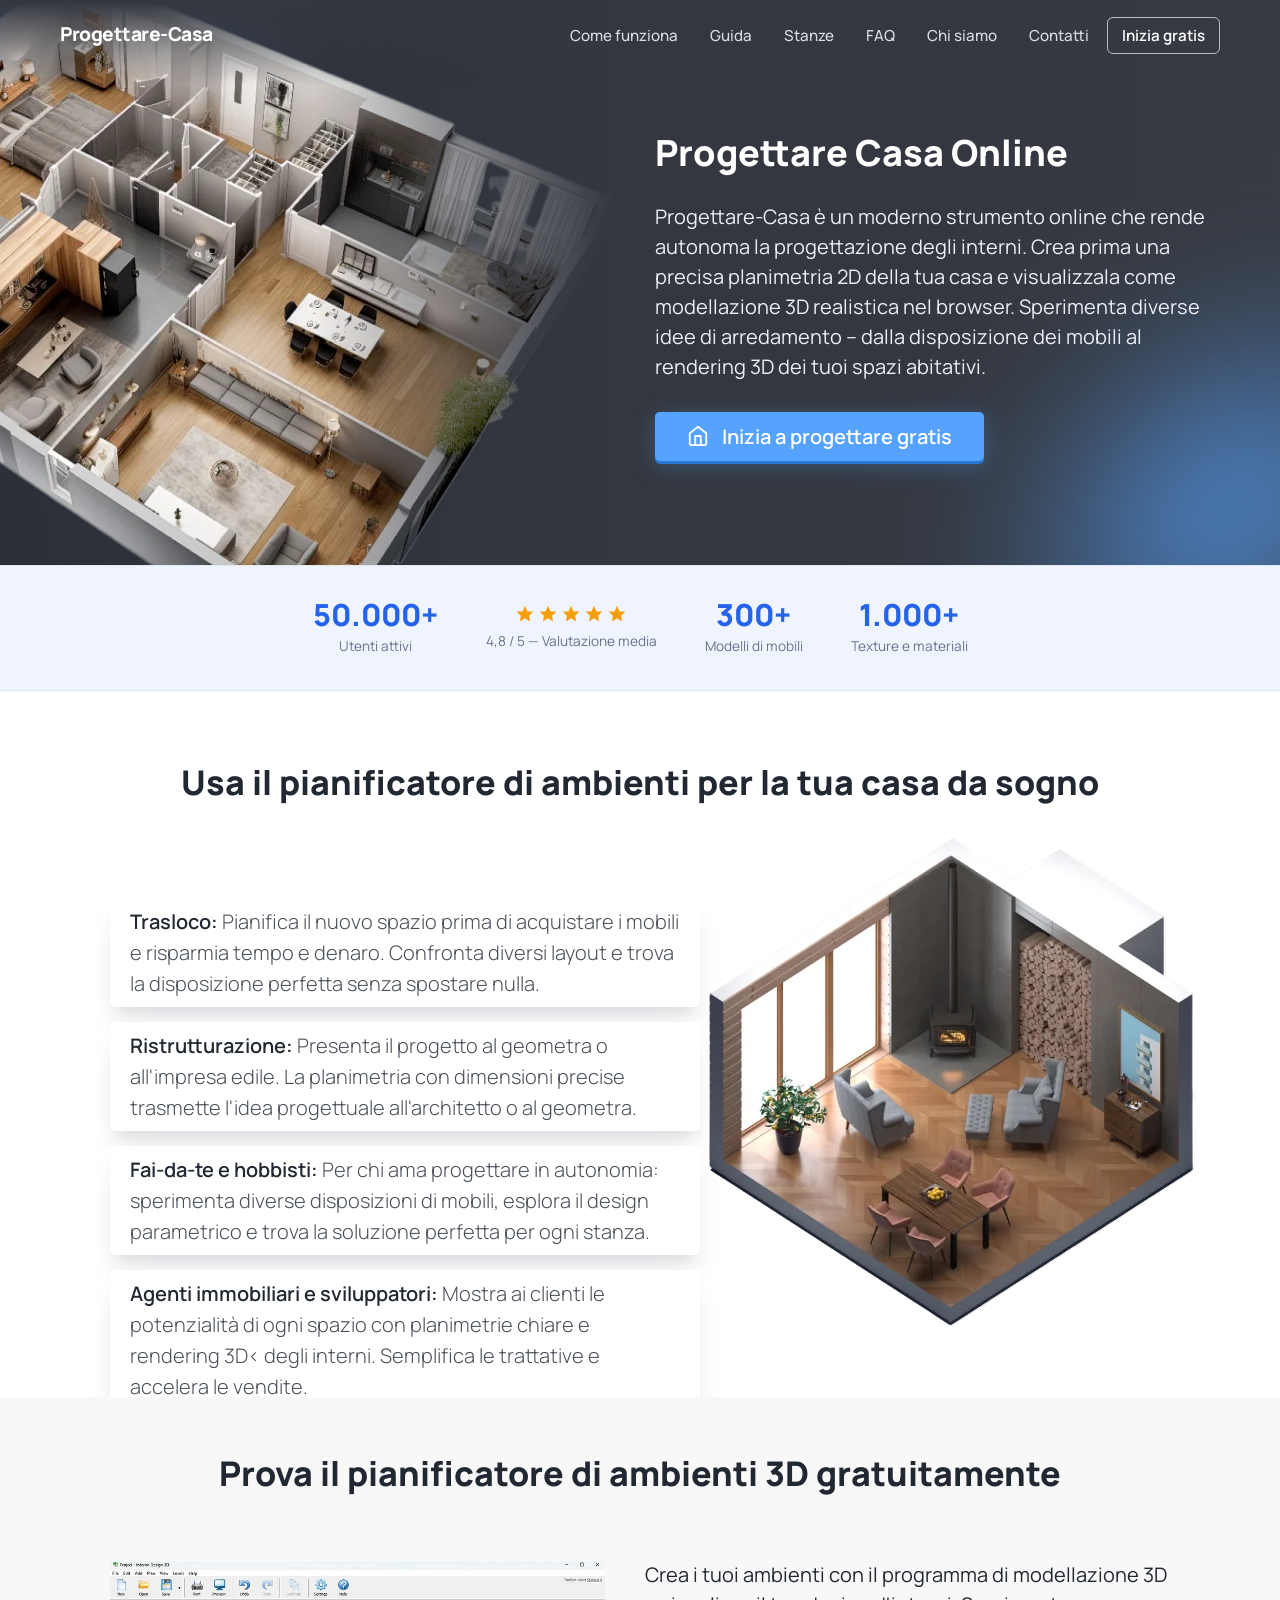
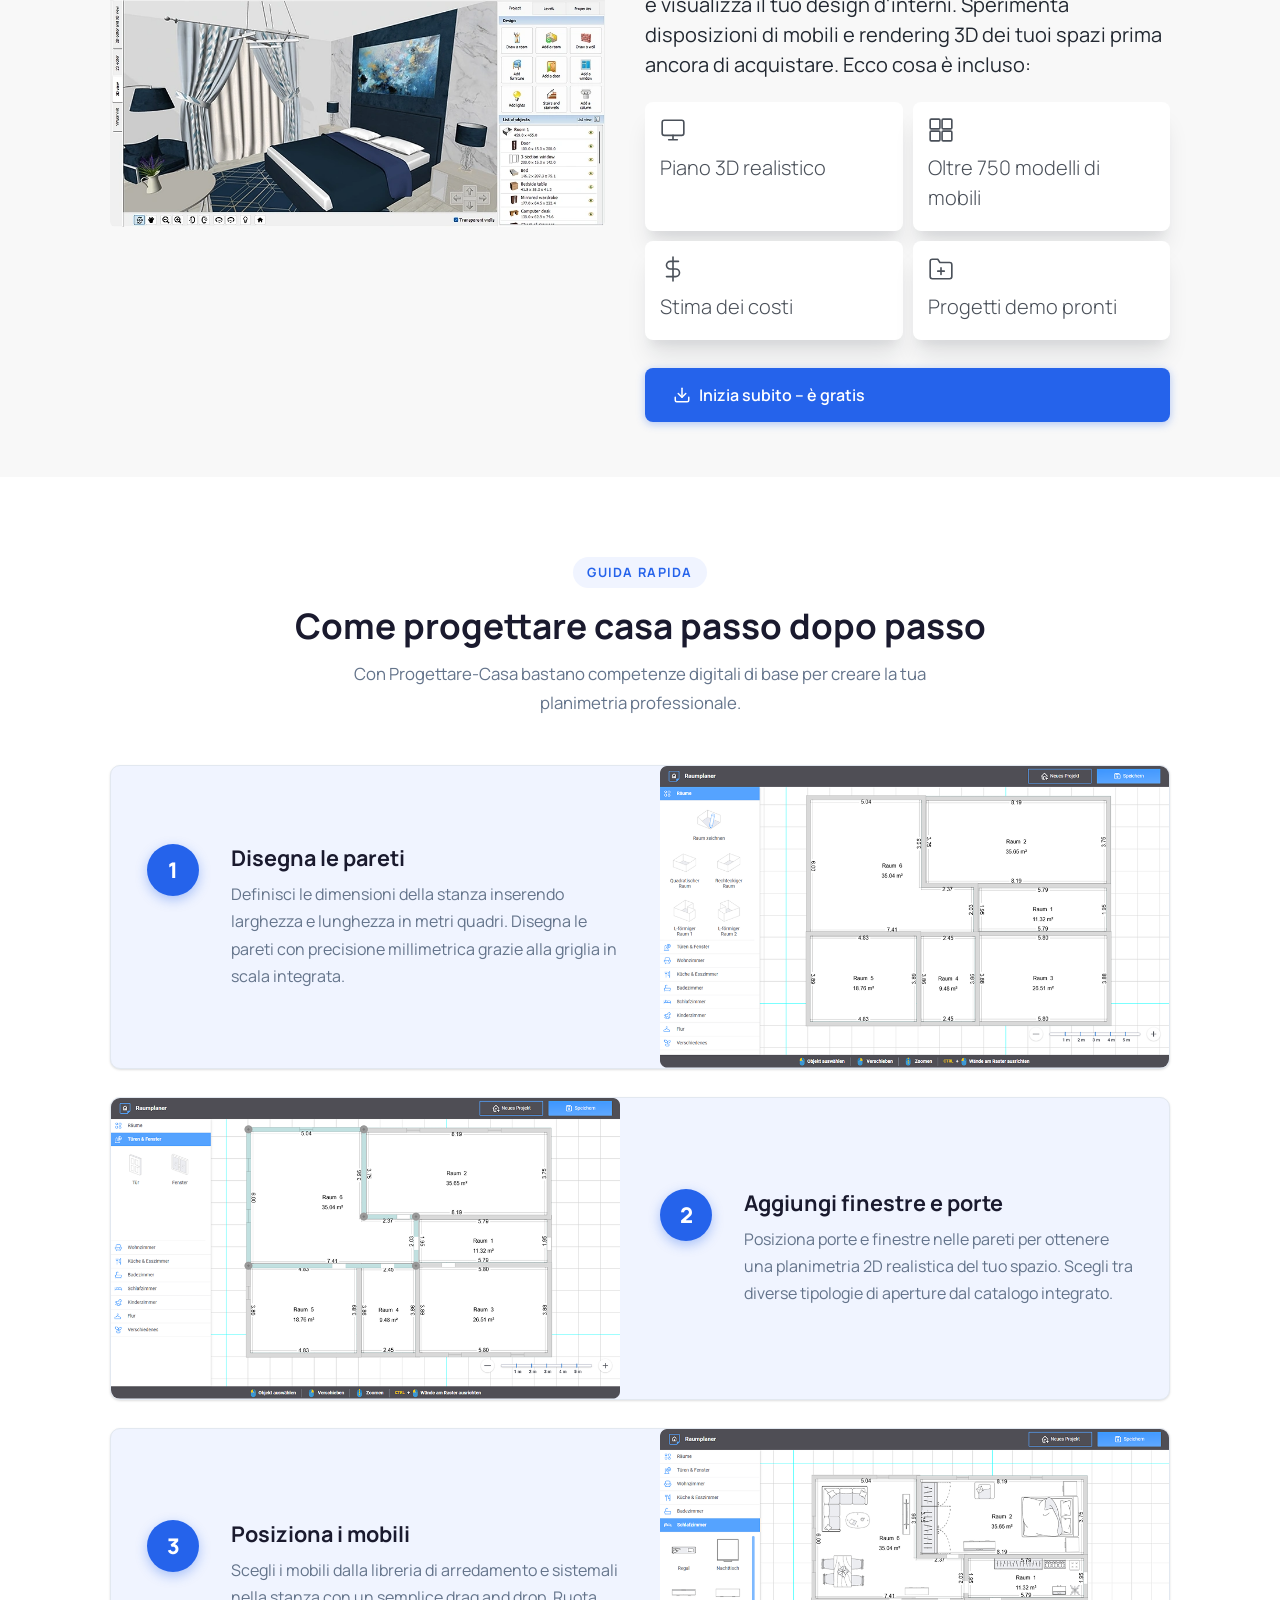
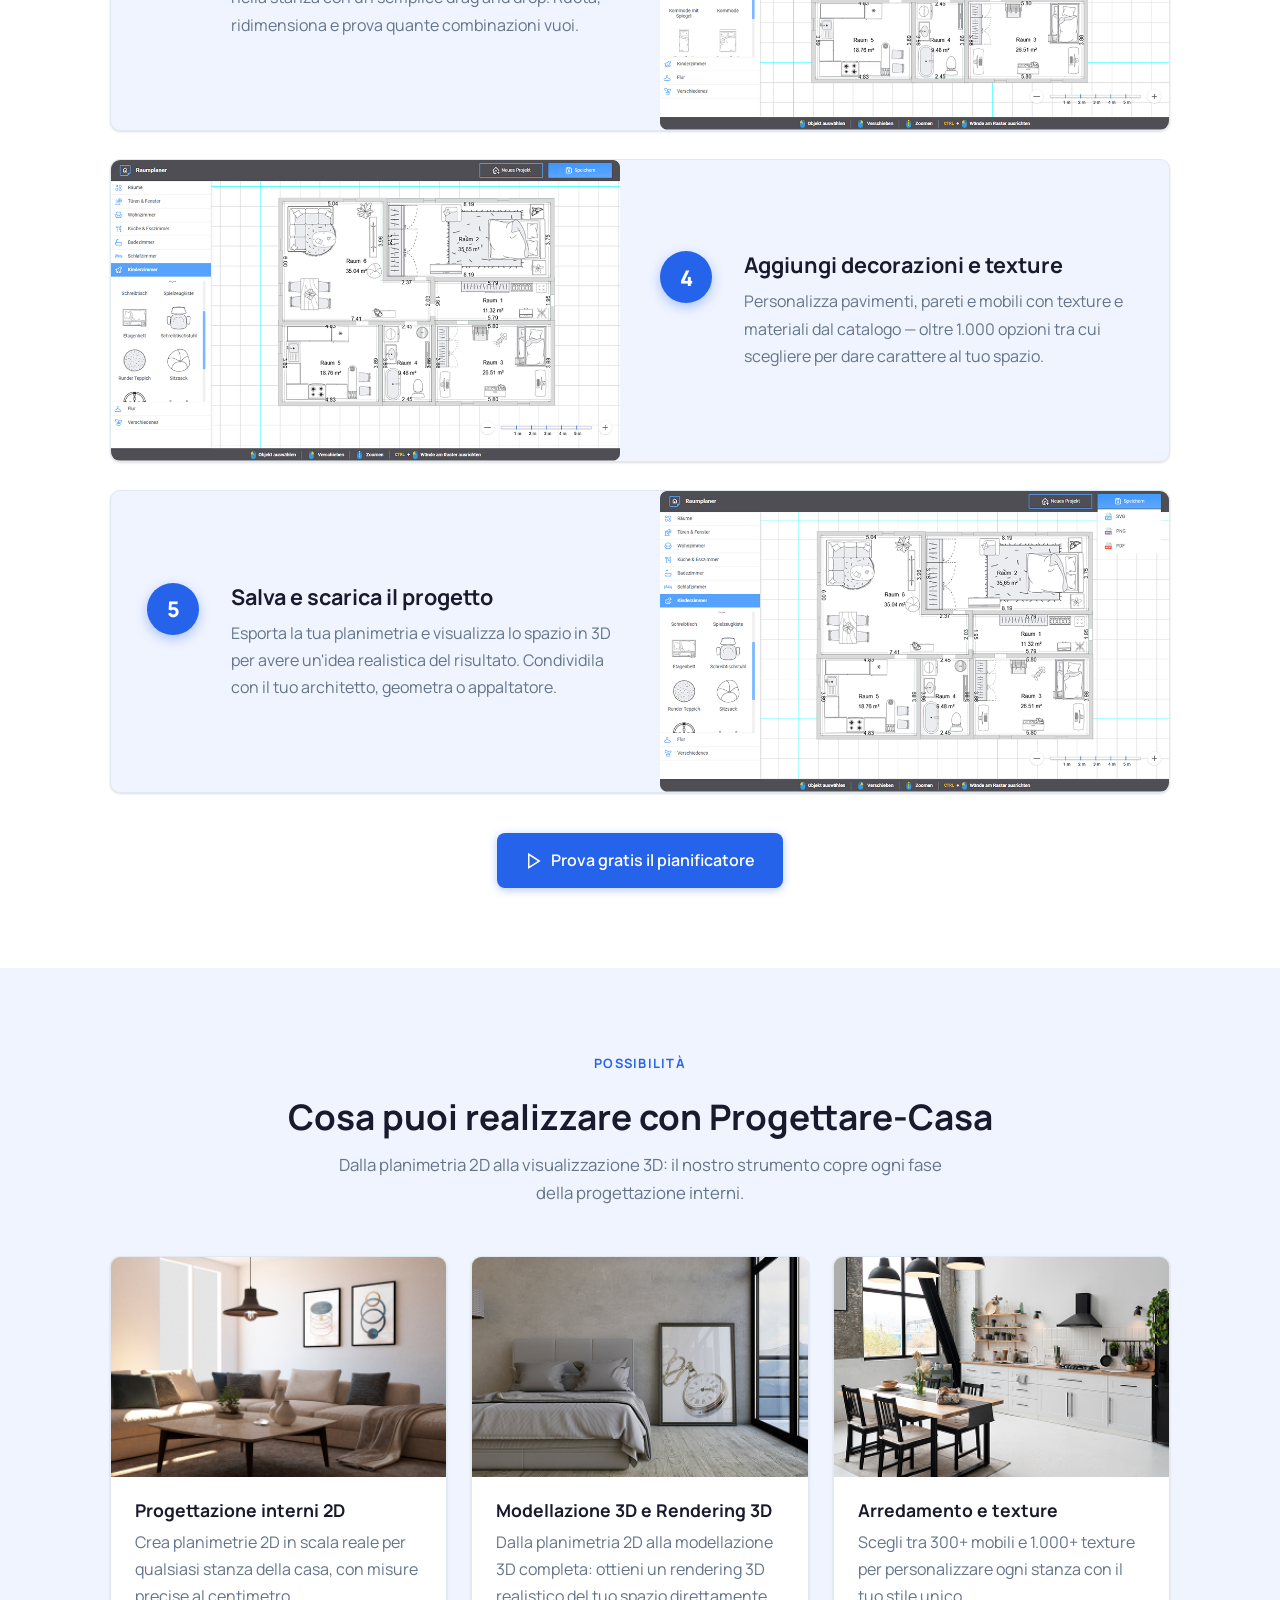
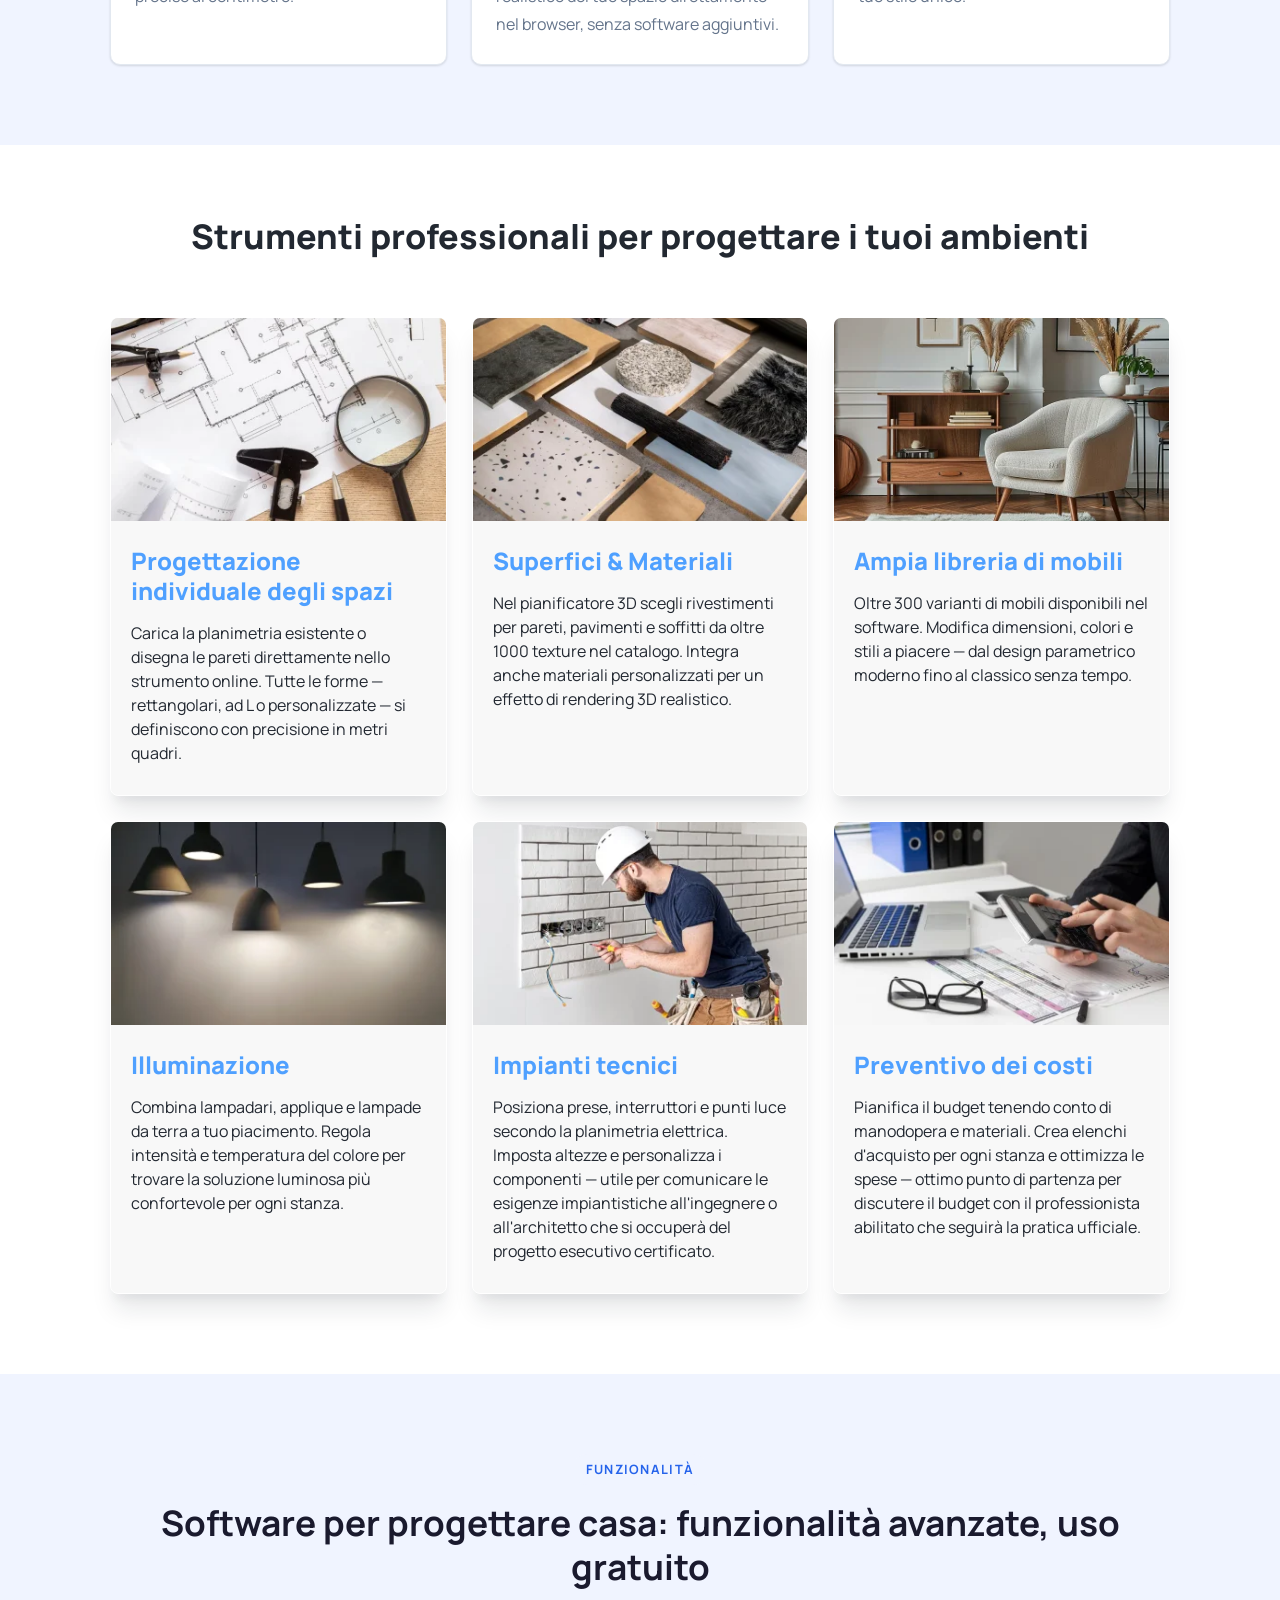
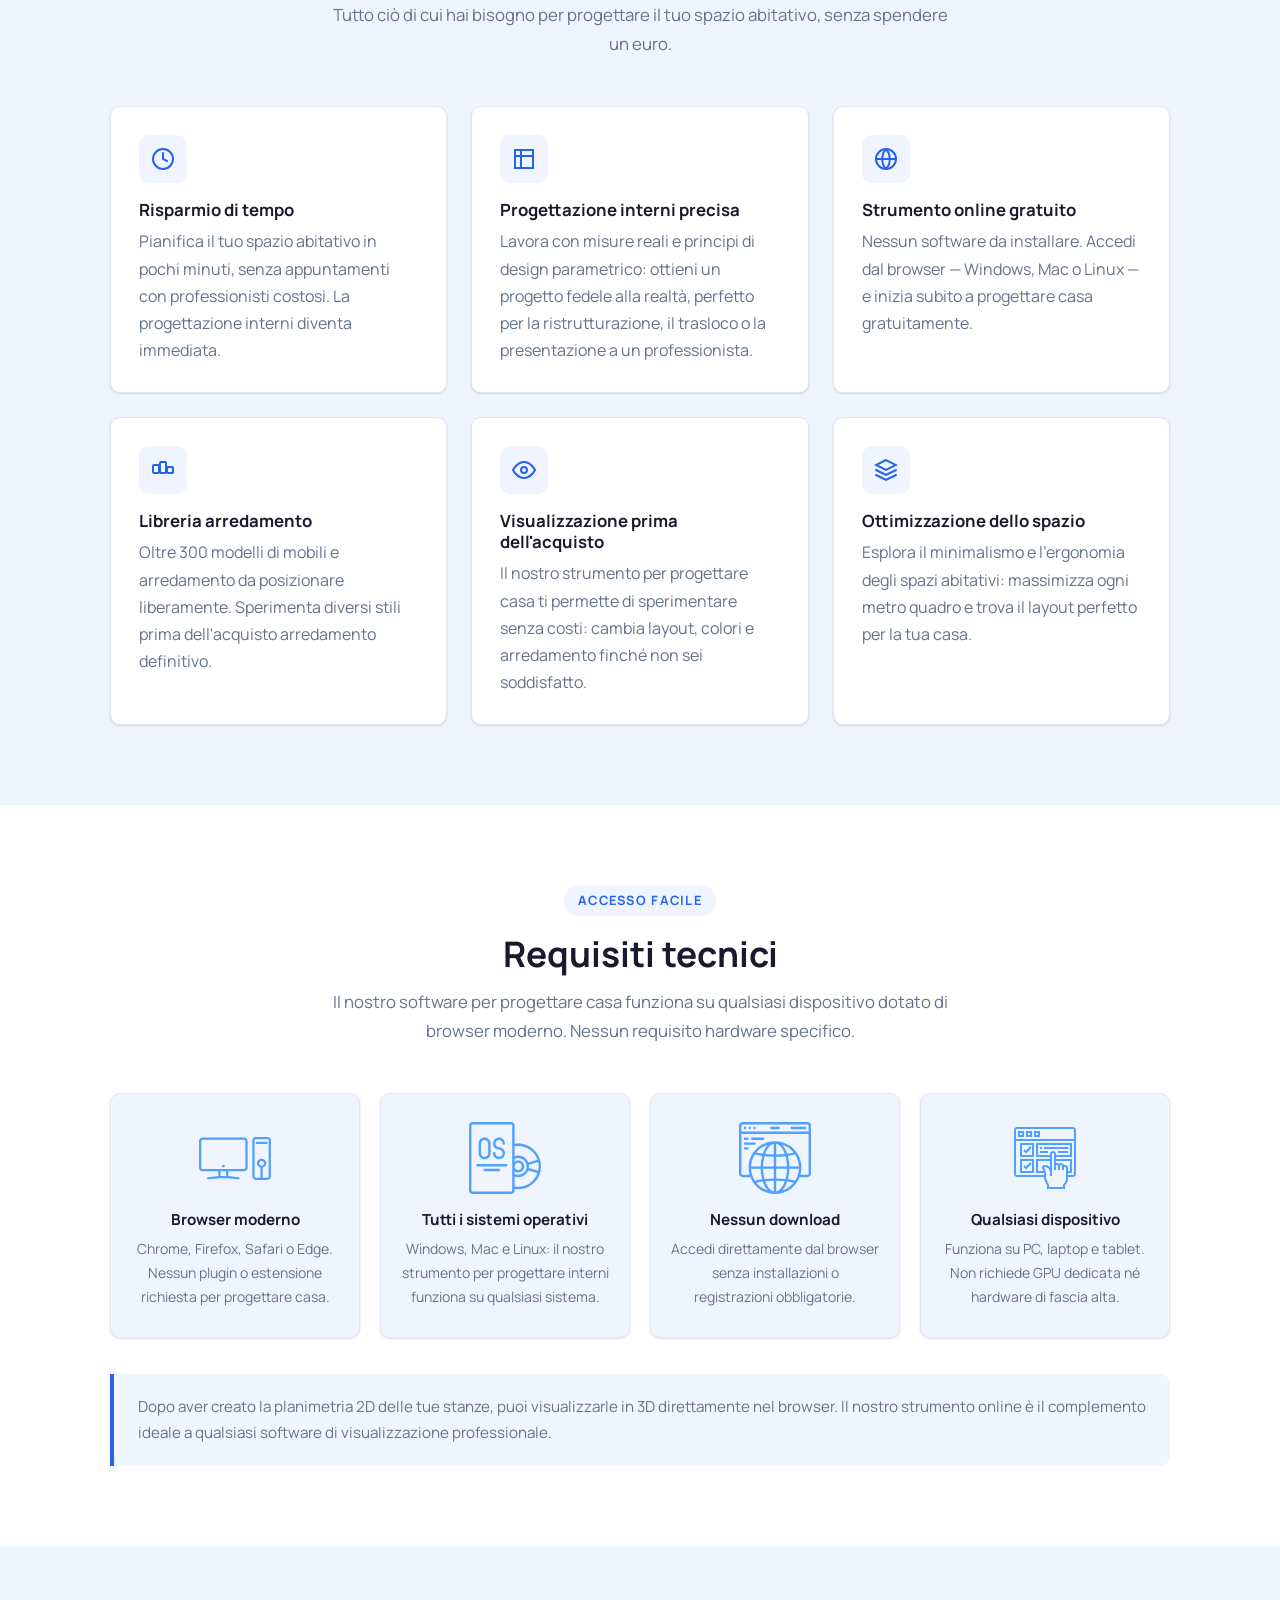
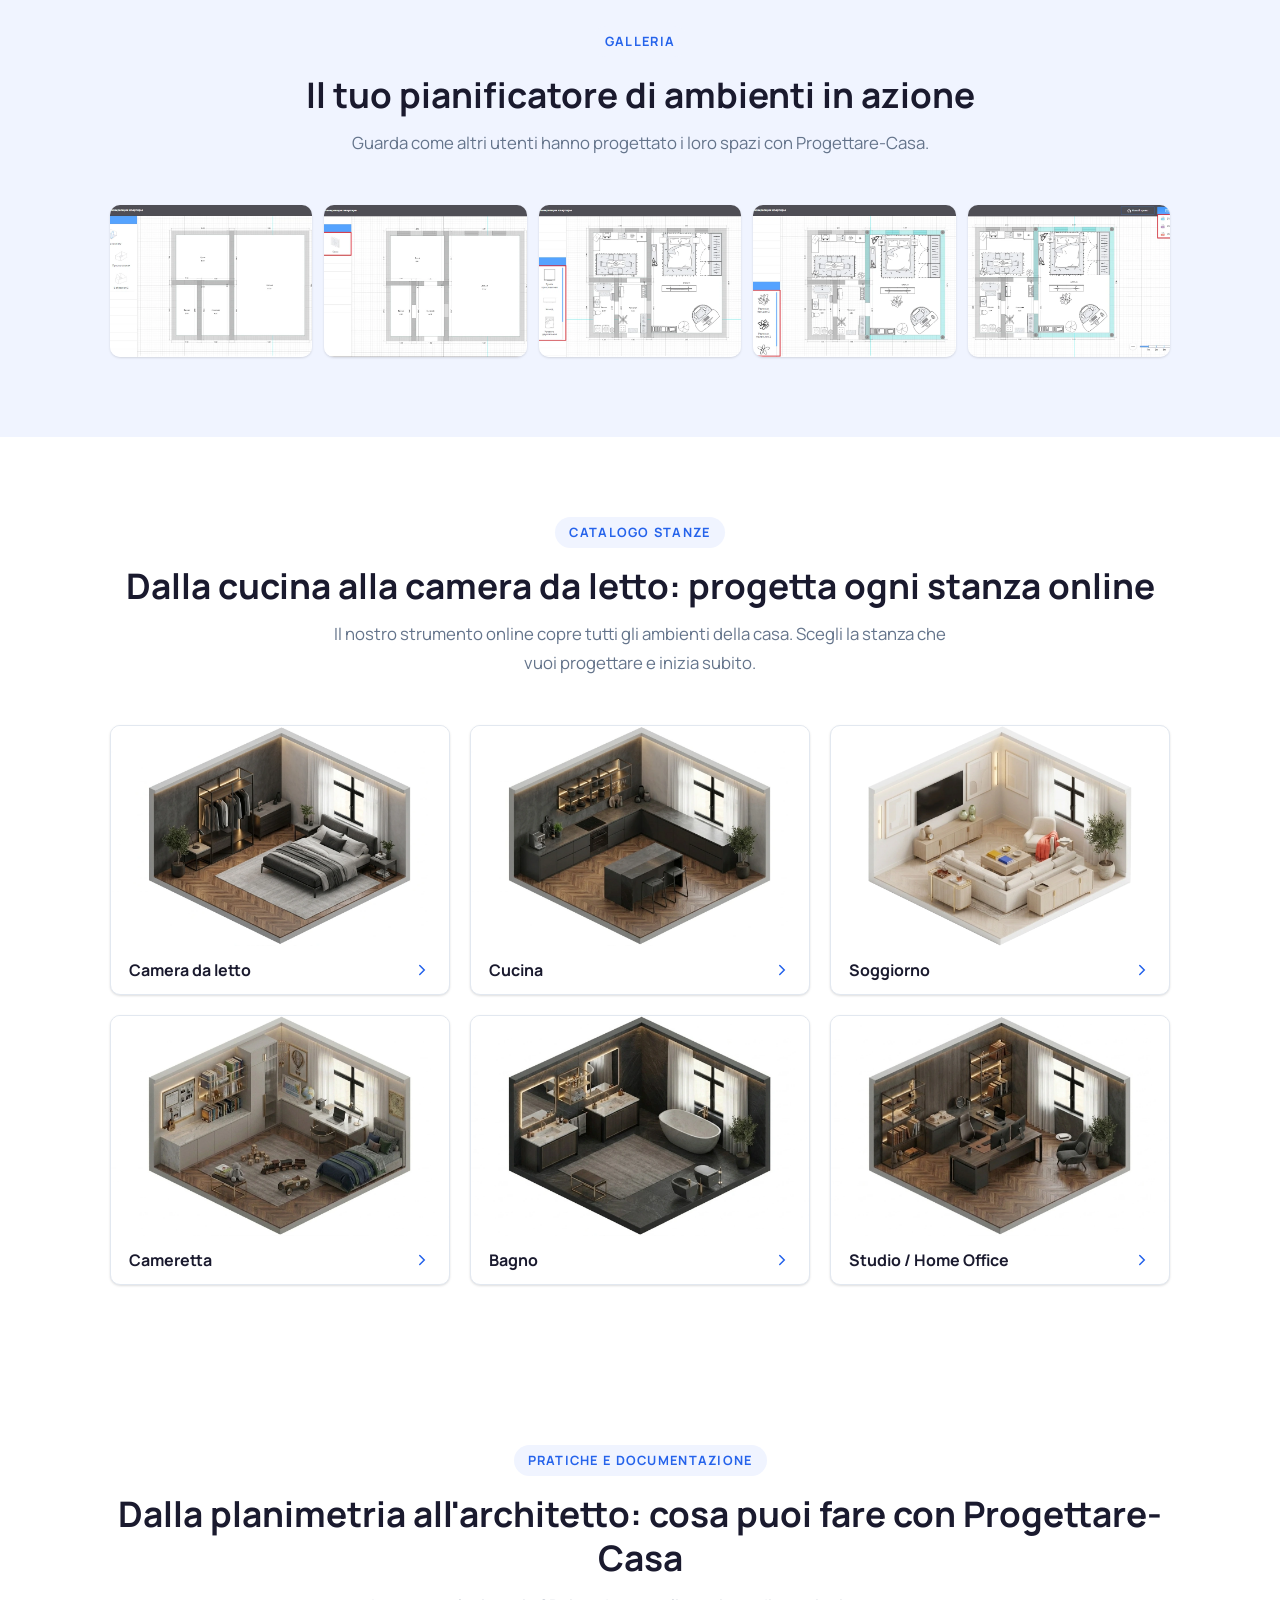
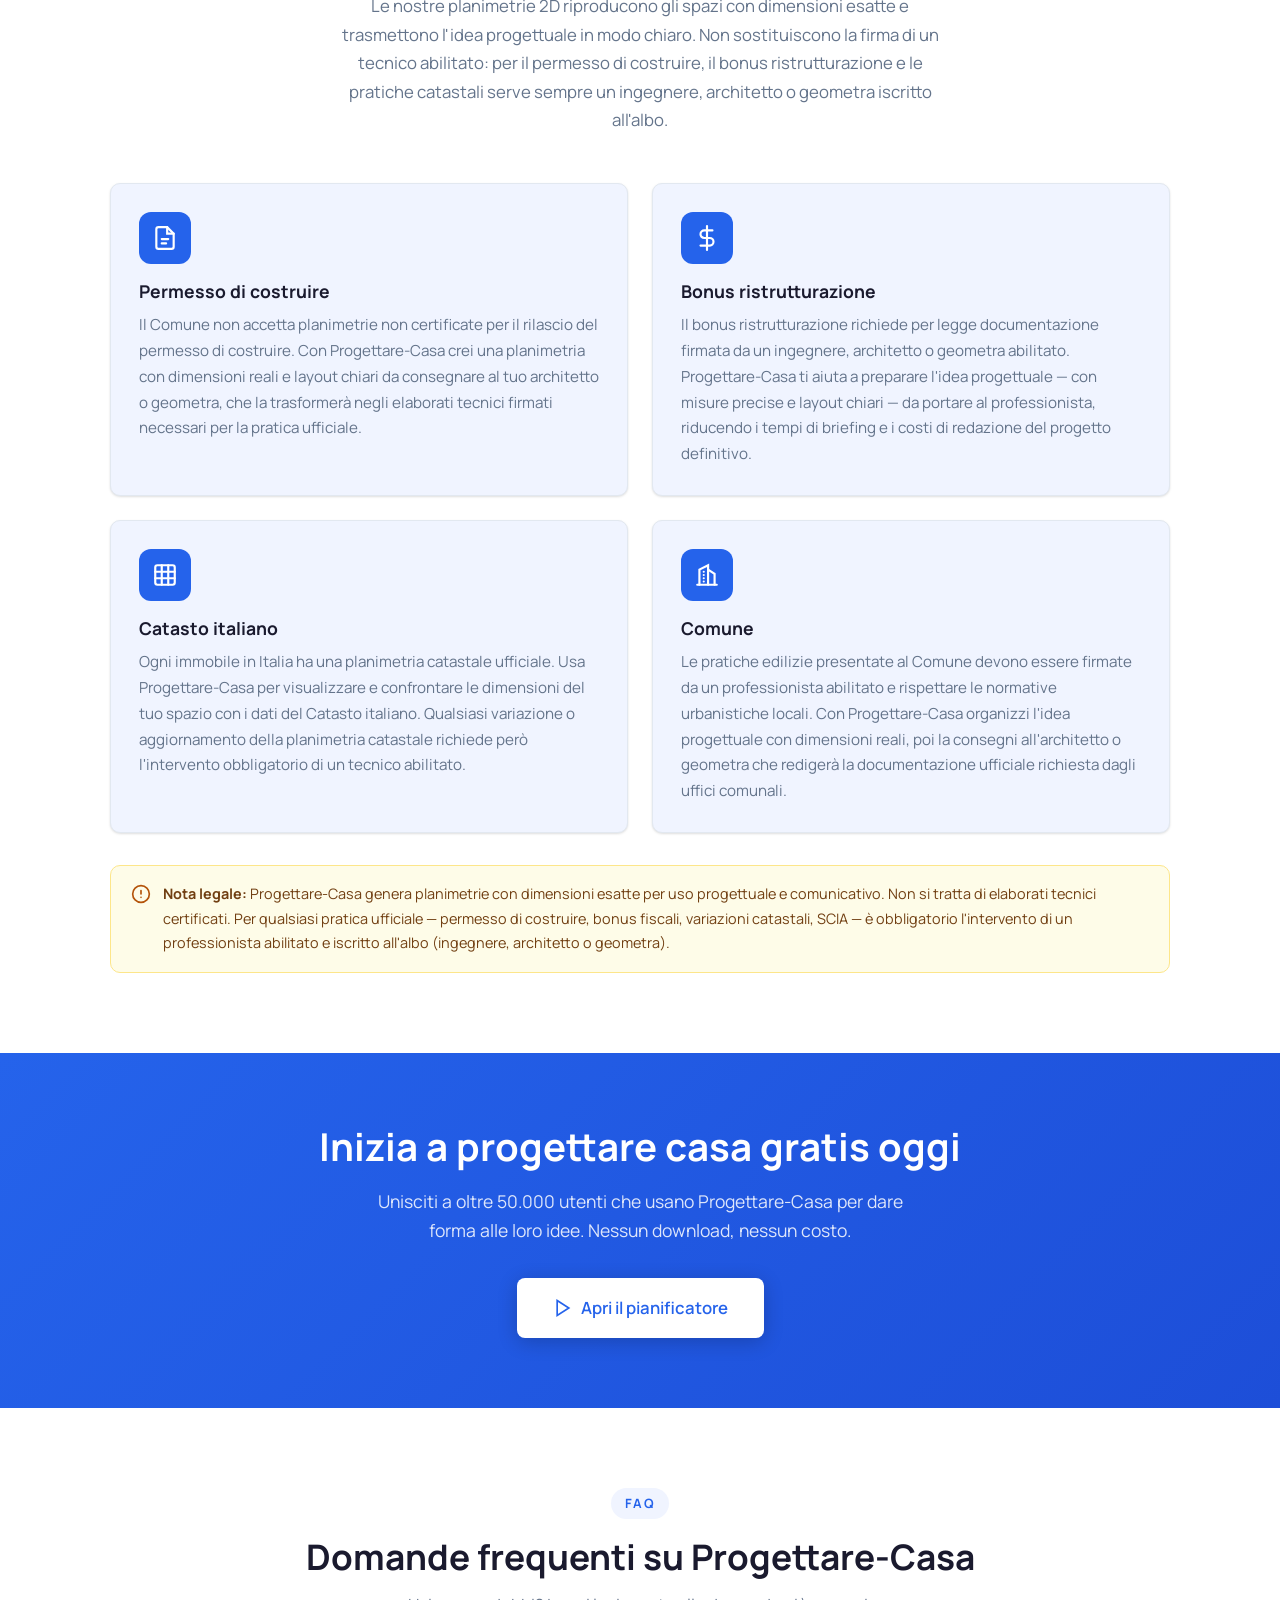
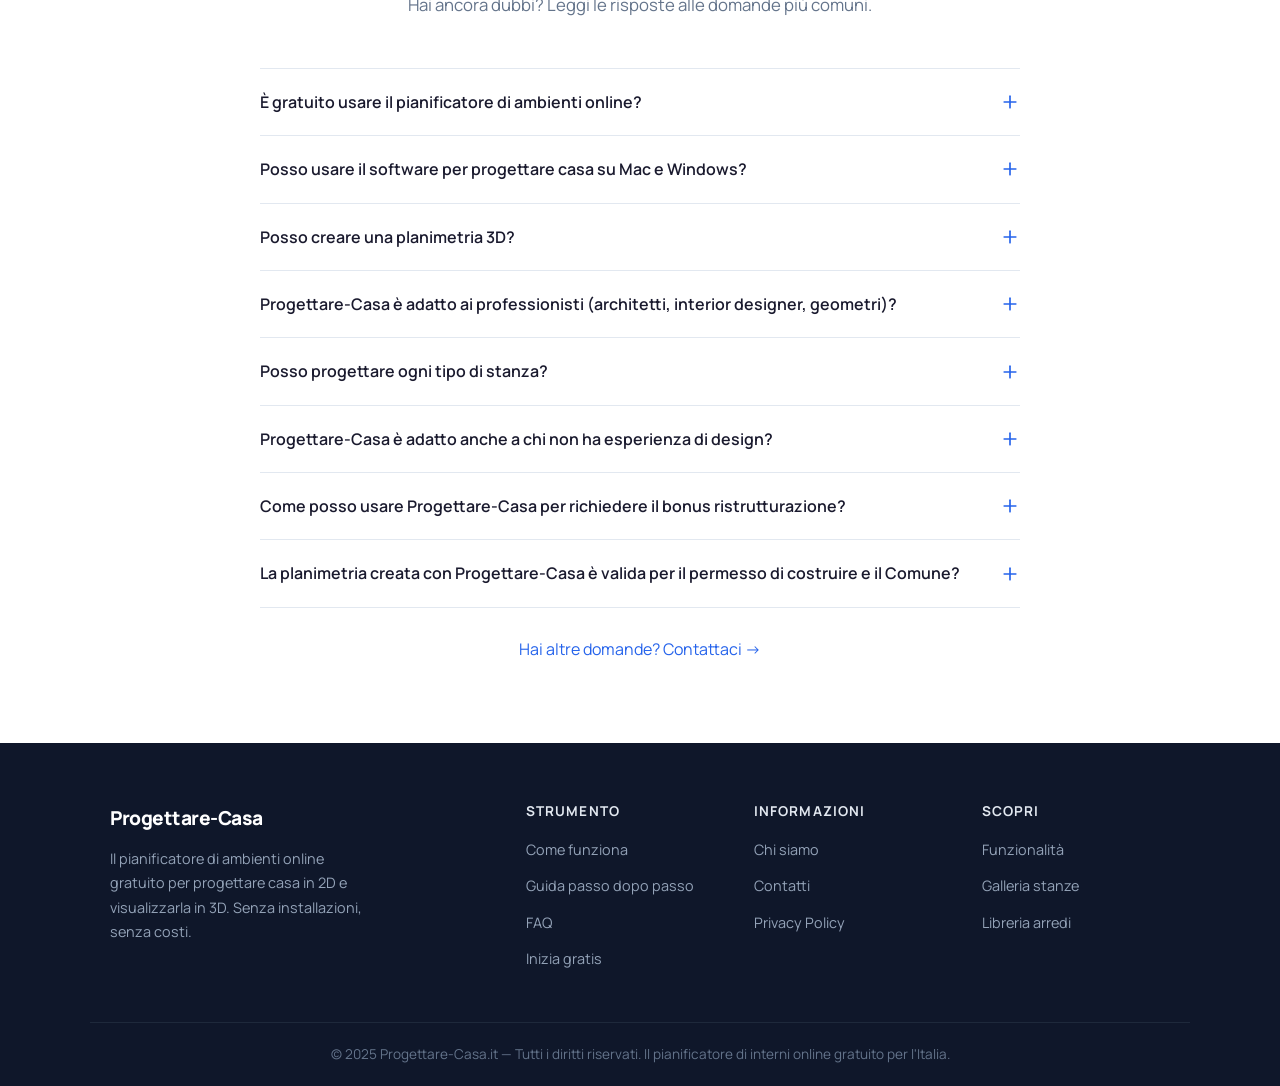
<file: index.html>
<!DOCTYPE html>
<html lang="it">
<head>
  <meta charset="UTF-8">
  <meta name="viewport" content="width=device-width, initial-scale=1.0">

  <!-- SEO Meta Tags -->
  <title>App per Progettare Casa Online Gratis – Software 2D e 3D per Interni</title>
  <meta name="description" content="Progettare casa non è mai stato così semplice. Usa il nostro strumento online gratuito per creare planimetrie 2D e visualizzarle in 3D. Nessun download richiesto.">
  <meta name="robots" content="index, follow">
  <link rel="canonical" href="https://progettare-casa.it/">

  <!-- Open Graph -->
  <meta property="og:title" content="App per Progettare Casa Online Gratis – Software 2D e 3D">
  <meta property="og:description" content="Crea la planimetria della tua casa online, gratis. Strumento 2D e 3D per interni senza download.">
  <meta property="og:type" content="website">
  <meta property="og:url" content="https://progettare-casa.it/">
  <meta property="og:site_name" content="Progettare-Casa">

  <!-- JSON-LD: SoftwareApplication -->
  <script type="application/ld+json">
  {
    "@context": "https://schema.org",
    "@type": "SoftwareApplication",
    "name": "Progettare-Casa",
    "url": "https://progettare-casa.it/",
    "applicationCategory": "DesignApplication",
    "operatingSystem": "Web Browser",
    "offers": {
      "@type": "Offer",
      "price": "0",
      "priceCurrency": "EUR"
    },
    "description": "Strumento online gratuito per progettare casa: crea planimetrie 2D e visualizzale in 3D direttamente nel browser.",
    "featureList": [
      "Pianificazione 2D in scala",
      "Visualizzazione 3D",
      "Libreria di mobili (300+ modelli)",
      "Catalogo texture e materiali (1000+)",
      "Nessun download richiesto"
    ],
    "publisher": {
      "@type": "Organization",
      "name": "Progettare-Casa",
      "url": "https://progettare-casa.it/"
    }
  }
  </script>

  <!-- JSON-LD: HowTo -->
  <script type="application/ld+json">
  {
    "@context": "https://schema.org",
    "@type": "HowTo",
    "name": "Come progettare casa passo dopo passo",
    "description": "Guida per creare una planimetria 2D della tua casa con lo strumento online Progettare-Casa.",
    "step": [
      { "@type": "HowToStep", "position": 1, "name": "Disegna le pareti", "text": "Definisci le dimensioni della stanza in metri quadri e disegna le pareti con precisione." },
      { "@type": "HowToStep", "position": 2, "name": "Aggiungi finestre e porte", "text": "Posiziona porte e finestre nelle pareti per ottenere una planimetria 2D realistica." },
      { "@type": "HowToStep", "position": 3, "name": "Posiziona i mobili", "text": "Scegli i mobili dalla libreria di arredamento e sistemali con drag and drop." },
      { "@type": "HowToStep", "position": 4, "name": "Aggiungi decorazioni e texture", "text": "Personalizza pavimenti, pareti e mobili con texture e materiali dal catalogo." },
      { "@type": "HowToStep", "position": 5, "name": "Salva e scarica il progetto", "text": "Esporta la planimetria e visualizza lo spazio in 3D per condividerla con i professionisti." }
    ]
  }
  </script>

  <!-- JSON-LD: FAQPage -->
  <script type="application/ld+json">
  {
    "@context": "https://schema.org",
    "@type": "FAQPage",
    "mainEntity": [
      {
        "@type": "Question",
        "name": "È gratuito usare il pianificatore di ambienti online?",
        "acceptedAnswer": { "@type": "Answer", "text": "Sì, Progettare-Casa è completamente gratuito. Non è necessario scaricare software: funziona direttamente nel browser." }
      },
      {
        "@type": "Question",
        "name": "Posso usare il software per progettare casa su Mac e Windows?",
        "acceptedAnswer": { "@type": "Answer", "text": "Sì. Lo strumento è compatibile con tutti i sistemi operativi, inclusi Windows, Mac e Linux. È sufficiente un browser moderno." }
      },
      {
        "@type": "Question",
        "name": "Posso creare una planimetria 3D?",
        "acceptedAnswer": { "@type": "Answer", "text": "Sì. Dopo aver disegnato la planimetria 2D, puoi visualizzare lo spazio in 3D per avere un'idea realistica del risultato finale." }
      },
      {
        "@type": "Question",
        "name": "Progettare-Casa è adatto ai professionisti come architetti e interior designer?",
        "acceptedAnswer": { "@type": "Answer", "text": "Assolutamente. Architetti, interior designer e geometri usano Progettare-Casa per comunicare idee di design ai clienti e condividere planimetrie." }
      },
      {
        "@type": "Question",
        "name": "Posso progettare ogni tipo di stanza?",
        "acceptedAnswer": { "@type": "Answer", "text": "Sì: camera da letto, cucina, soggiorno, cameretta, bagno e studio. Ogni tipo di stanza ha elementi dedicati nel catalogo." }
      }
    ]
  }
  </script>

  <!-- Manrope font (matches raum-planer-online.de) -->
  <link rel="preconnect" href="https://fonts.googleapis.com">
  <link rel="preconnect" href="https://fonts.gstatic.com" crossorigin>
  <link href="https://fonts.googleapis.com/css2?family=Manrope:wght@400;500;600;700;800&display=swap" rel="stylesheet">

  <!-- Styles -->
  <link rel="stylesheet" href="css/style.css">
  <link rel="stylesheet" href="css/progettare-casa.css">
</head>
<body class="page-hero">

<!-- ═══════════════════════════════════════════════
     HEADER
═══════════════════════════════════════════════ -->
<header>
  <nav class="site-nav" aria-label="Navigazione principale">
    <a href="index.html" class="logo">Progettare-Casa</a>

    <input type="checkbox" id="nav-toggle" class="nav-toggle-checkbox" aria-label="Apri menu">
    <label for="nav-toggle" class="nav-toggle-label" aria-label="Menu">
      <svg class="icon" aria-hidden="true" viewBox="0 0 24 24" width="24" height="24"
           fill="none" stroke="currentColor" stroke-width="2" stroke-linecap="round">
        <line x1="3" y1="6" x2="21" y2="6"/>
        <line x1="3" y1="12" x2="21" y2="12"/>
        <line x1="3" y1="18" x2="21" y2="18"/>
      </svg>
    </label>

    <ul class="nav-links">
      <li><a href="#come-funziona">Come funziona</a></li>
      <li><a href="#guida">Guida</a></li>
      <li><a href="#stanze">Stanze</a></li>
      <li><a href="#faq">FAQ</a></li>
      <li><a href="chi-siamo.html">Chi siamo</a></li>
      <li><a href="contatti.html">Contatti</a></li>
      <li><a href="#inizia" class="nav-cta">Inizia gratis</a></li>
    </ul>
  </nav>
</header>

<!-- ═══════════════════════════════════════════════
     MAIN
═══════════════════════════════════════════════ -->
<main>

  <!-- ── Block 1: Hero ─────────────────────────────────────── -->
  <section class="hero" id="hero">
    <div class="hero-inner">

      <!-- room.webp as CSS background with gradient overlays -->
      <div class="hero-room-img" aria-hidden="true"></div>

      <!-- Text content (right column) -->
      <div class="hero-text">
        <h1 class="hero-title">Progettare Casa Online</h1>
        <p class="hero-subtitle">
          Progettare-Casa è un moderno strumento online che rende autonoma la
          progettazione degli interni. Crea prima una precisa
          planimetria 2D della tua casa e visualizzala come
          modellazione 3D realistica nel browser. Sperimenta diverse idee
          di arredamento – dalla disposizione dei mobili al rendering 3D
          dei tuoi spazi abitativi.
        </p>
        <a href="#come-funziona" class="btn-blue" id="inizia">
          <svg aria-hidden="true" viewBox="0 0 24 24" width="22" height="22"
               fill="none" stroke="currentColor" stroke-width="2" stroke-linecap="round" stroke-linejoin="round">
            <path d="M3 9l9-7 9 7v11a2 2 0 0 1-2 2H5a2 2 0 0 1-2-2z"/>
            <polyline points="9 22 9 12 15 12 15 22"/>
          </svg>
          Inizia a progettare gratis
        </a>
      </div>

    </div>
  </section>

  <!-- ── Trust Bar ──────────────────────────────────────────── -->
  <div class="trust-bar">
    <div class="trust-bar-inner">
      <div class="trust-item">
        <span class="trust-num">50.000+</span>
        <span class="trust-label">Utenti attivi</span>
      </div>
      <div class="trust-item">
        <div class="stars">
          <svg class="icon" role="img" viewBox="0 0 24 24" width="20" height="20" fill="currentColor"><title>Stella</title><polygon points="12 2 15 9 22 9 17 14 18 21 12 17 6 21 7 14 2 9 9 9"/></svg>
          <svg class="icon" role="img" viewBox="0 0 24 24" width="20" height="20" fill="currentColor"><title>Stella</title><polygon points="12 2 15 9 22 9 17 14 18 21 12 17 6 21 7 14 2 9 9 9"/></svg>
          <svg class="icon" role="img" viewBox="0 0 24 24" width="20" height="20" fill="currentColor"><title>Stella</title><polygon points="12 2 15 9 22 9 17 14 18 21 12 17 6 21 7 14 2 9 9 9"/></svg>
          <svg class="icon" role="img" viewBox="0 0 24 24" width="20" height="20" fill="currentColor"><title>Stella</title><polygon points="12 2 15 9 22 9 17 14 18 21 12 17 6 21 7 14 2 9 9 9"/></svg>
          <svg class="icon" role="img" viewBox="0 0 24 24" width="20" height="20" fill="currentColor"><title>Stella</title><polygon points="12 2 15 9 22 9 17 14 18 21 12 17 6 21 7 14 2 9 9 9"/></svg>
        </div>
        <span class="trust-label">4,8 / 5 — Valutazione media</span>
      </div>
      <div class="trust-item">
        <span class="trust-num">300+</span>
        <span class="trust-label">Modelli di mobili</span>
      </div>
      <div class="trust-item">
        <span class="trust-num">1.000+</span>
        <span class="trust-label">Texture e materiali</span>
      </div>
    </div>
  </div>

  <!-- ── Advantage: Perché sceglierci ─────────────────────── -->
  <section class="advantage-section">
    <div class="container">
      <h2 class="advantage-title">Usa il pianificatore di ambienti per la tua casa da sogno</h2>
      <div class="advantage-group">

        <div class="advantage-grid">

          <div class="advantage-item">
            <p class="advantage-item-desc"><strong>Trasloco:</strong> Pianifica il nuovo spazio prima di acquistare i mobili e risparmia tempo e denaro. Confronta diversi layout e trova la disposizione perfetta senza spostare nulla.</p>
          </div>

          <div class="advantage-item">
            <p class="advantage-item-desc"><strong>Ristrutturazione:</strong> Presenta il progetto al geometra o all'impresa edile. La planimetria con dimensioni precise trasmette l'idea progettuale all'architetto o al geometra. </p>
          </div>

          <div class="advantage-item">
            <p class="advantage-item-desc"><strong>Fai-da-te e hobbisti:</strong> Per chi ama progettare in autonomia: sperimenta diverse disposizioni di mobili, esplora il design parametrico e trova la soluzione perfetta per ogni stanza.</p>
          </div>

          <div class="advantage-item">
            <p class="advantage-item-desc"><strong>Agenti immobiliari e sviluppatori:</strong> Mostra ai clienti le potenzialità di ogni spazio con planimetrie chiare e rendering 3D< degli interni. Semplifica le trattative e accelera le vendite.</p>
          </div>

        </div><!-- /advantage-grid -->

        <!-- Isometric room image with blue glow -->
        <div class="advantage-img" aria-hidden="true"></div>

      </div><!-- /advantage-group -->
    </div>
  </section>

  <!-- ── Block 2: Come funziona ─────────────────────────────── -->
  <section class="func-section" id="come-funziona">
    <div class="container">
      <h2 class="func-title">Prova il pianificatore di ambienti 3D gratuitamente</h2>

      <div class="func-group">

        <!-- Left: software screenshot -->
        <div class="func-pic">
          <img src="images/example.webp"
               alt="Esempio di progettazione 3D online – pianificatore di interni con modellazione 3D"
               width="851" height="453" loading="lazy" />
        </div>

        <!-- Right: description + 2×2 feature grid + CTA -->
        <div class="func-info">
          <p class="func-desc">Crea i tuoi ambienti con il programma di modellazione 3D e visualizza il tuo design d'interni. Sperimenta disposizioni di mobili e rendering 3D dei tuoi spazi prima ancora di acquistare. Ecco cosa è incluso:</p>

          <div class="func-grid">

            <div class="func-item">
              <div class="func-item-icon">
                <svg width="26" height="26" viewBox="0 0 24 24" fill="none"
                     stroke="rgb(74,80,89)" stroke-width="1.5" stroke-linecap="round" stroke-linejoin="round">
                  <rect x="2" y="3" width="20" height="14" rx="2"/>
                  <path d="M8 21h8M12 17v4"/>
                </svg>
              </div>
              <p class="func-item-desc">Piano 3D realistico</p>
            </div>

            <div class="func-item">
              <div class="func-item-icon">
                <svg width="26" height="26" viewBox="0 0 24 24" fill="none"
                     stroke="rgb(74,80,89)" stroke-width="1.5" stroke-linecap="round" stroke-linejoin="round">
                  <rect x="2" y="2" width="9" height="9" rx="1"/>
                  <rect x="13" y="2" width="9" height="9" rx="1"/>
                  <rect x="2" y="13" width="9" height="9" rx="1"/>
                  <rect x="13" y="13" width="9" height="9" rx="1"/>
                </svg>
              </div>
              <p class="func-item-desc">Oltre 750 modelli di mobili</p>
            </div>

            <div class="func-item">
              <div class="func-item-icon">
                <svg width="26" height="26" viewBox="0 0 24 24" fill="none"
                     stroke="rgb(74,80,89)" stroke-width="1.5" stroke-linecap="round" stroke-linejoin="round">
                  <path d="M12 1v22M17 5H9.5a3.5 3.5 0 0 0 0 7h5a3.5 3.5 0 0 1 0 7H6"/>
                </svg>
              </div>
              <p class="func-item-desc">Stima dei costi</p>
            </div>

            <div class="func-item">
              <div class="func-item-icon">
                <svg width="26" height="26" viewBox="0 0 24 24" fill="none"
                     stroke="rgb(74,80,89)" stroke-width="1.5" stroke-linecap="round" stroke-linejoin="round">
                  <path d="M22 19a2 2 0 0 1-2 2H4a2 2 0 0 1-2-2V5a2 2 0 0 1 2-2h5l2 3h9a2 2 0 0 1 2 2z"/>
                  <line x1="12" y1="11" x2="12" y2="17"/>
                  <line x1="9" y1="14" x2="15" y2="14"/>
                </svg>
              </div>
              <p class="func-item-desc">Progetti demo pronti</p>
            </div>

          </div><!-- /func-grid -->

          <a href="https://progettare-casa.it" class="btn btn-primary" style="text-align:center;">
            <svg width="18" height="18" viewBox="0 0 24 24" fill="none"
                 stroke="currentColor" stroke-width="2" stroke-linecap="round" stroke-linejoin="round"
                 aria-hidden="true">
              <path d="M21 15v4a2 2 0 0 1-2 2H5a2 2 0 0 1-2-2v-4"/>
              <polyline points="7 10 12 15 17 10"/>
              <line x1="12" y1="15" x2="12" y2="3"/>
            </svg>
            Inizia subito – è gratis
          </a>
        </div><!-- /func-info -->

      </div><!-- /func-group -->
    </div>
  </section>

  <!-- ── Block 3: Guida passo dopo passo con immagini ──────── -->
  <section class="steps-section" id="guida">
    <div class="container">
      <div class="section-header">
        <span class="section-label">Guida rapida</span>
        <h2>Come progettare casa passo dopo passo</h2>
        <p>Con Progettare-Casa bastano competenze digitali di base per creare la tua planimetria professionale.</p>
      </div>

      <div class="steps-list">

        <div class="step-card">
          <div class="step-card-text">
            <div class="step-number" aria-hidden="true">1</div>
            <div class="step-content">
              <h3>Disegna le pareti</h3>
              <p>Definisci le dimensioni della stanza inserendo larghezza e lunghezza in metri quadri. Disegna le pareti con precisione millimetrica grazie alla griglia in scala integrata.</p>
            </div>
          </div>
          <div class="step-card-image">
            <img src="images/step1.webp"
                 alt="Passo 1: Disegna le pareti nel pianificatore di casa online"
                 loading="lazy" />
          </div>
        </div>

        <div class="step-card step-card-reverse">
          <div class="step-card-text">
            <div class="step-number" aria-hidden="true">2</div>
            <div class="step-content">
              <h3>Aggiungi finestre e porte</h3>
              <p>Posiziona porte e finestre nelle pareti per ottenere una planimetria 2D realistica del tuo spazio. Scegli tra diverse tipologie di aperture dal catalogo integrato.</p>
            </div>
          </div>
          <div class="step-card-image">
            <img src="images/step2.webp"
                 alt="Passo 2: Aggiungi finestre e porte alla planimetria"
                 loading="lazy" />
          </div>
        </div>

        <div class="step-card">
          <div class="step-card-text">
            <div class="step-number" aria-hidden="true">3</div>
            <div class="step-content">
              <h3>Posiziona i mobili</h3>
              <p>Scegli i mobili dalla libreria di arredamento e sistemali nella stanza con un semplice drag and drop. Ruota, ridimensiona e prova quante combinazioni vuoi.</p>
            </div>
          </div>
          <div class="step-card-image">
            <img src="images/step3.webp"
                 alt="Passo 3: Posiziona i mobili con drag and drop"
                 loading="lazy" />
          </div>
        </div>

        <div class="step-card step-card-reverse">
          <div class="step-card-text">
            <div class="step-number" aria-hidden="true">4</div>
            <div class="step-content">
              <h3>Aggiungi decorazioni e texture</h3>
              <p>Personalizza pavimenti, pareti e mobili con texture e materiali dal catalogo — oltre 1.000 opzioni tra cui scegliere per dare carattere al tuo spazio.</p>
            </div>
          </div>
          <div class="step-card-image">
            <img src="images/step4.webp"
                 alt="Passo 4: Aggiungi texture e materiali alla planimetria"
                 loading="lazy" />
          </div>
        </div>

        <div class="step-card">
          <div class="step-card-text">
            <div class="step-number" aria-hidden="true">5</div>
            <div class="step-content">
              <h3>Salva e scarica il progetto</h3>
              <p>Esporta la tua planimetria e visualizza lo spazio in 3D per avere un'idea realistica del risultato. Condividila con il tuo architetto, geometra o appaltatore.</p>
            </div>
          </div>
          <div class="step-card-image">
            <img src="images/step5.webp"
                 alt="Passo 5: Salva e scarica la planimetria in 3D"
                 loading="lazy" />
          </div>
        </div>

      </div>

      <div class="steps-cta">
        <a href="#inizia" class="btn btn-primary">
          <svg class="icon" aria-hidden="true" viewBox="0 0 24 24" width="18" height="18"
               fill="none" stroke="currentColor" stroke-width="2" stroke-linecap="round">
            <polygon points="5 3 19 12 5 21 5 3"/>
          </svg>
          Prova gratis il pianificatore
        </a>
      </div>
    </div>
  </section>

  <!-- ── Block 4: Possibilità ───────────────────────────────── -->
  <section class="possibilities-section" id="possibilita">
    <div class="container">
      <div class="section-header">
        <span class="section-label">Possibilità</span>
        <h2>Cosa puoi realizzare con Progettare-Casa</h2>
        <p>Dalla planimetria 2D alla visualizzazione 3D: il nostro strumento copre ogni fase della progettazione interni.</p>
      </div>

      <div class="possibilities-grid">
        <div class="possibility-card">
          <div class="possibility-img">
            <img src="images/possibilities1.webp"
                 alt="Progettazione interni – pianificazione soggiorno in 2D"
                 loading="lazy" />
          </div>
          <div class="possibility-body">
            <h3>Progettazione interni 2D</h3>
            <p>Crea planimetrie 2D in scala reale per qualsiasi stanza della casa, con misure precise al centimetro.</p>
          </div>
        </div>

        <div class="possibility-card">
          <div class="possibility-img">
            <img src="images/possibilities2.webp"
                 alt="Modellazione 3D e rendering 3D – interior design della camera da letto"
                 loading="lazy" />
          </div>
          <div class="possibility-body">
            <h3>Modellazione 3D e Rendering 3D</h3>
            <p>Dalla planimetria 2D alla modellazione 3D completa: ottieni un rendering 3D realistico del tuo spazio direttamente nel browser, senza software aggiuntivi.</p>
          </div>
        </div>

        <div class="possibility-card">
          <div class="possibility-img">
            <img src="images/possibilities3.webp"
                 alt="Arredamento e texture – personalizzazione materiali"
                 loading="lazy" />
          </div>
          <div class="possibility-body">
            <h3>Arredamento e texture</h3>
            <p>Scegli tra 300+ mobili e 1.000+ texture per personalizzare ogni stanza con il tuo stile unico.</p>
          </div>
        </div>
      </div>
    </div>
  </section>

  <!-- ── Block 5: Strumenti professionali ─────────────────── -->
  <section class="power-section" id="strumenti">
    <div class="container">
      <h2 class="power-title">Strumenti professionali per progettare i tuoi ambienti</h2>

      <div class="power-grid">

        <div class="power-item">
          <div class="power-item-pic">
            <img src="images/item-01.webp"
                 alt="Progettazione individuale degli spazi – pianificatore di ambienti online"
                 loading="lazy" width="363" height="203" />
          </div>
          <div class="power-item-info">
            <h3 class="power-item-title">Progettazione individuale degli spazi</h3>
            <p class="power-item-desc">Carica la planimetria esistente o disegna le pareti direttamente nello strumento online. Tutte le forme — rettangolari, ad L o personalizzate — si definiscono con precisione in metri quadri.</p>
          </div>
        </div>

        <div class="power-item">
          <div class="power-item-pic">
            <img src="images/item-02.webp"
                 alt="Superfici e materiali – oltre 1000 texture nel catalogo 3D"
                 loading="lazy" width="363" height="203" />
          </div>
          <div class="power-item-info">
            <h3 class="power-item-title">Superfici &amp; Materiali</h3>
            <p class="power-item-desc">Nel pianificatore 3D scegli rivestimenti per pareti, pavimenti e soffitti da oltre 1000 texture nel catalogo. Integra anche materiali personalizzati per un effetto di rendering 3D realistico.</p>
          </div>
        </div>

        <div class="power-item">
          <div class="power-item-pic">
            <img src="images/item-03.webp"
                 alt="Ampia libreria di mobili – oltre 300 modelli 3D per interni"
                 loading="lazy" width="363" height="203" />
          </div>
          <div class="power-item-info">
            <h3 class="power-item-title">Ampia libreria di mobili</h3>
            <p class="power-item-desc">Oltre 300 varianti di mobili disponibili nel software. Modifica dimensioni, colori e stili a piacere — dal design parametrico moderno fino al classico senza tempo.</p>
          </div>
        </div>

        <div class="power-item">
          <div class="power-item-pic">
            <img src="images/item-04.webp"
                 alt="Progettazione dell'illuminazione – lampade e punti luce nel piano 3D"
                 loading="lazy" width="363" height="203" />
          </div>
          <div class="power-item-info">
            <h3 class="power-item-title">Illuminazione</h3>
            <p class="power-item-desc">Combina lampadari, applique e lampade da terra a tuo piacimento. Regola intensità e temperatura del colore per trovare la soluzione luminosa più confortevole per ogni stanza.</p>
          </div>
        </div>

        <div class="power-item">
          <div class="power-item-pic">
            <img src="images/item-05.webp"
                 alt="Impianti tecnici – prese e interruttori nella planimetria 2D"
                 loading="lazy" width="363" height="203" />
          </div>
          <div class="power-item-info">
            <h3 class="power-item-title">Impianti tecnici</h3>
            <p class="power-item-desc">Posiziona prese, interruttori e punti luce secondo la planimetria elettrica. Imposta altezze e personalizza i componenti — utile per comunicare le esigenze impiantistiche all'ingegnere o all'architetto che si occuperà del progetto esecutivo certificato.</p>
          </div>
        </div>

        <div class="power-item">
          <div class="power-item-pic">
            <img src="images/item-06.webp"
                 alt="Preventivo dei costi – stima spese ristrutturazione"
                 loading="lazy" width="363" height="203" />
          </div>
          <div class="power-item-info">
            <h3 class="power-item-title">Preventivo dei costi</h3>
            <p class="power-item-desc">Pianifica il budget tenendo conto di manodopera e materiali. Crea elenchi d'acquisto per ogni stanza e ottimizza le spese — ottimo punto di partenza per discutere il budget con il professionista abilitato che seguirà la pratica ufficiale.</p>
          </div>
        </div>

      </div><!-- /power-grid -->
    </div>
  </section>

  <!-- ── Block 6: Funzionalità chiave ──────────────────────── -->
  <section class="key-features" id="funzionalita">
    <div class="container">
      <div class="section-header">
        <span class="section-label">Funzionalità</span>
        <h2>Software per progettare casa: funzionalità avanzate, uso gratuito</h2>
        <p>Tutto ciò di cui hai bisogno per progettare il tuo spazio abitativo, senza spendere un euro.</p>
      </div>

      <div class="features-grid">
        <div class="feat-card">
          <div class="feat-icon">
            <svg class="icon" aria-hidden="true" viewBox="0 0 24 24" width="24" height="24"
                 fill="none" stroke="currentColor" stroke-width="2" stroke-linecap="round">
              <circle cx="12" cy="12" r="10"/>
              <polyline points="12 6 12 12 16 14"/>
            </svg>
          </div>
          <h3>Risparmio di tempo</h3>
          <p>Pianifica il tuo spazio abitativo in pochi minuti, senza appuntamenti con professionisti costosi. La progettazione interni diventa immediata.</p>
        </div>

        <div class="feat-card">
          <div class="feat-icon">
            <svg class="icon" aria-hidden="true" viewBox="0 0 24 24" width="24" height="24"
                 fill="none" stroke="currentColor" stroke-width="2" stroke-linecap="round">
              <path d="M3 3h18v18H3z"/><path d="M3 9h18M9 3v18"/>
            </svg>
          </div>
          <h3>Progettazione interni precisa</h3>
          <p>Lavora con misure reali e principi di design parametrico: ottieni un progetto fedele alla realtà, perfetto per la ristrutturazione, il trasloco o la presentazione a un professionista.</p>
        </div>

        <div class="feat-card">
          <div class="feat-icon">
            <svg class="icon" aria-hidden="true" viewBox="0 0 24 24" width="24" height="24"
                 fill="none" stroke="currentColor" stroke-width="2" stroke-linecap="round">
              <circle cx="12" cy="12" r="10"/>
              <line x1="2" y1="12" x2="22" y2="12"/>
              <path d="M12 2a15 15 0 0 0 0 20M12 2a15 15 0 0 1 0 20"/>
            </svg>
          </div>
          <h3>Strumento online gratuito</h3>
          <p>Nessun software da installare. Accedi dal browser — Windows, Mac o Linux — e inizia subito a progettare casa gratuitamente.</p>
        </div>

        <div class="feat-card">
          <div class="feat-icon">
            <svg class="icon" aria-hidden="true" viewBox="0 0 24 24" width="24" height="24"
                 fill="none" stroke="currentColor" stroke-width="2" stroke-linecap="round">
              <rect x="2" y="7" width="6" height="8" rx="1"/>
              <rect x="9" y="4" width="6" height="11" rx="1"/>
              <rect x="16" y="9" width="6" height="6" rx="1"/>
            </svg>
          </div>
          <h3>Libreria arredamento</h3>
          <p>Oltre 300 modelli di mobili e arredamento da posizionare liberamente. Sperimenta diversi stili prima dell'acquisto arredamento definitivo.</p>
        </div>

        <div class="feat-card">
          <div class="feat-icon">
            <svg class="icon" aria-hidden="true" viewBox="0 0 24 24" width="24" height="24"
                 fill="none" stroke="currentColor" stroke-width="2" stroke-linecap="round">
              <path d="M1 12s4-8 11-8 11 8 11 8-4 8-11 8-11-8-11-8z"/>
              <circle cx="12" cy="12" r="3"/>
            </svg>
          </div>
          <h3>Visualizzazione prima dell'acquisto</h3>
          <p>Il nostro strumento per progettare casa ti permette di sperimentare senza costi: cambia layout, colori e arredamento finché non sei soddisfatto.</p>
        </div>

        <div class="feat-card">
          <div class="feat-icon">
            <svg class="icon" aria-hidden="true" viewBox="0 0 24 24" width="24" height="24"
                 fill="none" stroke="currentColor" stroke-width="2" stroke-linecap="round">
              <path d="M12 2L2 7l10 5 10-5-10-5z"/>
              <path d="M2 17l10 5 10-5"/>
              <path d="M2 12l10 5 10-5"/>
            </svg>
          </div>
          <h3>Ottimizzazione dello spazio</h3>
          <p>Esplora il minimalismo e l'ergonomia degli spazi abitativi: massimizza ogni metro quadro e trova il layout perfetto per la tua casa.</p>
        </div>
      </div>
    </div>
  </section>

  <!-- ── Block 7: Requisiti tecnici con icone SVG ───────────── -->
  <section class="tech-requirements" id="requisiti">
    <div class="container">
      <div class="section-header">
        <span class="section-label">Accesso facile</span>
        <h2>Requisiti tecnici</h2>
        <p>Il nostro software per progettare casa funziona su qualsiasi dispositivo dotato di browser moderno. Nessun requisito hardware specifico.</p>
      </div>

      <div class="tech-icons-row">
        <div class="tech-icon-card">
          <div class="tech-icon-img">
            <img src="images/tech1.svg" alt="Browser web moderno" loading="lazy" />
          </div>
          <h3>Browser moderno</h3>
          <p>Chrome, Firefox, Safari o Edge. Nessun plugin o estensione richiesta per progettare casa.</p>
        </div>

        <div class="tech-icon-card">
          <div class="tech-icon-img">
            <img src="images/tech2.svg" alt="Sistemi operativi Windows Mac Linux" loading="lazy" />
          </div>
          <h3>Tutti i sistemi operativi</h3>
          <p>Windows, Mac e Linux: il nostro strumento per progettare interni funziona su qualsiasi sistema.</p>
        </div>

        <div class="tech-icon-card">
          <div class="tech-icon-img">
            <img src="images/tech3.svg" alt="Nessun download richiesto" loading="lazy" />
          </div>
          <h3>Nessun download</h3>
          <p>Accedi direttamente dal browser senza installazioni o registrazioni obbligatorie.</p>
        </div>

        <div class="tech-icon-card">
          <div class="tech-icon-img">
            <img src="images/tech4.svg" alt="Qualsiasi dispositivo – PC tablet laptop" loading="lazy" />
          </div>
          <h3>Qualsiasi dispositivo</h3>
          <p>Funziona su PC, laptop e tablet. Non richiede GPU dedicata né hardware di fascia alta.</p>
        </div>
      </div>

      <div class="tech-note-bar">
        <p>Dopo aver creato la planimetria 2D delle tue stanze, puoi visualizzarle in 3D direttamente nel browser. Il nostro strumento online è il complemento ideale a qualsiasi software di visualizzazione professionale.</p>
      </div>
    </div>
  </section>

  <!-- ── Block 8: Galleria pianificatore ───────────────────── -->
  <section class="planner-gallery-section">
    <div class="container">
      <div class="section-header">
        <span class="section-label">Galleria</span>
        <h2>Il tuo pianificatore di ambienti in azione</h2>
        <p>Guarda come altri utenti hanno progettato i loro spazi con Progettare-Casa.</p>
      </div>
      <div class="planner-gallery">
        <div class="planner-gallery-item">
          <img src="images/flat-planner3.webp" alt="Pianificatore di ambienti – esempio planimetria appartamento" loading="lazy" />
        </div>
        <div class="planner-gallery-item">
          <img src="images/flat-planner4.webp" alt="Pianificatore stanza – soggiorno con divano" loading="lazy" />
        </div>
        <div class="planner-gallery-item">
          <img src="images/flat-planner5.webp" alt="Pianificatore stanza – camera da letto" loading="lazy" />
        </div>
        <div class="planner-gallery-item">
          <img src="images/flat-planner6.webp" alt="Pianificatore stanza – cucina" loading="lazy" />
        </div>
        <div class="planner-gallery-item">
          <img src="images/flat-planner7.webp" alt="Pianificatore stanza – home office" loading="lazy" />
        </div>
      </div>
    </div>
  </section>

  <!-- ── Block 9: Catalogo stanze ──────────────────────────── -->
  <section class="room-catalog" id="stanze">
    <div class="container">
      <div class="section-header">
        <span class="section-label">Catalogo stanze</span>
        <h2>Dalla cucina alla camera da letto: progetta ogni stanza online</h2>
        <p>Il nostro strumento online copre tutti gli ambienti della casa. Scegli la stanza che vuoi progettare e inizia subito.</p>
      </div>

      <div class="rooms-grid">

        <a href="#" class="room-card">
          <div class="room-img">
            <img src="images/bedroom-sample.webp"
                 alt="Camera da letto – progetta il tuo dormitorio online in 2D e 3D"
                 loading="lazy" width="350" height="220" />
          </div>
          <div class="room-label">
            <h3>Camera da letto</h3>
            <svg class="icon" aria-hidden="true" viewBox="0 0 24 24" width="18" height="18"
                 fill="none" stroke="currentColor" stroke-width="2" stroke-linecap="round">
              <polyline points="9 18 15 12 9 6"/>
            </svg>
          </div>
        </a>

        <a href="#" class="room-card">
          <div class="room-img">
            <img src="images/kitchen-sample.webp"
                 alt="Cucina – pianifica la cucina ideale con il software 3D online"
                 loading="lazy" width="350" height="220" />
          </div>
          <div class="room-label">
            <h3>Cucina</h3>
            <svg class="icon" aria-hidden="true" viewBox="0 0 24 24" width="18" height="18"
                 fill="none" stroke="currentColor" stroke-width="2" stroke-linecap="round">
              <polyline points="9 18 15 12 9 6"/>
            </svg>
          </div>
        </a>

        <a href="#" class="room-card">
          <div class="room-img">
            <img src="images/living-room-sample.webp"
                 alt="Soggiorno – arredo e design del salotto con pianificatore online"
                 loading="lazy" width="350" height="220" />
          </div>
          <div class="room-label">
            <h3>Soggiorno</h3>
            <svg class="icon" aria-hidden="true" viewBox="0 0 24 24" width="18" height="18"
                 fill="none" stroke="currentColor" stroke-width="2" stroke-linecap="round">
              <polyline points="9 18 15 12 9 6"/>
            </svg>
          </div>
        </a>

        <a href="#" class="room-card">
          <div class="room-img">
            <img src="images/kids-room-sample.webp"
                 alt="Cameretta – progetta la stanza dei bambini in 2D e 3D"
                 loading="lazy" width="350" height="220" />
          </div>
          <div class="room-label">
            <h3>Cameretta</h3>
            <svg class="icon" aria-hidden="true" viewBox="0 0 24 24" width="18" height="18"
                 fill="none" stroke="currentColor" stroke-width="2" stroke-linecap="round">
              <polyline points="9 18 15 12 9 6"/>
            </svg>
          </div>
        </a>

        <a href="#" class="room-card">
          <div class="room-img">
            <img src="images/bathroom-sample.webp"
                 alt="Bagno – pianifica il bagno ideale con il software di design online"
                 loading="lazy" width="350" height="220" />
          </div>
          <div class="room-label">
            <h3>Bagno</h3>
            <svg class="icon" aria-hidden="true" viewBox="0 0 24 24" width="18" height="18"
                 fill="none" stroke="currentColor" stroke-width="2" stroke-linecap="round">
              <polyline points="9 18 15 12 9 6"/>
            </svg>
          </div>
        </a>

        <a href="#" class="room-card">
          <div class="room-img">
            <img src="images/office-sample.webp"
                 alt="Studio / Home Office – progetta il tuo ufficio in casa online"
                 loading="lazy" width="350" height="220" />
          </div>
          <div class="room-label">
            <h3>Studio / Home Office</h3>
            <svg class="icon" aria-hidden="true" viewBox="0 0 24 24" width="18" height="18"
                 fill="none" stroke="currentColor" stroke-width="2" stroke-linecap="round">
              <polyline points="9 18 15 12 9 6"/>
            </svg>
          </div>
        </a>

      </div>
    </div>
  </section>



  <!-- ── Block: Dalla planimetria al Comune ────────────────── -->
  <section class="buro-section" id="pratiche">
    <div class="container">
      <div class="section-header">
        <span class="section-label">Pratiche e documentazione</span>
        <h2>Dalla planimetria all'architetto: cosa puoi fare con Progettare-Casa</h2>
        <p>Le nostre planimetrie 2D riproducono gli spazi con dimensioni esatte e trasmettono l'idea progettuale in modo chiaro. Non sostituiscono la firma di un tecnico abilitato: per il permesso di costruire, il bonus ristrutturazione e le pratiche catastali serve sempre un ingegnere, architetto o geometra iscritto all'albo.</p>
      </div>

      <div class="buro-grid">

        <div class="buro-card">
          <div class="buro-icon">
            <svg class="icon" aria-hidden="true" viewBox="0 0 24 24" width="26" height="26"
                 fill="none" stroke="currentColor" stroke-width="2" stroke-linecap="round">
              <path d="M14 2H6a2 2 0 0 0-2 2v16a2 2 0 0 0 2 2h12a2 2 0 0 0 2-2V8z"/>
              <polyline points="14 2 14 8 20 8"/>
              <line x1="9" y1="13" x2="15" y2="13"/>
              <line x1="9" y1="17" x2="13" y2="17"/>
            </svg>
          </div>
          <h3>Permesso di costruire</h3>
          <p>Il Comune non accetta planimetrie non certificate per il rilascio del permesso di costruire. Con Progettare-Casa crei una planimetria con dimensioni reali e layout chiari da consegnare al tuo architetto o geometra, che la trasformerà negli elaborati tecnici firmati necessari per la pratica ufficiale.</p>
        </div>

        <div class="buro-card">
          <div class="buro-icon">
            <svg class="icon" aria-hidden="true" viewBox="0 0 24 24" width="26" height="26"
                 fill="none" stroke="currentColor" stroke-width="2" stroke-linecap="round">
              <line x1="12" y1="1" x2="12" y2="23"/>
              <path d="M17 5H9.5a3.5 3.5 0 0 0 0 7h5a3.5 3.5 0 0 1 0 7H6"/>
            </svg>
          </div>
          <h3>Bonus ristrutturazione</h3>
          <p>Il bonus ristrutturazione richiede per legge documentazione firmata da un ingegnere, architetto o geometra abilitato. Progettare-Casa ti aiuta a preparare l'idea progettuale — con misure precise e layout chiari — da portare al professionista, riducendo i tempi di briefing e i costi di redazione del progetto definitivo.</p>
        </div>

        <div class="buro-card">
          <div class="buro-icon">
            <svg class="icon" aria-hidden="true" viewBox="0 0 24 24" width="26" height="26"
                 fill="none" stroke="currentColor" stroke-width="2" stroke-linecap="round">
              <rect x="3" y="3" width="18" height="18" rx="2"/>
              <path d="M3 9h18M3 15h18M9 3v18M15 3v18"/>
            </svg>
          </div>
          <h3>Catasto italiano</h3>
          <p>Ogni immobile in Italia ha una planimetria catastale ufficiale. Usa Progettare-Casa per visualizzare e confrontare le dimensioni del tuo spazio con i dati del Catasto italiano. Qualsiasi variazione o aggiornamento della planimetria catastale richiede però l'intervento obbligatorio di un tecnico abilitato.</p>
        </div>

        <div class="buro-card">
          <div class="buro-icon">
            <svg class="icon" aria-hidden="true" viewBox="0 0 24 24" width="26" height="26"
                 fill="none" stroke="currentColor" stroke-width="2" stroke-linecap="round">
              <path d="M3 21h18"/>
              <path d="M5 21V7l8-4v18"/>
              <path d="M19 21V11l-6-4"/>
              <path d="M9 9v.01M9 12v.01M9 15v.01M9 18v.01"/>
            </svg>
          </div>
          <h3>Comune</h3>
          <p>Le pratiche edilizie presentate al Comune devono essere firmate da un professionista abilitato e rispettare le normative urbanistiche locali. Con Progettare-Casa organizzi l'idea progettuale con dimensioni reali, poi la consegni all'architetto o geometra che redigerà la documentazione ufficiale richiesta dagli uffici comunali.</p>
        </div>

      </div>

      <div class="buro-note">
        <svg class="icon" aria-hidden="true" viewBox="0 0 24 24" width="20" height="20"
             fill="none" stroke="currentColor" stroke-width="2" stroke-linecap="round">
          <circle cx="12" cy="12" r="10"/>
          <line x1="12" y1="8" x2="12" y2="12"/>
          <line x1="12" y1="16" x2="12.01" y2="16"/>
        </svg>
        <p><strong>Nota legale:</strong> Progettare-Casa genera planimetrie con dimensioni esatte per uso progettuale e comunicativo. Non si tratta di elaborati tecnici certificati. Per qualsiasi pratica ufficiale — permesso di costruire, bonus fiscali, variazioni catastali, SCIA — è obbligatorio l'intervento di un professionista abilitato e iscritto all'albo (ingegnere, architetto o geometra).</p>
      </div>
    </div>
  </section>

  <!-- ── CTA Banner ─────────────────────────────────────────── -->
  <section class="cta-banner">
    <h2>Inizia a progettare casa gratis oggi</h2>
    <p>Unisciti a oltre 50.000 utenti che usano Progettare-Casa per dare forma alle loro idee. Nessun download, nessun costo.</p>
    <a href="#inizia" class="btn btn-primary">
      <svg class="icon" aria-hidden="true" viewBox="0 0 24 24" width="20" height="20"
           fill="none" stroke="currentColor" stroke-width="2" stroke-linecap="round">
        <polygon points="5 3 19 12 5 21 5 3"/>
      </svg>
      Apri il pianificatore
    </a>
  </section>

  <!-- ── Block 11: FAQ ──────────────────────────────────────── -->
  <section class="faq-section" id="faq">
    <div class="container">
      <div class="section-header">
        <span class="section-label">FAQ</span>
        <h2>Domande frequenti su Progettare-Casa</h2>
        <p>Hai ancora dubbi? Leggi le risposte alle domande più comuni.</p>
      </div>

      <div class="faq-inner">
        <details>
          <summary>
            È gratuito usare il pianificatore di ambienti online?
            <svg class="icon faq-icon" aria-hidden="true" viewBox="0 0 24 24" width="20" height="20"
                 fill="none" stroke="currentColor" stroke-width="2" stroke-linecap="round">
              <line x1="12" y1="5" x2="12" y2="19"/><line x1="5" y1="12" x2="19" y2="12"/>
            </svg>
          </summary>
          <div class="faq-answer">
            <p>Sì, Progettare-Casa è completamente gratuito. Non è necessario scaricare software: funziona direttamente nel browser, senza registrazione obbligatoria. Accedi e inizia subito a progettare casa.</p>
          </div>
        </details>

        <details>
          <summary>
            Posso usare il software per progettare casa su Mac e Windows?
            <svg class="icon faq-icon" aria-hidden="true" viewBox="0 0 24 24" width="20" height="20"
                 fill="none" stroke="currentColor" stroke-width="2" stroke-linecap="round">
              <line x1="12" y1="5" x2="12" y2="19"/><line x1="5" y1="12" x2="19" y2="12"/>
            </svg>
          </summary>
          <div class="faq-answer">
            <p>Sì. Il nostro strumento online è compatibile con tutti i sistemi operativi: Windows, Mac e Linux. È sufficiente un browser moderno come Chrome, Firefox, Safari o Edge. Nessun requisito hardware specifico richiesto.</p>
          </div>
        </details>

        <details>
          <summary>
            Posso creare una planimetria 3D?
            <svg class="icon faq-icon" aria-hidden="true" viewBox="0 0 24 24" width="20" height="20"
                 fill="none" stroke="currentColor" stroke-width="2" stroke-linecap="round">
              <line x1="12" y1="5" x2="12" y2="19"/><line x1="5" y1="12" x2="19" y2="12"/>
            </svg>
          </summary>
          <div class="faq-answer">
            <p>Sì. Dopo aver disegnato la tua planimetria 2D, puoi visualizzare lo spazio in 3D direttamente nel browser per avere un'idea realistica del risultato finale prima di acquistare arredamento o avviare lavori.</p>
          </div>
        </details>

        <details>
          <summary>
            Progettare-Casa è adatto ai professionisti (architetti, interior designer, geometri)?
            <svg class="icon faq-icon" aria-hidden="true" viewBox="0 0 24 24" width="20" height="20"
                 fill="none" stroke="currentColor" stroke-width="2" stroke-linecap="round">
              <line x1="12" y1="5" x2="12" y2="19"/><line x1="5" y1="12" x2="19" y2="12"/>
            </svg>
          </summary>
          <div class="faq-answer">
            <p>Assolutamente. Architetti, interior designer e geometri usano Progettare-Casa per comunicare idee di progettazione interni ai clienti, creare bozze rapide di planimetrie e condividere i progetti prima della fase CAD professionale.</p>
          </div>
        </details>

        <details>
          <summary>
            Posso progettare ogni tipo di stanza?
            <svg class="icon faq-icon" aria-hidden="true" viewBox="0 0 24 24" width="20" height="20"
                 fill="none" stroke="currentColor" stroke-width="2" stroke-linecap="round">
              <line x1="12" y1="5" x2="12" y2="19"/><line x1="5" y1="12" x2="19" y2="12"/>
            </svg>
          </summary>
          <div class="faq-answer">
            <p>Sì: camera da letto, cucina, soggiorno, cameretta, bagno e studio / home office. Ogni tipo di stanza dispone di elementi di arredamento dedicati e texture appropriate nel catalogo.</p>
          </div>
        </details>

        <details>
          <summary>
            Progettare-Casa è adatto anche a chi non ha esperienza di design?
            <svg class="icon faq-icon" aria-hidden="true" viewBox="0 0 24 24" width="20" height="20"
                 fill="none" stroke="currentColor" stroke-width="2" stroke-linecap="round">
              <line x1="12" y1="5" x2="12" y2="19"/><line x1="5" y1="12" x2="19" y2="12"/>
            </svg>
          </summary>
          <div class="faq-answer">
            <p>Certamente. Il nostro strumento richiede solo competenze digitali di base. L'interfaccia è intuitiva e guidata passo dopo passo: chiunque può creare una planimetria professionale in pochi minuti, anche senza esperienza di progettazione CAD o interior design.</p>
          </div>
        </details>

        <details>
          <summary>
            Come posso usare Progettare-Casa per richiedere il bonus ristrutturazione?
            <svg class="icon faq-icon" aria-hidden="true" viewBox="0 0 24 24" width="20" height="20"
                 fill="none" stroke="currentColor" stroke-width="2" stroke-linecap="round">
              <line x1="12" y1="5" x2="12" y2="19"/><line x1="5" y1="12" x2="19" y2="12"/>
            </svg>
          </summary>
          <div class="faq-answer">
            <p>Progettare-Casa crea planimetrie con dimensioni precise che puoi usare come base visiva per il progetto di ristrutturazione. Ti aiutano a comunicare l'idea in modo chiaro al professionista — ingegnere, architetto o geometra — che dovrà redigere e firmare tutta la documentazione ufficiale richiesta per il bonus ristrutturazione. La firma di un tecnico abilitato è obbligatoria per legge: le nostre planimetrie non sostituiscono gli elaborati tecnici certificati.</p>
          </div>
        </details>

        <details>
          <summary>
            La planimetria creata con Progettare-Casa è valida per il permesso di costruire e il Comune?
            <svg class="icon faq-icon" aria-hidden="true" viewBox="0 0 24 24" width="20" height="20"
                 fill="none" stroke="currentColor" stroke-width="2" stroke-linecap="round">
              <line x1="12" y1="5" x2="12" y2="19"/><line x1="5" y1="12" x2="19" y2="12"/>
            </svg>
          </summary>
          <div class="faq-answer">
            <p>Le planimetrie di Progettare-Casa riproducono gli spazi con dimensioni reali e sono un'ottima base visiva da condividere con l'architetto o il geometra. Non sono elaborati tecnici validi per la presentazione ufficiale al Comune: il permesso di costruire, la SCIA e qualsiasi pratica edilizia richiedono documentazione firmata da un professionista iscritto all'albo. Il nostro strumento accelera la fase di briefing con il tecnico e riduce i tempi di redazione, ma non sostituisce il lavoro dell'ufficio tecnico.</p>
          </div>
        </details>

        <p style="margin-top:28px; text-align:center;">
          <a href="contatti.html">Hai altre domande? Contattaci →</a>
        </p>
      </div>
    </div>
  </section>

</main>

<!-- ═══════════════════════════════════════════════
     FOOTER
═══════════════════════════════════════════════ -->
<footer>
  <div class="footer-grid">
    <div class="footer-brand">
      <a href="index.html" class="logo">Progettare-Casa</a>
      <p>Il pianificatore di ambienti online gratuito per progettare casa in 2D e visualizzarla in 3D. Senza installazioni, senza costi.</p>
    </div>

    <div class="footer-col">
      <h4>Strumento</h4>
      <ul>
        <li><a href="index.html#come-funziona">Come funziona</a></li>
        <li><a href="index.html#guida">Guida passo dopo passo</a></li>
        <li><a href="index.html#faq">FAQ</a></li>
        <li><a href="index.html#inizia">Inizia gratis</a></li>
      </ul>
    </div>

    <div class="footer-col">
      <h4>Informazioni</h4>
      <ul>
        <li><a href="chi-siamo.html">Chi siamo</a></li>
        <li><a href="contatti.html">Contatti</a></li>
        <li><a href="privacy-policy.html">Privacy Policy</a></li>
      </ul>
    </div>

    <div class="footer-col">
      <h4>Scopri</h4>
      <ul>
        <li><a href="index.html#possibilita">Funzionalità</a></li>
        <li><a href="index.html#stanze">Galleria stanze</a></li>
        <li><a href="index.html#strumenti">Libreria arredi</a></li>
      </ul>
    </div>
  </div>

  <div class="footer-bottom">
    <p>&copy; 2025 Progettare-Casa.it — Tutti i diritti riservati. Il pianificatore di interni online gratuito per l'Italia.</p>
  </div>
</footer>

</body>
</html>
                                                                                                                                                                                                                                                                                                                                                                                                                                                                                                                                                                   
</file>
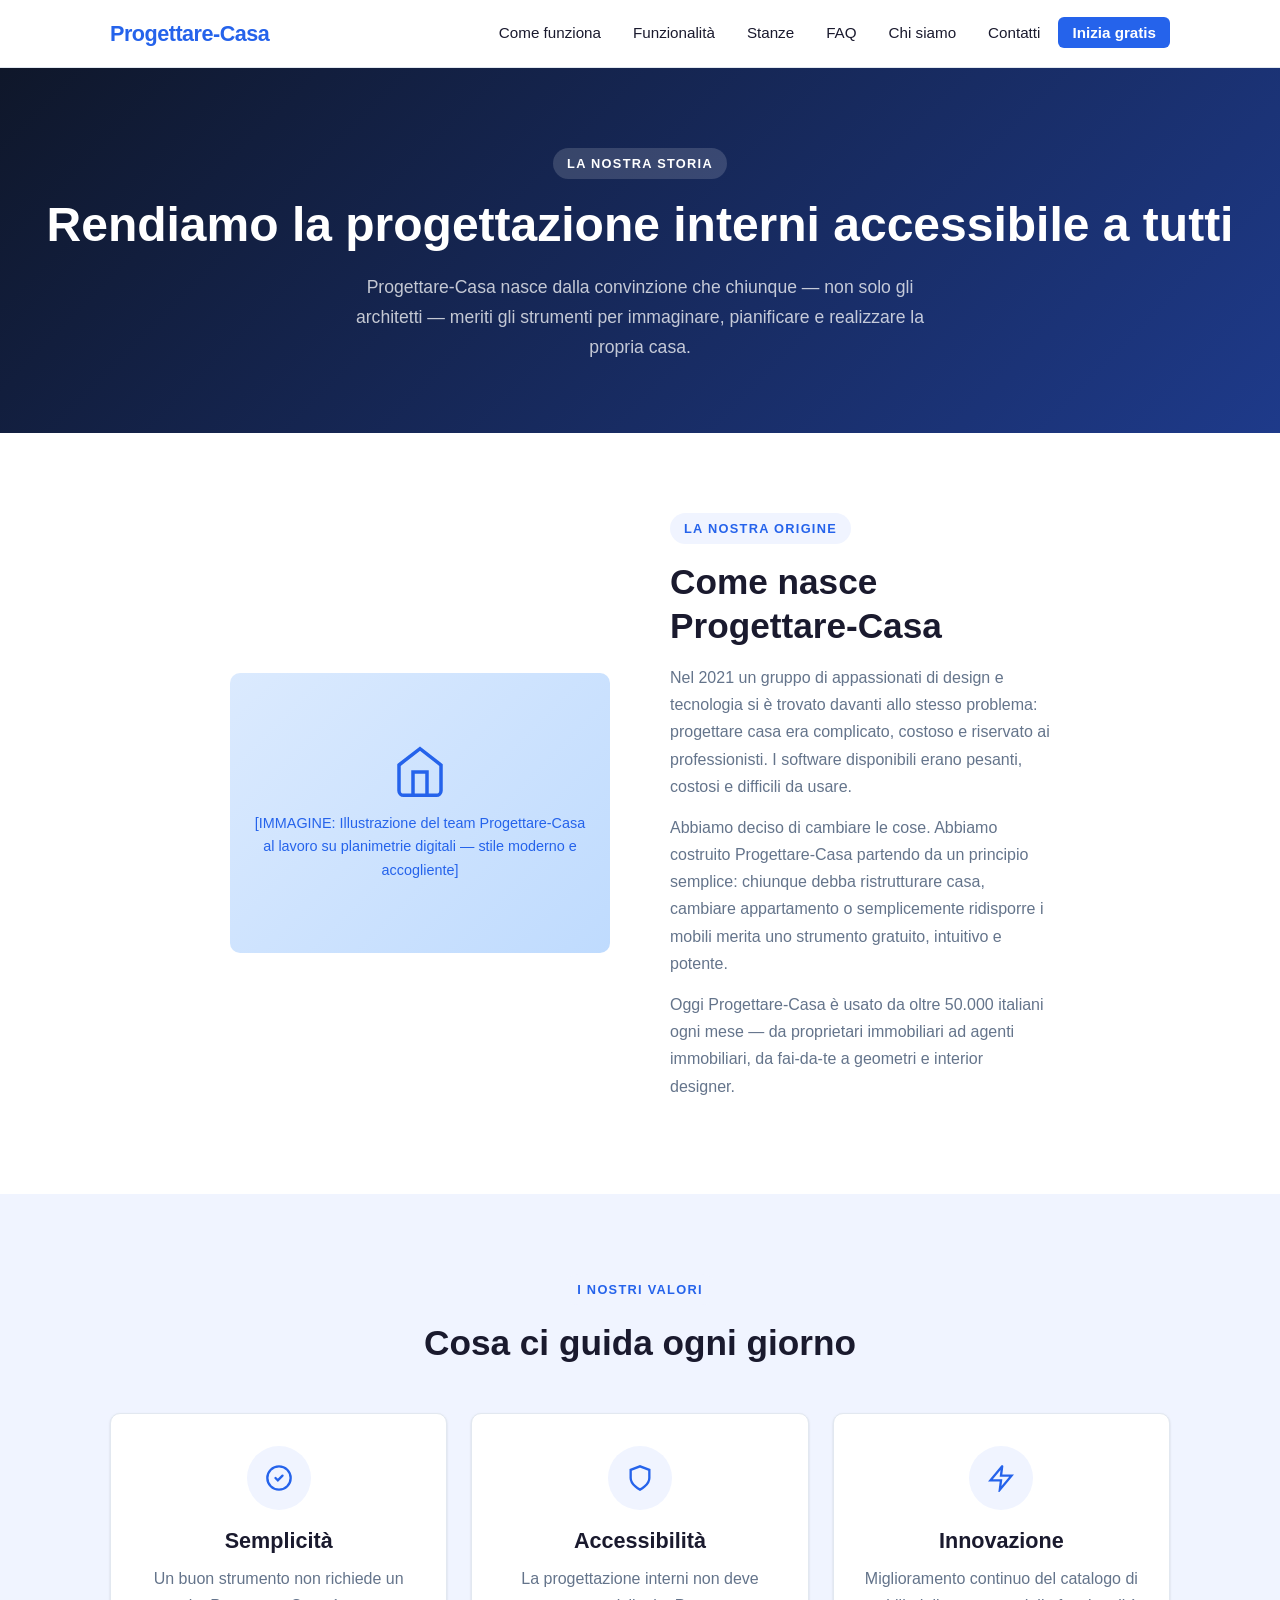
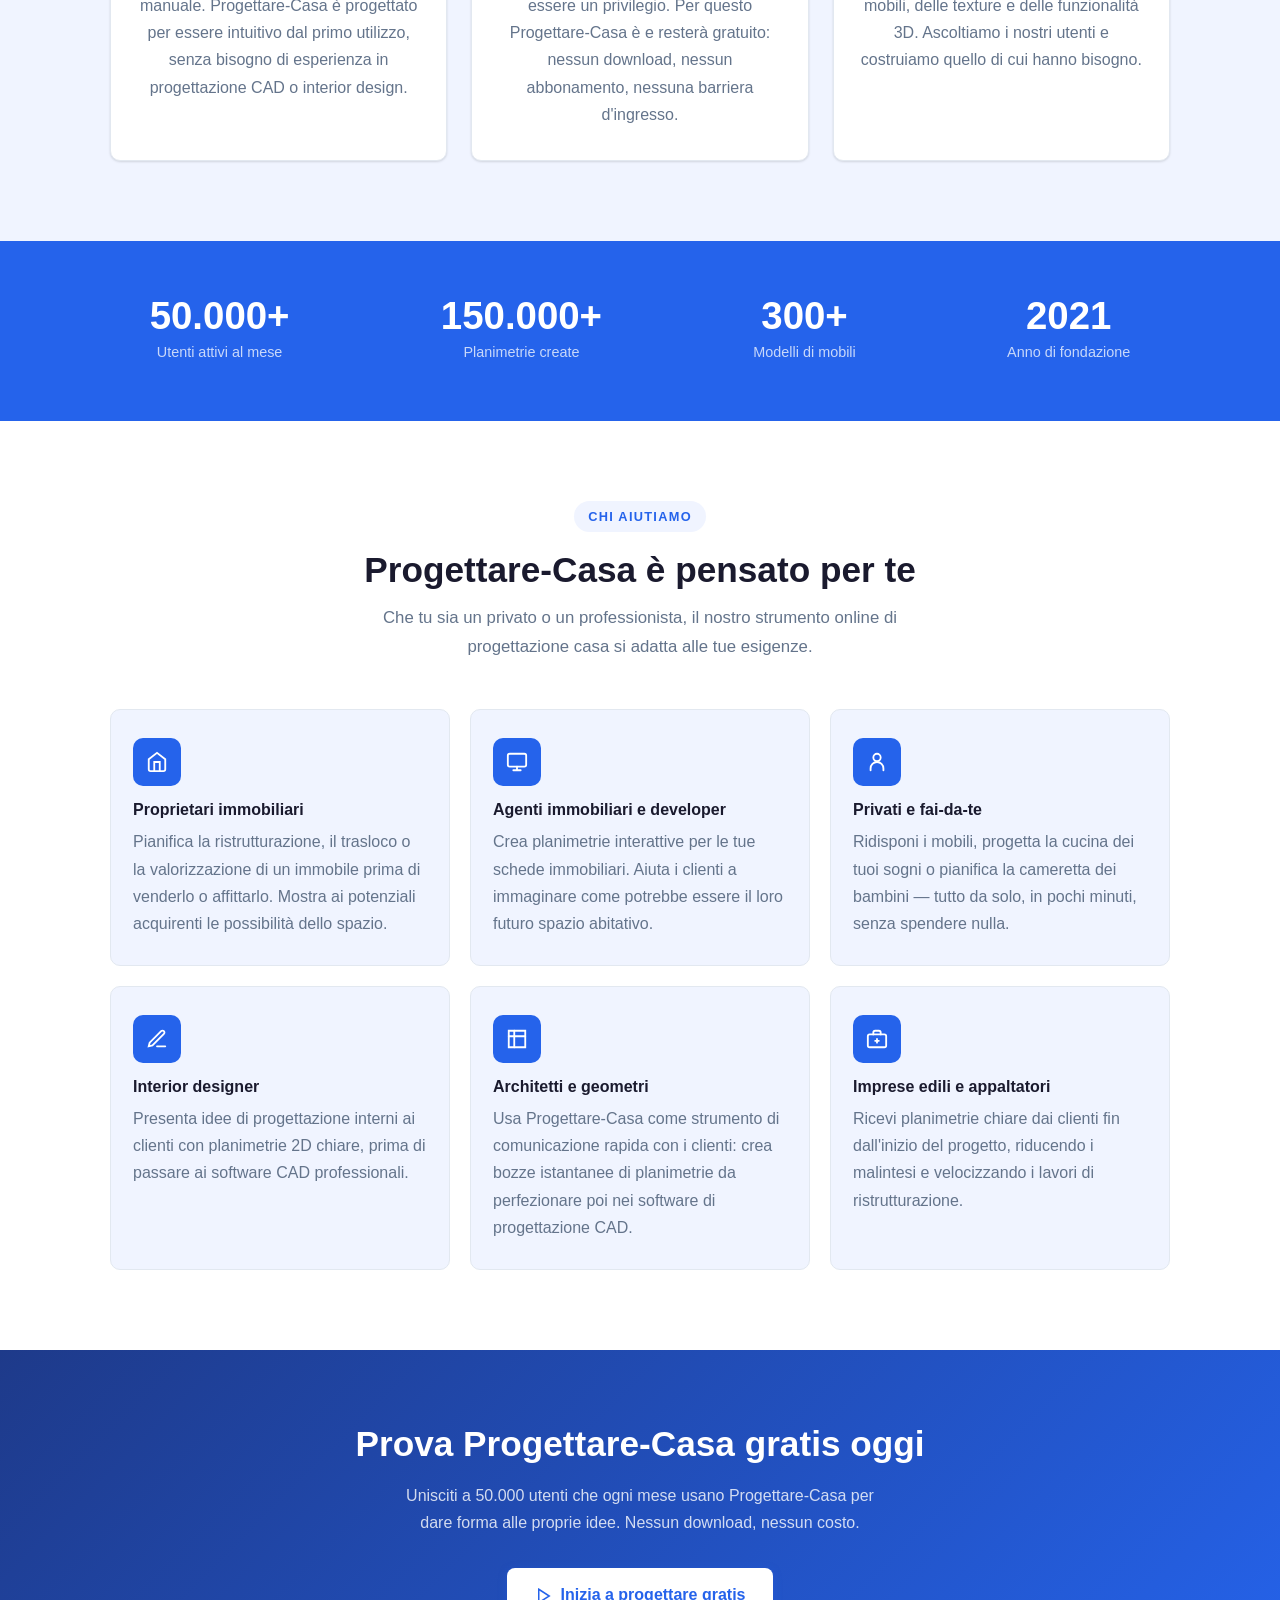
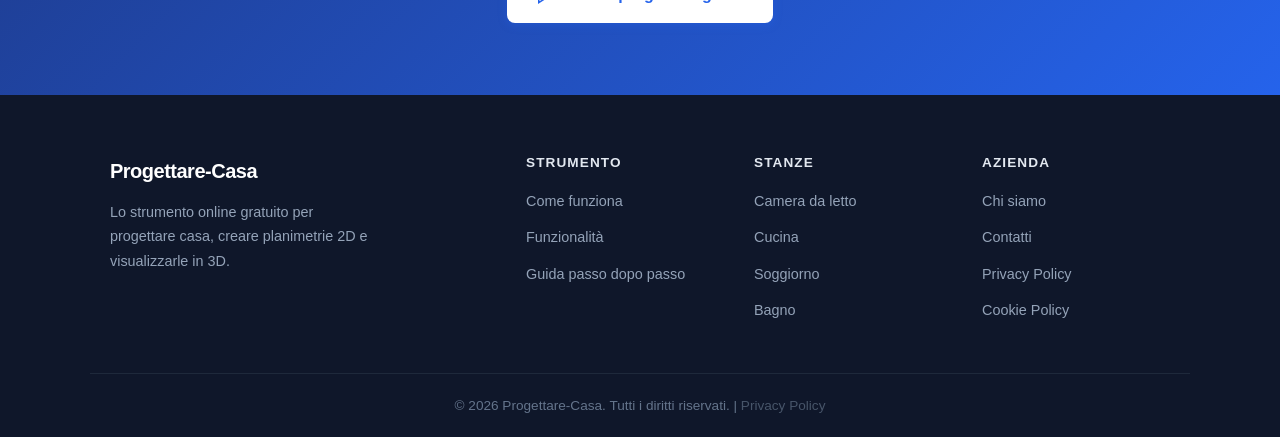
<file: chi-siamo.html>
<!DOCTYPE html>
<html lang="it">
<head>
  <meta charset="UTF-8">
  <meta name="viewport" content="width=device-width, initial-scale=1.0">
  <title>Chi Siamo – Progettare-Casa | Il Tuo Strumento Online per Progettare Casa</title>
  <meta name="description" content="Scopri la storia e la missione di Progettare-Casa: lo strumento online gratuito che aiuta gli italiani a progettare casa in 2D e 3D senza esperienza di design.">
  <meta name="robots" content="index, follow">
  <link rel="canonical" href="https://progettare-casa.it/chi-siamo.html">

  <!-- JSON-LD: Organization -->
  <script type="application/ld+json">
  {
    "@context": "https://schema.org",
    "@type": "Organization",
    "name": "Progettare-Casa",
    "url": "https://progettare-casa.it/",
    "foundingDate": "2021",
    "description": "Strumento online gratuito per progettare casa: crea planimetrie 2D e visualizzale in 3D direttamente nel browser.",
    "areaServed": "IT",
    "sameAs": []
  }
  </script>

  <link rel="stylesheet" href="css/style.css">
  <link rel="stylesheet" href="css/progettare-casa.css">
  <style>
    /* ── About page extra styles ── */
    .about-hero {
      background: linear-gradient(135deg, #0f172a 0%, #1e3a8a 100%);
      padding: 80px 20px 70px;
      text-align: center;
    }
    .about-hero h1 { color: #fff; margin-bottom: 18px; }
    .about-hero p { color: rgba(255,255,255,.75); font-size: 1.1rem; max-width: 600px; margin: 0 auto; }

    .story-section {
      background: #fff;
      padding: var(--section-pad);
    }
    .story-inner {
      max-width: 820px;
      margin: 0 auto;
      display: grid;
      grid-template-columns: 1fr 1fr;
      gap: 60px;
      align-items: center;
    }
    .story-visual {
      border-radius: var(--radius);
      overflow: hidden;
      background: linear-gradient(135deg, #dbeafe, #bfdbfe);
      height: 280px;
      display: flex; align-items: center; justify-content: center;
      color: #2563eb; gap: 12px; font-size: .9rem; text-align:center; padding:20px;
      flex-direction: column;
    }
    .story-text h2 { margin-bottom: 16px; }
    .story-text p { margin-bottom: 14px; }

    .values-section { background: var(--color-bg-alt); }
    .values-grid {
      display: grid;
      grid-template-columns: repeat(3, 1fr);
      gap: 24px;
      max-width: var(--container);
      margin: 0 auto;
    }
    .value-card {
      background: #fff;
      border: 1px solid var(--color-border);
      border-radius: var(--radius);
      padding: 32px 24px;
      text-align: center;
      box-shadow: var(--shadow-sm);
    }
    .value-icon {
      width: 64px; height: 64px;
      border-radius: 50%;
      background: var(--color-bg-alt);
      display: flex; align-items: center; justify-content: center;
      margin: 0 auto 18px;
      color: var(--color-primary);
    }
    .value-card h3 { margin-bottom: 10px; }

    .stats-section {
      background: var(--color-primary);
      padding: 56px 20px;
    }
    .stats-inner {
      max-width: var(--container);
      margin: 0 auto;
      display: flex;
      justify-content: space-around;
      flex-wrap: wrap;
      gap: 32px;
    }
    .stat-item { text-align: center; }
    .stat-num { display: block; font-size: 2.4rem; font-weight: 800; color: #fff; line-height:1; }
    .stat-label { color: rgba(255,255,255,.75); font-size: .9rem; margin-top: 6px; display:block; }

    .audience-section { background: #fff; }
    .audience-grid {
      display: grid;
      grid-template-columns: repeat(3, 1fr);
      gap: 20px;
      max-width: var(--container);
      margin: 0 auto;
    }
    .audience-card {
      border: 1px solid var(--color-border);
      border-radius: var(--radius);
      padding: 28px 22px;
      background: var(--color-bg-alt);
    }
    .audience-icon {
      width: 48px; height: 48px;
      border-radius: 10px;
      background: var(--color-primary);
      color: #fff;
      display: flex; align-items: center; justify-content: center;
      margin-bottom: 14px;
    }
    .audience-card h3 { font-size: 1rem; margin-bottom: 8px; }

    .about-cta-section {
      background: linear-gradient(135deg, #1e3a8a 0%, #2563eb 100%);
      padding: 72px 20px;
      text-align: center;
    }
    .about-cta-section h2 { color: #fff; margin-bottom: 16px; }
    .about-cta-section p { color: rgba(255,255,255,.8); margin-bottom: 32px; max-width: 480px; margin-left: auto; margin-right: auto; }
    .about-cta-section .btn-primary { background:#fff; color: var(--color-primary); }
    .about-cta-section .btn-primary:hover { background: #f0f4ff; }

    @media (max-width: 768px) {
      .story-inner { grid-template-columns: 1fr; gap: 30px; }
      .values-grid { grid-template-columns: 1fr; }
      .audience-grid { grid-template-columns: 1fr; }
    }
    @media (max-width: 600px) {
      .stats-inner { flex-direction: column; gap: 24px; }
    }
  </style>
</head>
<body>

<header>
  <nav class="site-nav" aria-label="Navigazione principale">
    <a href="index.html" class="logo">Progettare-Casa</a>
    <input type="checkbox" id="nav-toggle" class="nav-toggle-checkbox" aria-label="Apri menu">
    <label for="nav-toggle" class="nav-toggle-label" aria-label="Menu">
      <svg class="icon" aria-hidden="true" viewBox="0 0 24 24" width="24" height="24"
           fill="none" stroke="currentColor" stroke-width="2" stroke-linecap="round">
        <line x1="3" y1="6" x2="21" y2="6"/>
        <line x1="3" y1="12" x2="21" y2="12"/>
        <line x1="3" y1="18" x2="21" y2="18"/>
      </svg>
    </label>
    <ul class="nav-links">
      <li><a href="index.html#come-funziona">Come funziona</a></li>
      <li><a href="index.html#funzionalita">Funzionalità</a></li>
      <li><a href="index.html#stanze">Stanze</a></li>
      <li><a href="index.html#faq">FAQ</a></li>
      <li><a href="chi-siamo.html" aria-current="page">Chi siamo</a></li>
      <li><a href="contatti.html">Contatti</a></li>
      <li><a href="index.html#inizia" class="nav-cta">Inizia gratis</a></li>
    </ul>
  </nav>
</header>

<main>

  <!-- Hero -->
  <section class="about-hero">
    <span class="section-label" style="background:rgba(255,255,255,.15); color:#fff;">La nostra storia</span>
    <h1>Rendiamo la progettazione interni accessibile a tutti</h1>
    <p>Progettare-Casa nasce dalla convinzione che chiunque — non solo gli architetti — meriti gli strumenti per immaginare, pianificare e realizzare la propria casa.</p>
  </section>

  <!-- Story -->
  <section class="story-section">
    <div class="story-inner">
      <div class="story-visual">
        <svg aria-hidden="true" viewBox="0 0 24 24" width="56" height="56"
             fill="none" stroke="currentColor" stroke-width="1.5">
          <path d="M3 9l9-7 9 7v11a2 2 0 0 1-2 2H5a2 2 0 0 1-2-2z"/>
          <polyline points="9 22 9 12 15 12 15 22"/>
        </svg>
        <span>[IMMAGINE: Illustrazione del team Progettare-Casa al lavoro su planimetrie digitali — stile moderno e accogliente]</span>
      </div>
      <div class="story-text">
        <span class="section-label">La nostra origine</span>
        <h2>Come nasce Progettare-Casa</h2>
        <p>Nel 2021 un gruppo di appassionati di design e tecnologia si è trovato davanti allo stesso problema: progettare casa era complicato, costoso e riservato ai professionisti. I software disponibili erano pesanti, costosi e difficili da usare.</p>
        <p>Abbiamo deciso di cambiare le cose. Abbiamo costruito Progettare-Casa partendo da un principio semplice: chiunque debba ristrutturare casa, cambiare appartamento o semplicemente ridisporre i mobili merita uno strumento gratuito, intuitivo e potente.</p>
        <p>Oggi Progettare-Casa è usato da oltre 50.000 italiani ogni mese — da proprietari immobiliari ad agenti immobiliari, da fai-da-te a geometri e interior designer.</p>
      </div>
    </div>
  </section>

  <!-- Values -->
  <section class="values-section">
    <div class="container">
      <div class="section-header">
        <span class="section-label">I nostri valori</span>
        <h2>Cosa ci guida ogni giorno</h2>
      </div>
      <div class="values-grid">
        <div class="value-card">
          <div class="value-icon">
            <svg class="icon" aria-hidden="true" viewBox="0 0 24 24" width="28" height="28"
                 fill="none" stroke="currentColor" stroke-width="2" stroke-linecap="round">
              <circle cx="12" cy="12" r="10"/>
              <path d="M9 12l2 2 4-4"/>
            </svg>
          </div>
          <h3>Semplicità</h3>
          <p>Un buon strumento non richiede un manuale. Progettare-Casa è progettato per essere intuitivo dal primo utilizzo, senza bisogno di esperienza in progettazione CAD o interior design.</p>
        </div>

        <div class="value-card">
          <div class="value-icon">
            <svg class="icon" aria-hidden="true" viewBox="0 0 24 24" width="28" height="28"
                 fill="none" stroke="currentColor" stroke-width="2" stroke-linecap="round">
              <path d="M12 22s8-4 8-10V5l-8-3-8 3v7c0 6 8 10 8 10z"/>
            </svg>
          </div>
          <h3>Accessibilità</h3>
          <p>La progettazione interni non deve essere un privilegio. Per questo Progettare-Casa è e resterà gratuito: nessun download, nessun abbonamento, nessuna barriera d'ingresso.</p>
        </div>

        <div class="value-card">
          <div class="value-icon">
            <svg class="icon" aria-hidden="true" viewBox="0 0 24 24" width="28" height="28"
                 fill="none" stroke="currentColor" stroke-width="2" stroke-linecap="round">
              <polyline points="13 2 3 14 12 14 11 22 21 10 12 10 13 2"/>
            </svg>
          </div>
          <h3>Innovazione</h3>
          <p>Miglioramento continuo del catalogo di mobili, delle texture e delle funzionalità 3D. Ascoltiamo i nostri utenti e costruiamo quello di cui hanno bisogno.</p>
        </div>
      </div>
    </div>
  </section>

  <!-- Stats -->
  <section class="stats-section">
    <div class="stats-inner">
      <div class="stat-item">
        <span class="stat-num">50.000+</span>
        <span class="stat-label">Utenti attivi al mese</span>
      </div>
      <div class="stat-item">
        <span class="stat-num">150.000+</span>
        <span class="stat-label">Planimetrie create</span>
      </div>
      <div class="stat-item">
        <span class="stat-num">300+</span>
        <span class="stat-label">Modelli di mobili</span>
      </div>
      <div class="stat-item">
        <span class="stat-num">2021</span>
        <span class="stat-label">Anno di fondazione</span>
      </div>
    </div>
  </section>

  <!-- Who we help -->
  <section class="audience-section">
    <div class="container">
      <div class="section-header">
        <span class="section-label">Chi aiutiamo</span>
        <h2>Progettare-Casa è pensato per te</h2>
        <p>Che tu sia un privato o un professionista, il nostro strumento online di progettazione casa si adatta alle tue esigenze.</p>
      </div>
      <div class="audience-grid">
        <div class="audience-card">
          <div class="audience-icon">
            <svg class="icon" aria-hidden="true" viewBox="0 0 24 24" width="22" height="22"
                 fill="none" stroke="currentColor" stroke-width="2" stroke-linecap="round">
              <path d="M3 9l9-7 9 7v11a2 2 0 0 1-2 2H5a2 2 0 0 1-2-2z"/>
              <polyline points="9 22 9 12 15 12 15 22"/>
            </svg>
          </div>
          <h3>Proprietari immobiliari</h3>
          <p>Pianifica la ristrutturazione, il trasloco o la valorizzazione di un immobile prima di venderlo o affittarlo. Mostra ai potenziali acquirenti le possibilità dello spazio.</p>
        </div>

        <div class="audience-card">
          <div class="audience-icon">
            <svg class="icon" aria-hidden="true" viewBox="0 0 24 24" width="22" height="22"
                 fill="none" stroke="currentColor" stroke-width="2" stroke-linecap="round">
              <rect x="2" y="3" width="20" height="14" rx="2"/>
              <path d="M8 21h8M12 17v4"/>
            </svg>
          </div>
          <h3>Agenti immobiliari e developer</h3>
          <p>Crea planimetrie interattive per le tue schede immobiliari. Aiuta i clienti a immaginare come potrebbe essere il loro futuro spazio abitativo.</p>
        </div>

        <div class="audience-card">
          <div class="audience-icon">
            <svg class="icon" aria-hidden="true" viewBox="0 0 24 24" width="22" height="22"
                 fill="none" stroke="currentColor" stroke-width="2" stroke-linecap="round">
              <circle cx="12" cy="7" r="4"/>
              <path d="M5 21v-2a7 7 0 0 1 14 0v2"/>
            </svg>
          </div>
          <h3>Privati e fai-da-te</h3>
          <p>Ridisponi i mobili, progetta la cucina dei tuoi sogni o pianifica la cameretta dei bambini — tutto da solo, in pochi minuti, senza spendere nulla.</p>
        </div>

        <div class="audience-card">
          <div class="audience-icon">
            <svg class="icon" aria-hidden="true" viewBox="0 0 24 24" width="22" height="22"
                 fill="none" stroke="currentColor" stroke-width="2" stroke-linecap="round">
              <path d="M12 20h9"/><path d="M16.5 3.5a2.121 2.121 0 0 1 3 3L7 19l-4 1 1-4L16.5 3.5z"/>
            </svg>
          </div>
          <h3>Interior designer</h3>
          <p>Presenta idee di progettazione interni ai clienti con planimetrie 2D chiare, prima di passare ai software CAD professionali.</p>
        </div>

        <div class="audience-card">
          <div class="audience-icon">
            <svg class="icon" aria-hidden="true" viewBox="0 0 24 24" width="22" height="22"
                 fill="none" stroke="currentColor" stroke-width="2" stroke-linecap="round">
              <path d="M3 3h18v18H3z"/>
              <path d="M3 9h18M9 3v18"/>
            </svg>
          </div>
          <h3>Architetti e geometri</h3>
          <p>Usa Progettare-Casa come strumento di comunicazione rapida con i clienti: crea bozze istantanee di planimetrie da perfezionare poi nei software di progettazione CAD.</p>
        </div>

        <div class="audience-card">
          <div class="audience-icon">
            <svg class="icon" aria-hidden="true" viewBox="0 0 24 24" width="22" height="22"
                 fill="none" stroke="currentColor" stroke-width="2" stroke-linecap="round">
              <rect x="2" y="7" width="20" height="14" rx="2"/>
              <path d="M16 7V5a2 2 0 0 0-2-2h-4a2 2 0 0 0-2 2v2"/>
              <line x1="12" y1="12" x2="12" y2="16"/>
              <line x1="10" y1="14" x2="14" y2="14"/>
            </svg>
          </div>
          <h3>Imprese edili e appaltatori</h3>
          <p>Ricevi planimetrie chiare dai clienti fin dall'inizio del progetto, riducendo i malintesi e velocizzando i lavori di ristrutturazione.</p>
        </div>
      </div>
    </div>
  </section>

  <!-- CTA -->
  <section class="about-cta-section">
    <h2>Prova Progettare-Casa gratis oggi</h2>
    <p>Unisciti a 50.000 utenti che ogni mese usano Progettare-Casa per dare forma alle proprie idee. Nessun download, nessun costo.</p>
    <a href="index.html#inizia" class="btn btn-primary">
      <svg class="icon" aria-hidden="true" viewBox="0 0 24 24" width="18" height="18"
           fill="none" stroke="currentColor" stroke-width="2" stroke-linecap="round">
        <polygon points="5 3 19 12 5 21 5 3"/>
      </svg>
      Inizia a progettare gratis
    </a>
  </section>

</main>

<footer>
  <div class="footer-grid">
    <div class="footer-brand footer-col">
      <a href="index.html" class="logo">Progettare-Casa</a>
      <p>Lo strumento online gratuito per progettare casa, creare planimetrie 2D e visualizzarle in 3D.</p>
    </div>
    <div class="footer-col">
      <h4>Strumento</h4>
      <nav aria-label="Link strumento footer">
        <ul>
          <li><a href="index.html#come-funziona">Come funziona</a></li>
          <li><a href="index.html#funzionalita">Funzionalità</a></li>
          <li><a href="index.html#guida">Guida passo dopo passo</a></li>
        </ul>
      </nav>
    </div>
    <div class="footer-col">
      <h4>Stanze</h4>
      <nav aria-label="Link stanze footer">
        <ul>
          <li><a href="camera-da-letto.html">Camera da letto</a></li>
          <li><a href="cucina.html">Cucina</a></li>
          <li><a href="soggiorno.html">Soggiorno</a></li>
          <li><a href="bagno.html">Bagno</a></li>
        </ul>
      </nav>
    </div>
    <div class="footer-col">
      <h4>Azienda</h4>
      <nav aria-label="Link azienda footer">
        <ul>
          <li><a href="chi-siamo.html" aria-current="page">Chi siamo</a></li>
          <li><a href="contatti.html">Contatti</a></li>
          <li><a href="privacy-policy.html">Privacy Policy</a></li>
          <li><a href="privacy-policy.html#cookie">Cookie Policy</a></li>
        </ul>
      </nav>
    </div>
  </div>
  <div class="footer-bottom container">
    <p>© 2026 Progettare-Casa. Tutti i diritti riservati. | <a href="privacy-policy.html" style="color:#475569;">Privacy Policy</a></p>
  </div>
</footer>

</body>
</html>
</file>
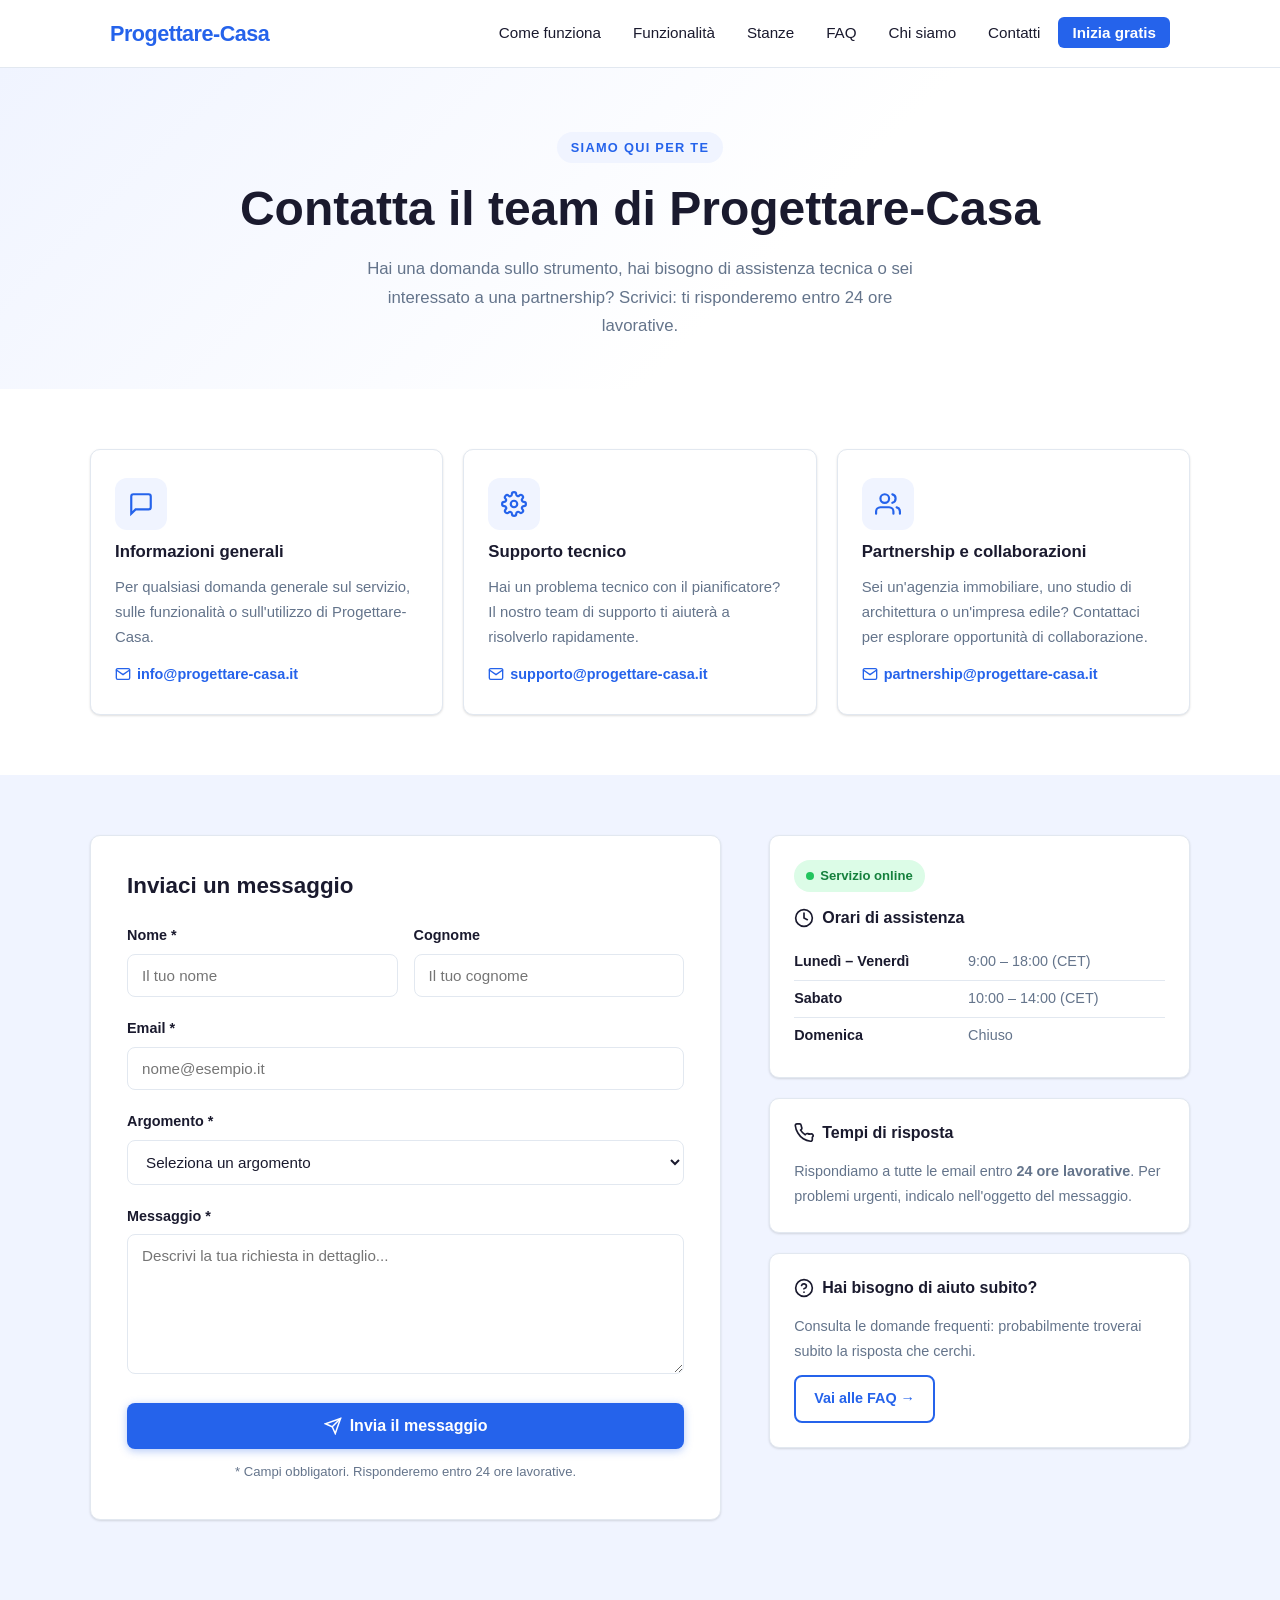
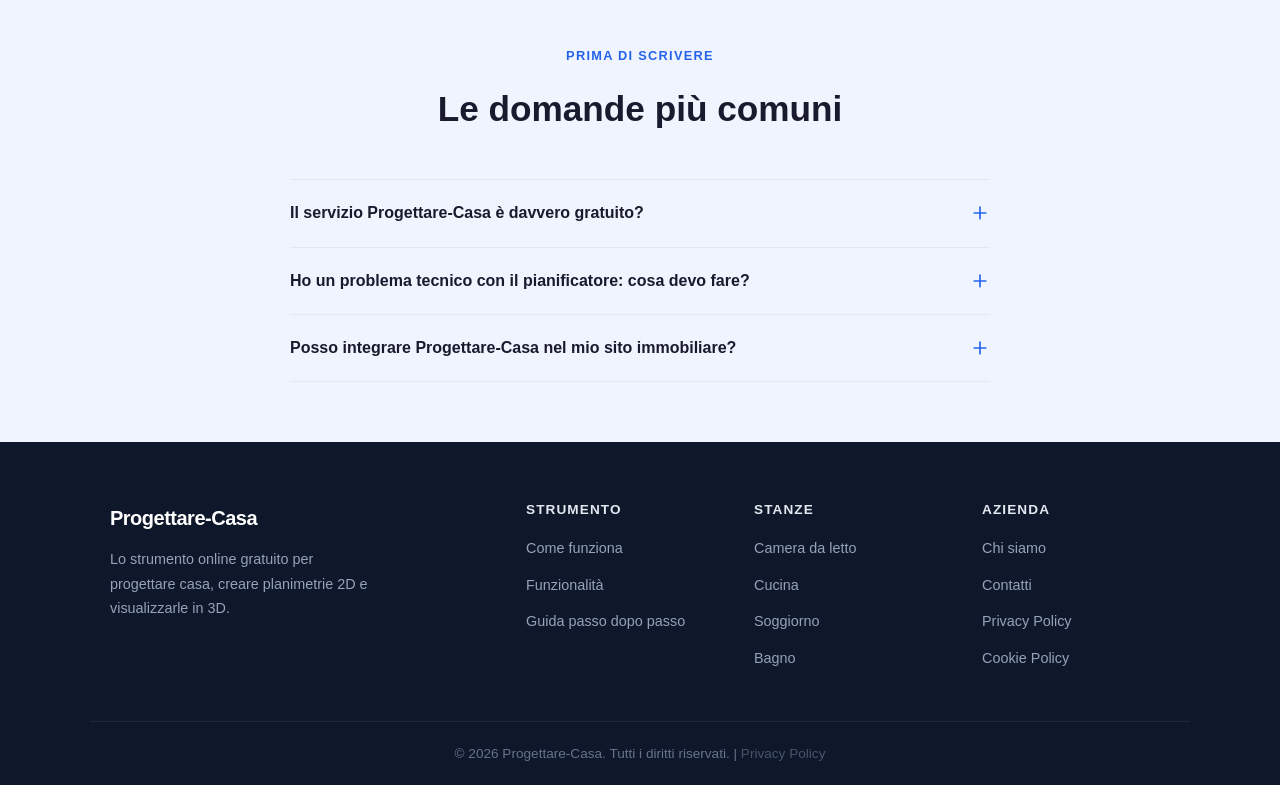
<file: contatti.html>
<!DOCTYPE html>
<html lang="it">
<head>
  <meta charset="UTF-8">
  <meta name="viewport" content="width=device-width, initial-scale=1.0">
  <title>Contatti – Progettare-Casa | Assistenza e Supporto</title>
  <meta name="description" content="Contatta il team di Progettare-Casa per assistenza, supporto tecnico o partnership. Siamo qui per aiutarti a progettare casa online.">
  <meta name="robots" content="index, follow">
  <link rel="canonical" href="https://progettare-casa.it/contatti.html">
  <link rel="stylesheet" href="css/style.css">
  <link rel="stylesheet" href="css/progettare-casa.css">
  <style>
    /* ── Contacts page extra styles ── */
    .contacts-hero {
      background: linear-gradient(135deg, #f0f4ff 0%, #ffffff 60%);
      padding: 64px 20px 48px;
      text-align: center;
    }
    .contacts-hero h1 { margin-bottom: 16px; }
    .contacts-hero p { max-width: 560px; margin: 0 auto; font-size: 1.05rem; }

    .dept-grid {
      display: grid;
      grid-template-columns: repeat(3, 1fr);
      gap: 20px;
      max-width: var(--container);
      margin: 0 auto;
    }
    .dept-card {
      border: 1px solid var(--color-border);
      border-radius: var(--radius);
      padding: 28px 24px;
      background: #fff;
      box-shadow: var(--shadow-sm);
      display: flex;
      flex-direction: column;
      gap: 12px;
    }
    .dept-icon {
      width: 52px; height: 52px;
      border-radius: 12px;
      background: var(--color-bg-alt);
      display: flex; align-items: center; justify-content: center;
      color: var(--color-primary);
    }
    .dept-card h3 { font-size: 1.05rem; margin: 0; }
    .dept-card p { margin: 0; font-size: .93rem; }
    .dept-email {
      font-size: .9rem;
      color: var(--color-primary);
      font-weight: 600;
      display: flex; align-items: center; gap: 6px;
      margin-top: auto;
    }

    .contact-layout {
      display: grid;
      grid-template-columns: 1.5fr 1fr;
      gap: 48px;
      max-width: var(--container);
      margin: 0 auto;
    }

    .contact-form {
      background: #fff;
      border: 1px solid var(--color-border);
      border-radius: var(--radius);
      padding: 36px;
      box-shadow: var(--shadow-sm);
    }
    .contact-form h2 { margin-bottom: 24px; font-size: 1.4rem; }
    .form-group { margin-bottom: 20px; }
    .form-group label {
      display: block;
      font-weight: 600;
      font-size: .9rem;
      color: var(--color-text);
      margin-bottom: 6px;
    }
    .form-group input,
    .form-group select,
    .form-group textarea {
      width: 100%;
      padding: 12px 14px;
      border: 1px solid var(--color-border);
      border-radius: 8px;
      font-size: .95rem;
      font-family: inherit;
      color: var(--color-text);
      background: #fff;
      transition: border-color .2s, box-shadow .2s;
    }
    .form-group input:focus,
    .form-group select:focus,
    .form-group textarea:focus {
      outline: none;
      border-color: var(--color-primary);
      box-shadow: 0 0 0 3px rgba(37,99,235,.1);
    }
    .form-group textarea { resize: vertical; min-height: 140px; }
    .form-row { display: grid; grid-template-columns: 1fr 1fr; gap: 16px; }
    .form-submit { margin-top: 8px; }
    .form-submit .btn { width: 100%; justify-content: center; }
    .form-note { font-size: .82rem; color: var(--color-text-muted); margin-top: 12px; text-align: center; }

    .contact-sidebar { display: flex; flex-direction: column; gap: 20px; }
    .info-card {
      background: #fff;
      border: 1px solid var(--color-border);
      border-radius: var(--radius);
      padding: 24px;
      box-shadow: var(--shadow-sm);
    }
    .info-card h3 { font-size: 1rem; margin-bottom: 16px; display: flex; align-items: center; gap: 8px; }
    .hours-table { width: 100%; border-collapse: collapse; }
    .hours-table td { padding: 6px 0; font-size: .9rem; color: var(--color-text-muted); }
    .hours-table td:first-child { font-weight: 600; color: var(--color-text); }
    .hours-table tr:not(:last-child) td { border-bottom: 1px solid var(--color-border); }
    .online-badge {
      display: inline-flex; align-items: center; gap: 6px;
      background: #dcfce7; color: #15803d;
      padding: 5px 12px; border-radius: 100px; font-size: .82rem; font-weight: 700;
      margin-bottom: 16px;
    }
    .online-dot {
      width: 8px; height: 8px; border-radius: 50%; background: #22c55e;
      animation: pulse 2s infinite;
    }
    @keyframes pulse {
      0%,100% { opacity:1; }
      50% { opacity:.4; }
    }

    .faq-before { background: var(--color-bg-alt); }
    .faq-before-inner { max-width: 700px; margin: 0 auto; }

    @media (max-width: 768px) {
      .dept-grid { grid-template-columns: 1fr; }
      .contact-layout { grid-template-columns: 1fr; }
      .form-row { grid-template-columns: 1fr; }
    }
    @media (max-width: 600px) {
      .dept-grid { grid-template-columns: 1fr; }
    }
  </style>
</head>
<body>

<header>
  <nav class="site-nav" aria-label="Navigazione principale">
    <a href="index.html" class="logo">Progettare-Casa</a>
    <input type="checkbox" id="nav-toggle" class="nav-toggle-checkbox" aria-label="Apri menu">
    <label for="nav-toggle" class="nav-toggle-label" aria-label="Menu">
      <svg class="icon" aria-hidden="true" viewBox="0 0 24 24" width="24" height="24"
           fill="none" stroke="currentColor" stroke-width="2" stroke-linecap="round">
        <line x1="3" y1="6" x2="21" y2="6"/>
        <line x1="3" y1="12" x2="21" y2="12"/>
        <line x1="3" y1="18" x2="21" y2="18"/>
      </svg>
    </label>
    <ul class="nav-links">
      <li><a href="index.html#come-funziona">Come funziona</a></li>
      <li><a href="index.html#funzionalita">Funzionalità</a></li>
      <li><a href="index.html#stanze">Stanze</a></li>
      <li><a href="index.html#faq">FAQ</a></li>
      <li><a href="chi-siamo.html">Chi siamo</a></li>
      <li><a href="contatti.html" aria-current="page">Contatti</a></li>
      <li><a href="index.html#inizia" class="nav-cta">Inizia gratis</a></li>
    </ul>
  </nav>
</header>

<main>

  <!-- Hero -->
  <section class="contacts-hero">
    <span class="section-label">Siamo qui per te</span>
    <h1>Contatta il team di Progettare-Casa</h1>
    <p>Hai una domanda sullo strumento, hai bisogno di assistenza tecnica o sei interessato a una partnership? Scrivici: ti risponderemo entro 24 ore lavorative.</p>
  </section>

  <!-- Department cards -->
  <section style="background:#fff; padding: 60px 20px;">
    <div class="dept-grid">
      <div class="dept-card">
        <div class="dept-icon">
          <svg class="icon" aria-hidden="true" viewBox="0 0 24 24" width="26" height="26"
               fill="none" stroke="currentColor" stroke-width="2" stroke-linecap="round">
            <path d="M21 15a2 2 0 0 1-2 2H7l-4 4V5a2 2 0 0 1 2-2h14a2 2 0 0 1 2 2z"/>
          </svg>
        </div>
        <h3>Informazioni generali</h3>
        <p>Per qualsiasi domanda generale sul servizio, sulle funzionalità o sull'utilizzo di Progettare-Casa.</p>
        <a href="mailto:info@progettare-casa.it" class="dept-email">
          <svg class="icon" aria-hidden="true" viewBox="0 0 24 24" width="16" height="16"
               fill="none" stroke="currentColor" stroke-width="2" stroke-linecap="round">
            <path d="M4 4h16c1.1 0 2 .9 2 2v12c0 1.1-.9 2-2 2H4c-1.1 0-2-.9-2-2V6c0-1.1.9-2 2-2z"/>
            <polyline points="22,6 12,13 2,6"/>
          </svg>
          info@progettare-casa.it
        </a>
      </div>

      <div class="dept-card">
        <div class="dept-icon">
          <svg class="icon" aria-hidden="true" viewBox="0 0 24 24" width="26" height="26"
               fill="none" stroke="currentColor" stroke-width="2" stroke-linecap="round">
            <circle cx="12" cy="12" r="3"/>
            <path d="M19.4 15a1.65 1.65 0 0 0 .33 1.82l.06.06a2 2 0 0 1-2.83 2.83l-.06-.06a1.65 1.65 0 0 0-1.82-.33 1.65 1.65 0 0 0-1 1.51V21a2 2 0 0 1-4 0v-.09A1.65 1.65 0 0 0 9 19.4a1.65 1.65 0 0 0-1.82.33l-.06.06a2 2 0 0 1-2.83-2.83l.06-.06A1.65 1.65 0 0 0 4.68 15a1.65 1.65 0 0 0-1.51-1H3a2 2 0 0 1 0-4h.09A1.65 1.65 0 0 0 4.6 9a1.65 1.65 0 0 0-.33-1.82l-.06-.06a2 2 0 0 1 2.83-2.83l.06.06A1.65 1.65 0 0 0 9 4.68a1.65 1.65 0 0 0 1-1.51V3a2 2 0 0 1 4 0v.09a1.65 1.65 0 0 0 1 1.51 1.65 1.65 0 0 0 1.82-.33l.06-.06a2 2 0 0 1 2.83 2.83l-.06.06A1.65 1.65 0 0 0 19.4 9a1.65 1.65 0 0 0 1.51 1H21a2 2 0 0 1 0 4h-.09a1.65 1.65 0 0 0-1.51 1z"/>
          </svg>
        </div>
        <h3>Supporto tecnico</h3>
        <p>Hai un problema tecnico con il pianificatore? Il nostro team di supporto ti aiuterà a risolverlo rapidamente.</p>
        <a href="mailto:supporto@progettare-casa.it" class="dept-email">
          <svg class="icon" aria-hidden="true" viewBox="0 0 24 24" width="16" height="16"
               fill="none" stroke="currentColor" stroke-width="2" stroke-linecap="round">
            <path d="M4 4h16c1.1 0 2 .9 2 2v12c0 1.1-.9 2-2 2H4c-1.1 0-2-.9-2-2V6c0-1.1.9-2 2-2z"/>
            <polyline points="22,6 12,13 2,6"/>
          </svg>
          supporto@progettare-casa.it
        </a>
      </div>

      <div class="dept-card">
        <div class="dept-icon">
          <svg class="icon" aria-hidden="true" viewBox="0 0 24 24" width="26" height="26"
               fill="none" stroke="currentColor" stroke-width="2" stroke-linecap="round">
            <path d="M17 21v-2a4 4 0 0 0-4-4H5a4 4 0 0 0-4 4v2"/>
            <circle cx="9" cy="7" r="4"/>
            <path d="M23 21v-2a4 4 0 0 0-3-3.87"/>
            <path d="M16 3.13a4 4 0 0 1 0 7.75"/>
          </svg>
        </div>
        <h3>Partnership e collaborazioni</h3>
        <p>Sei un'agenzia immobiliare, uno studio di architettura o un'impresa edile? Contattaci per esplorare opportunità di collaborazione.</p>
        <a href="mailto:partnership@progettare-casa.it" class="dept-email">
          <svg class="icon" aria-hidden="true" viewBox="0 0 24 24" width="16" height="16"
               fill="none" stroke="currentColor" stroke-width="2" stroke-linecap="round">
            <path d="M4 4h16c1.1 0 2 .9 2 2v12c0 1.1-.9 2-2 2H4c-1.1 0-2-.9-2-2V6c0-1.1.9-2 2-2z"/>
            <polyline points="22,6 12,13 2,6"/>
          </svg>
          partnership@progettare-casa.it
        </a>
      </div>
    </div>
  </section>

  <!-- Contact form + sidebar -->
  <section style="background: var(--color-bg-alt); padding: 60px 20px;">
    <div class="contact-layout">
      <div class="contact-form">
        <h2>Inviaci un messaggio</h2>
        <form action="#" method="POST" novalidate>
          <div class="form-row">
            <div class="form-group">
              <label for="nome">Nome *</label>
              <input type="text" id="nome" name="nome" required placeholder="Il tuo nome" autocomplete="given-name">
            </div>
            <div class="form-group">
              <label for="cognome">Cognome</label>
              <input type="text" id="cognome" name="cognome" placeholder="Il tuo cognome" autocomplete="family-name">
            </div>
          </div>
          <div class="form-group">
            <label for="email">Email *</label>
            <input type="email" id="email" name="email" required placeholder="nome@esempio.it" autocomplete="email">
          </div>
          <div class="form-group">
            <label for="oggetto">Argomento *</label>
            <select id="oggetto" name="oggetto" required>
              <option value="" disabled selected>Seleziona un argomento</option>
              <option value="informazioni">Informazioni generali</option>
              <option value="supporto">Supporto tecnico</option>
              <option value="partnership">Partnership e collaborazioni</option>
              <option value="altro">Altro</option>
            </select>
          </div>
          <div class="form-group">
            <label for="messaggio">Messaggio *</label>
            <textarea id="messaggio" name="messaggio" required placeholder="Descrivi la tua richiesta in dettaglio..."></textarea>
          </div>
          <div class="form-submit">
            <button type="submit" class="btn btn-primary">
              <svg class="icon" aria-hidden="true" viewBox="0 0 24 24" width="18" height="18"
                   fill="none" stroke="currentColor" stroke-width="2" stroke-linecap="round">
                <line x1="22" y1="2" x2="11" y2="13"/>
                <polygon points="22 2 15 22 11 13 2 9 22 2"/>
              </svg>
              Invia il messaggio
            </button>
          </div>
          <p class="form-note">* Campi obbligatori. Risponderemo entro 24 ore lavorative.</p>
        </form>
      </div>

      <aside class="contact-sidebar">
        <div class="info-card">
          <div class="online-badge">
            <span class="online-dot"></span>
            Servizio online
          </div>
          <h3>
            <svg class="icon" aria-hidden="true" viewBox="0 0 24 24" width="20" height="20"
                 fill="none" stroke="currentColor" stroke-width="2" stroke-linecap="round">
              <circle cx="12" cy="12" r="10"/><polyline points="12 6 12 12 16 14"/>
            </svg>
            Orari di assistenza
          </h3>
          <table class="hours-table">
            <tbody>
              <tr><td>Lunedì – Venerdì</td><td>9:00 – 18:00 (CET)</td></tr>
              <tr><td>Sabato</td><td>10:00 – 14:00 (CET)</td></tr>
              <tr><td>Domenica</td><td>Chiuso</td></tr>
            </tbody>
          </table>
        </div>

        <div class="info-card">
          <h3>
            <svg class="icon" aria-hidden="true" viewBox="0 0 24 24" width="20" height="20"
                 fill="none" stroke="currentColor" stroke-width="2" stroke-linecap="round">
              <path d="M22 16.92v3a2 2 0 0 1-2.18 2 19.79 19.79 0 0 1-8.63-3.07A19.5 19.5 0 0 1 4.69 12 19.79 19.79 0 0 1 1.61 3.28 2 2 0 0 1 3.58 1h3a2 2 0 0 1 2 1.72c.127.96.361 1.903.7 2.81a2 2 0 0 1-.45 2.11L7.91 8.54a16 16 0 0 0 5.55 5.55l.92-.92a2 2 0 0 1 2.11-.45c.907.339 1.85.573 2.81.7A2 2 0 0 1 22 16.92z"/>
            </svg>
            Tempi di risposta
          </h3>
          <p style="font-size:.9rem;">Rispondiamo a tutte le email entro <strong>24 ore lavorative</strong>. Per problemi urgenti, indicalo nell'oggetto del messaggio.</p>
        </div>

        <div class="info-card">
          <h3>
            <svg class="icon" aria-hidden="true" viewBox="0 0 24 24" width="20" height="20"
                 fill="none" stroke="currentColor" stroke-width="2" stroke-linecap="round">
              <circle cx="12" cy="12" r="10"/>
              <path d="M9.09 9a3 3 0 0 1 5.83 1c0 2-3 3-3 3"/>
              <line x1="12" y1="17" x2="12.01" y2="17"/>
            </svg>
            Hai bisogno di aiuto subito?
          </h3>
          <p style="font-size:.9rem; margin-bottom:12px;">Consulta le domande frequenti: probabilmente troverai subito la risposta che cerchi.</p>
          <a href="index.html#faq" class="btn btn-outline" style="font-size:.9rem; padding:10px 18px;">Vai alle FAQ →</a>
        </div>
      </aside>
    </div>
  </section>

  <!-- FAQ prima di contattarci -->
  <section class="faq-before" style="padding: 60px 20px;">
    <div class="faq-before-inner">
      <div class="section-header">
        <span class="section-label">Prima di scrivere</span>
        <h2>Le domande più comuni</h2>
      </div>

      <details>
        <summary>
          Il servizio Progettare-Casa è davvero gratuito?
          <svg class="icon faq-icon" aria-hidden="true" viewBox="0 0 24 24" width="20" height="20"
               fill="none" stroke="currentColor" stroke-width="2" stroke-linecap="round">
            <line x1="12" y1="5" x2="12" y2="19"/><line x1="5" y1="12" x2="19" y2="12"/>
          </svg>
        </summary>
        <div class="faq-answer"><p>Sì, Progettare-Casa è completamente gratuito. Puoi accedere a tutte le funzionalità base senza alcun costo, direttamente dal browser.</p></div>
      </details>

      <details>
        <summary>
          Ho un problema tecnico con il pianificatore: cosa devo fare?
          <svg class="icon faq-icon" aria-hidden="true" viewBox="0 0 24 24" width="20" height="20"
               fill="none" stroke="currentColor" stroke-width="2" stroke-linecap="round">
            <line x1="12" y1="5" x2="12" y2="19"/><line x1="5" y1="12" x2="19" y2="12"/>
          </svg>
        </summary>
        <div class="faq-answer"><p>Scrivici a <a href="mailto:supporto@progettare-casa.it">supporto@progettare-casa.it</a> descrivendo il problema e il browser che stai usando. Ti risponderemo entro 24 ore lavorative.</p></div>
      </details>

      <details>
        <summary>
          Posso integrare Progettare-Casa nel mio sito immobiliare?
          <svg class="icon faq-icon" aria-hidden="true" viewBox="0 0 24 24" width="20" height="20"
               fill="none" stroke="currentColor" stroke-width="2" stroke-linecap="round">
            <line x1="12" y1="5" x2="12" y2="19"/><line x1="5" y1="12" x2="19" y2="12"/>
          </svg>
        </summary>
        <div class="faq-answer"><p>Per opportunità di partnership e integrazioni, contattaci a <a href="mailto:partnership@progettare-casa.it">partnership@progettare-casa.it</a>. Lavoriamo con agenzie immobiliari, studi di architettura e imprese edili.</p></div>
      </details>
    </div>
  </section>

</main>

<footer>
  <div class="footer-grid">
    <div class="footer-brand footer-col">
      <a href="index.html" class="logo">Progettare-Casa</a>
      <p>Lo strumento online gratuito per progettare casa, creare planimetrie 2D e visualizzarle in 3D.</p>
    </div>
    <div class="footer-col">
      <h4>Strumento</h4>
      <nav aria-label="Link strumento footer">
        <ul>
          <li><a href="index.html#come-funziona">Come funziona</a></li>
          <li><a href="index.html#funzionalita">Funzionalità</a></li>
          <li><a href="index.html#guida">Guida passo dopo passo</a></li>
        </ul>
      </nav>
    </div>
    <div class="footer-col">
      <h4>Stanze</h4>
      <nav aria-label="Link stanze footer">
        <ul>
          <li><a href="camera-da-letto.html">Camera da letto</a></li>
          <li><a href="cucina.html">Cucina</a></li>
          <li><a href="soggiorno.html">Soggiorno</a></li>
          <li><a href="bagno.html">Bagno</a></li>
        </ul>
      </nav>
    </div>
    <div class="footer-col">
      <h4>Azienda</h4>
      <nav aria-label="Link azienda footer">
        <ul>
          <li><a href="chi-siamo.html">Chi siamo</a></li>
          <li><a href="contatti.html" aria-current="page">Contatti</a></li>
          <li><a href="privacy-policy.html">Privacy Policy</a></li>
          <li><a href="privacy-policy.html#cookie">Cookie Policy</a></li>
        </ul>
      </nav>
    </div>
  </div>
  <div class="footer-bottom container">
    <p>© 2026 Progettare-Casa. Tutti i diritti riservati. | <a href="privacy-policy.html" style="color:#475569;">Privacy Policy</a></p>
  </div>
</footer>

</body>
</html>
</file>
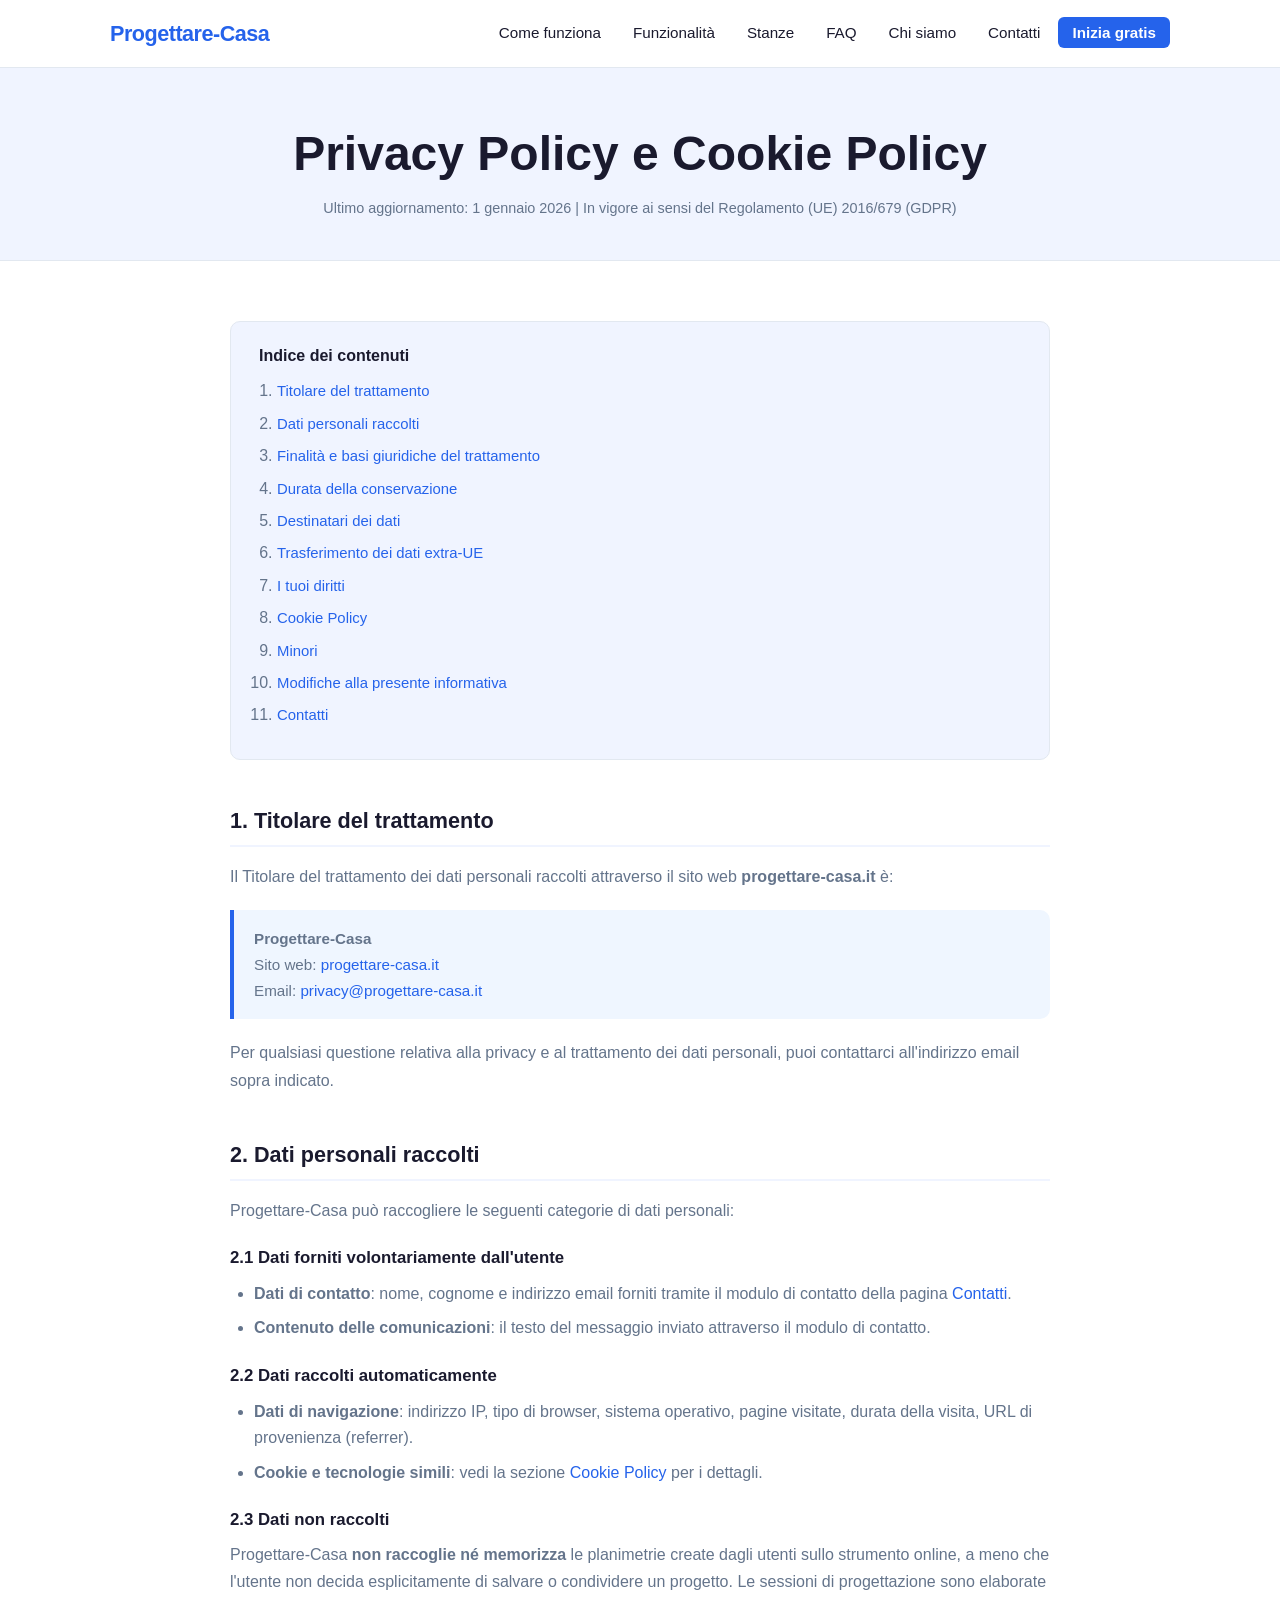
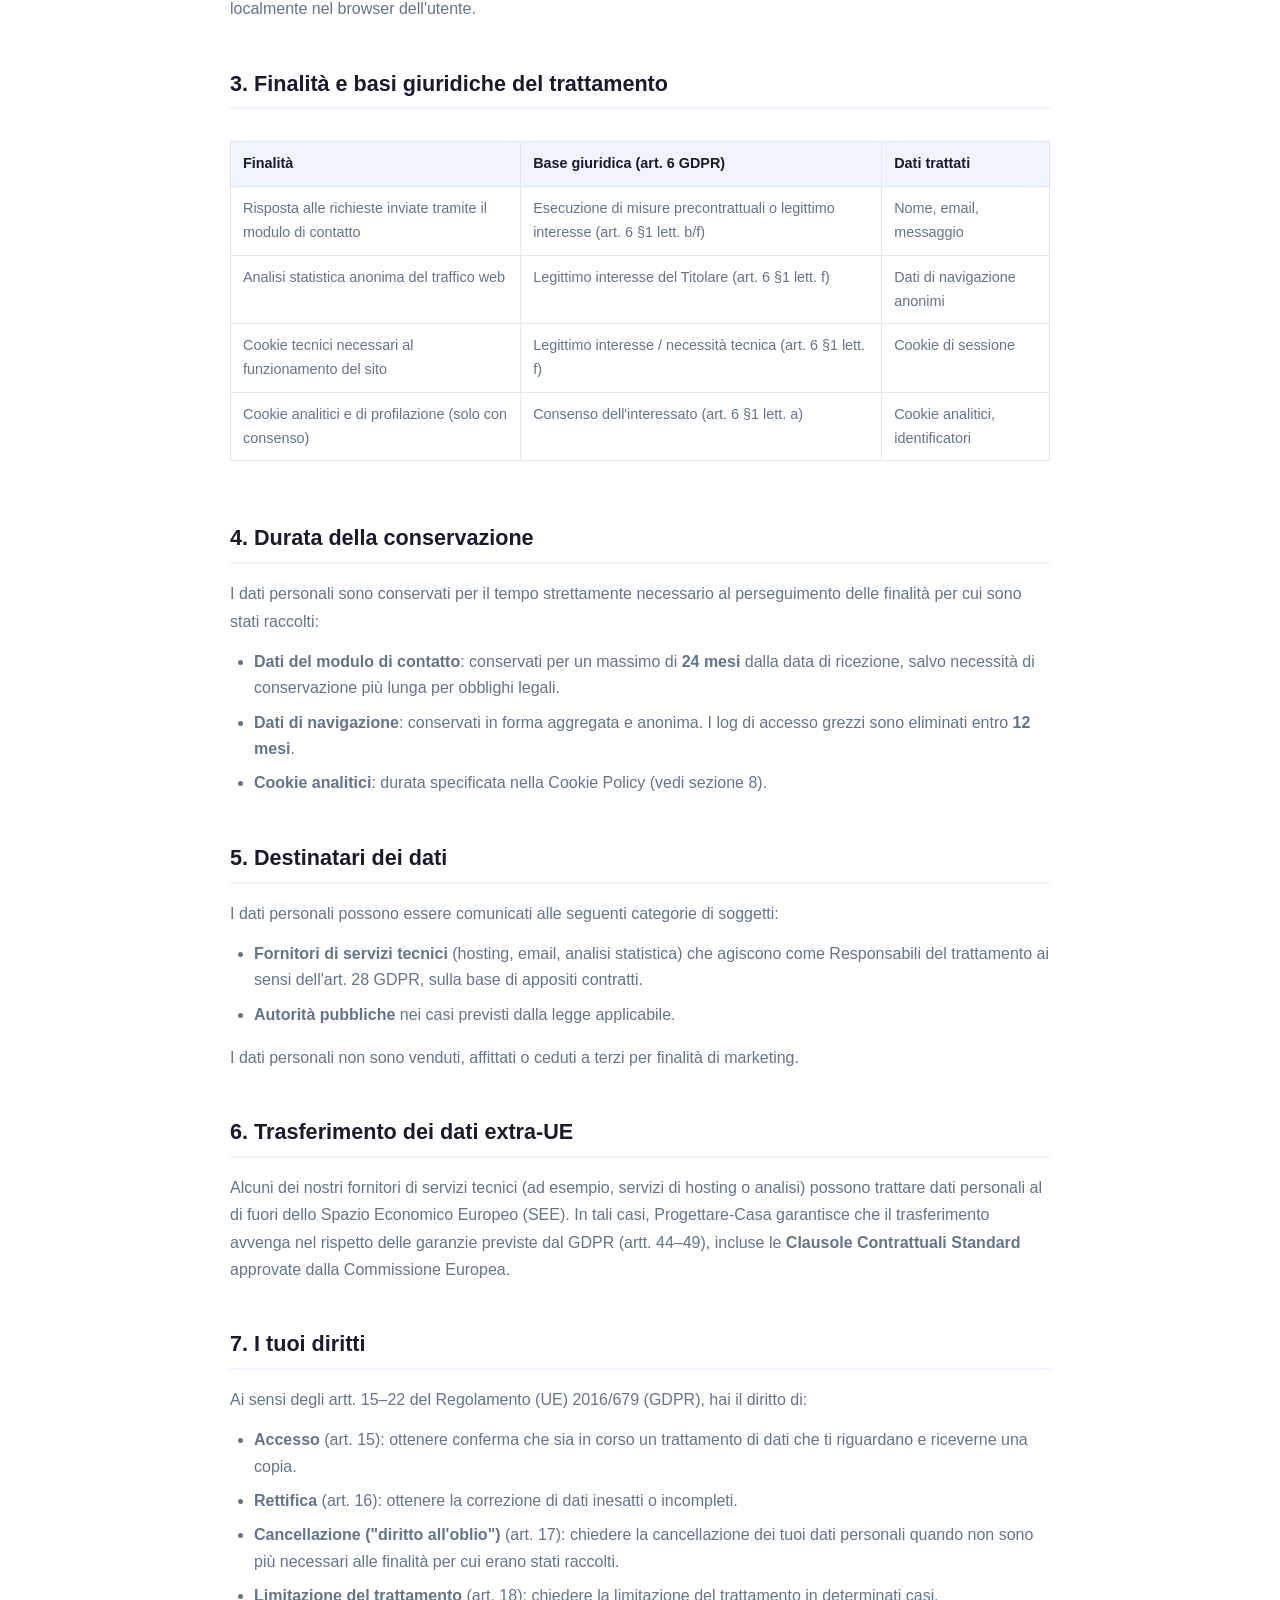
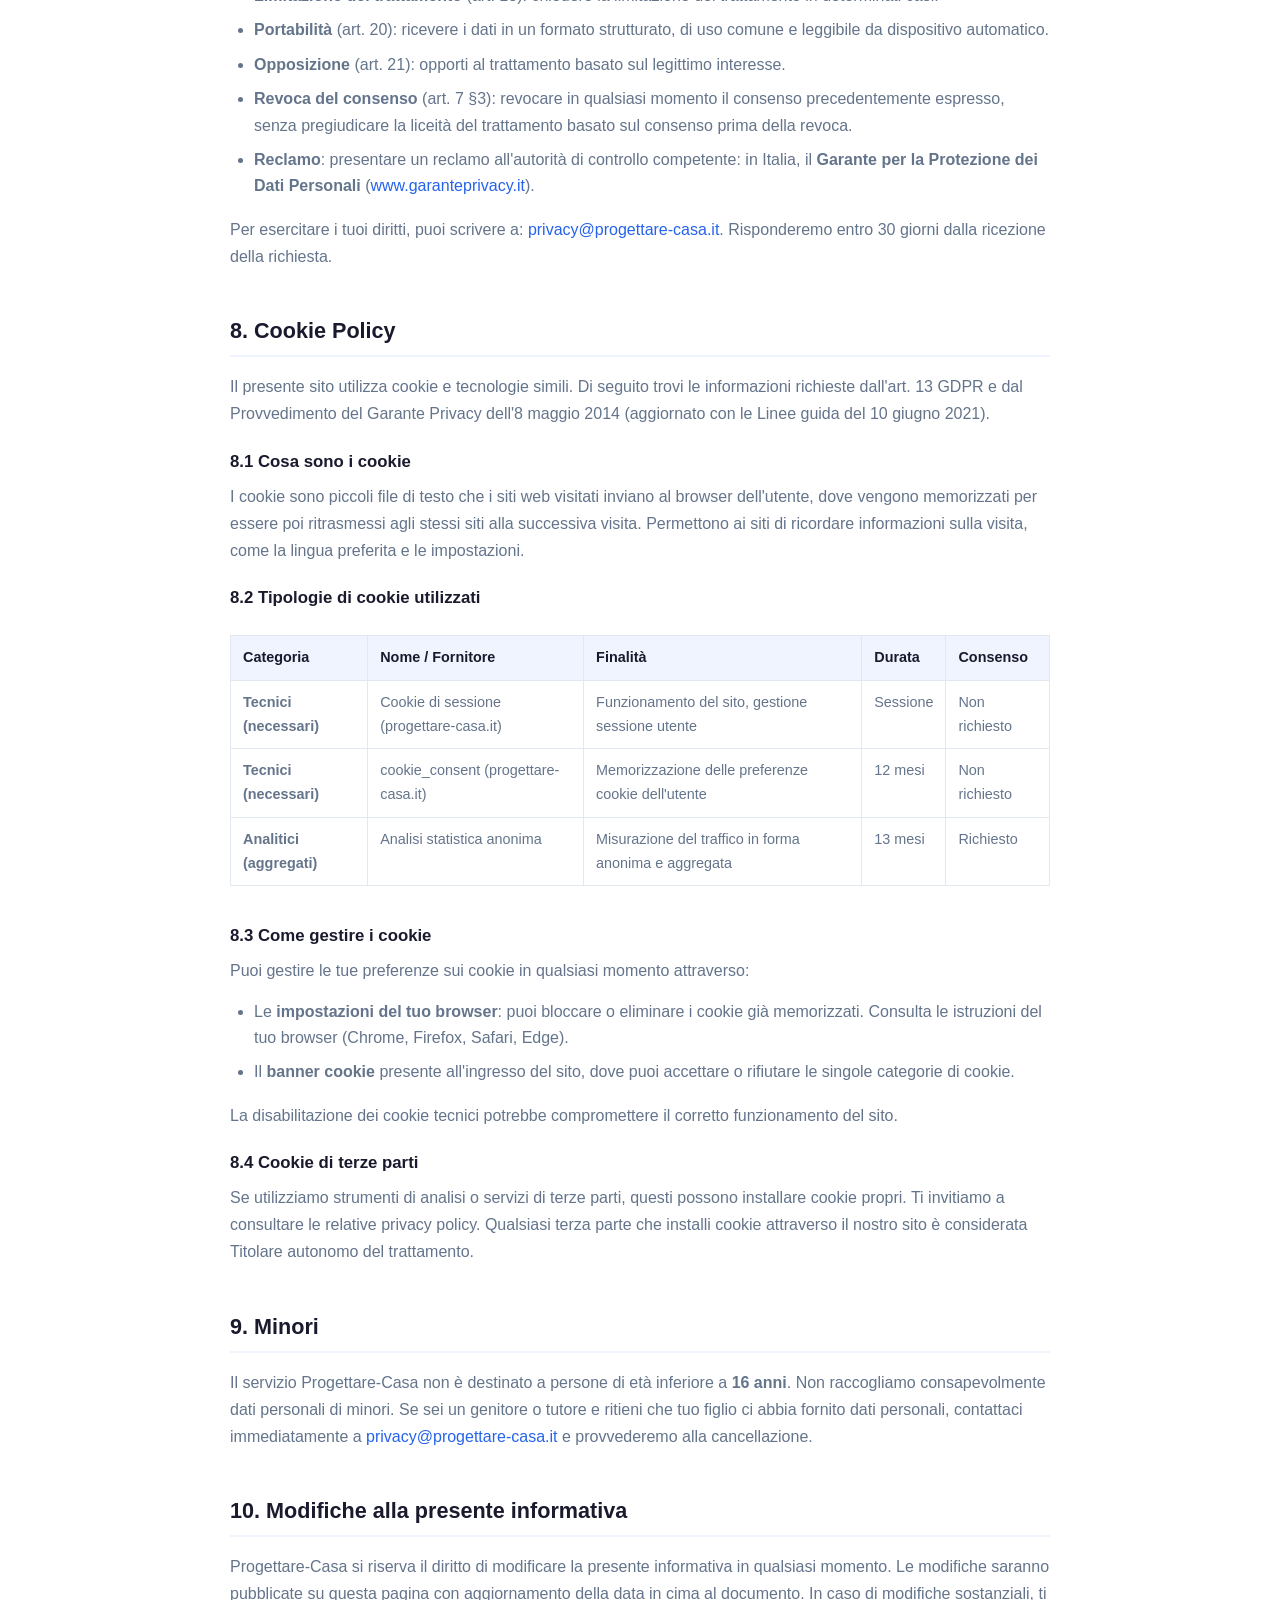
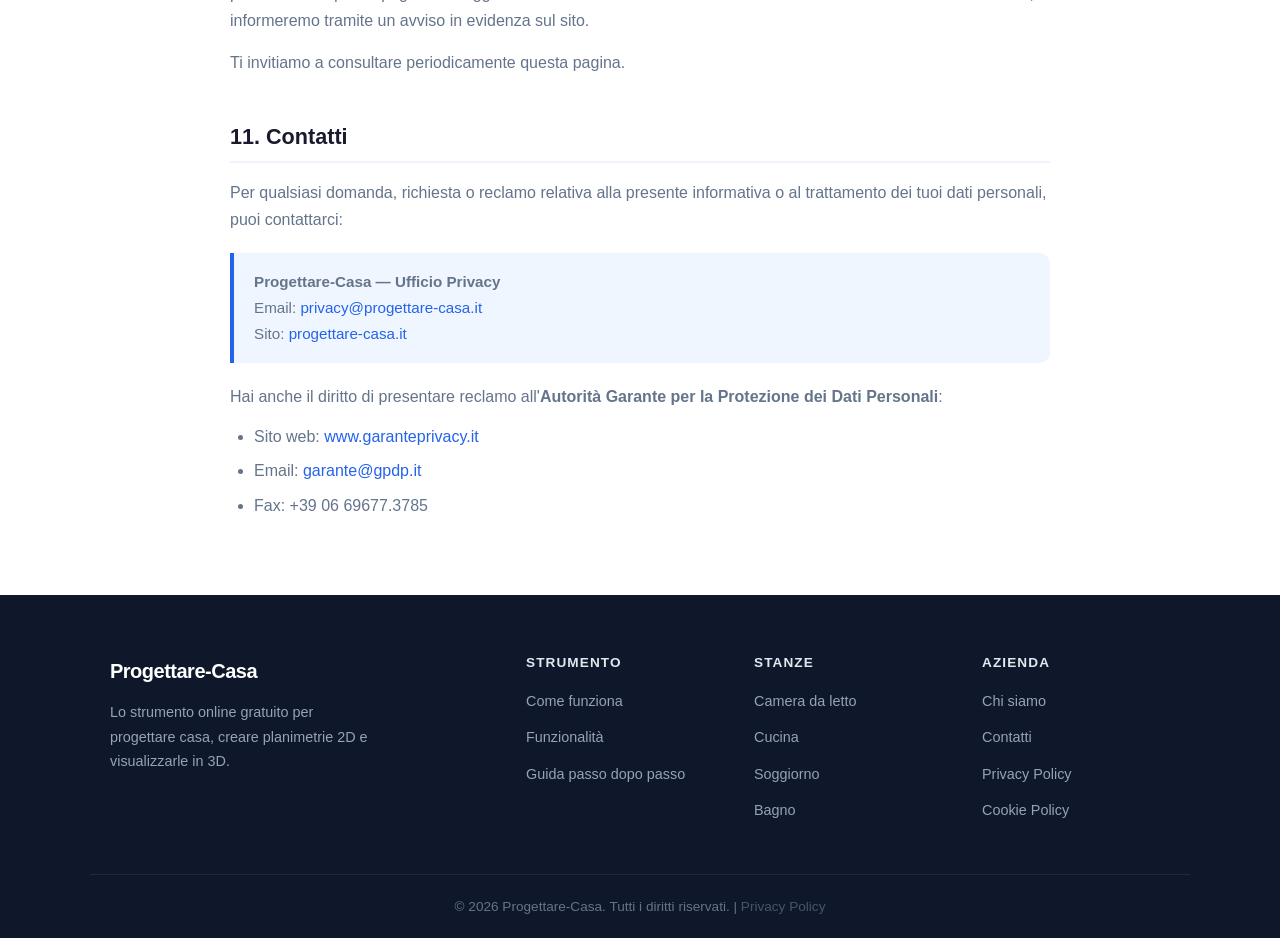
<file: privacy-policy.html>
<!DOCTYPE html>
<html lang="it">
<head>
  <meta charset="UTF-8">
  <meta name="viewport" content="width=device-width, initial-scale=1.0">
  <title>Privacy Policy e Cookie Policy – Progettare-Casa</title>
  <meta name="description" content="Informativa sulla privacy e sui cookie di Progettare-Casa, conforme al Regolamento GDPR (UE) 2016/679.">
  <meta name="robots" content="noindex, follow">
  <link rel="canonical" href="https://progettare-casa.it/privacy-policy.html">
  <link rel="stylesheet" href="css/style.css">
  <link rel="stylesheet" href="css/progettare-casa.css">
  <style>
    .policy-hero {
      background: var(--color-bg-alt);
      padding: 56px 20px 40px;
      text-align: center;
      border-bottom: 1px solid var(--color-border);
    }
    .policy-hero h1 { margin-bottom: 12px; }
    .policy-hero .last-updated { color: var(--color-text-muted); font-size: .9rem; }

    .policy-body {
      background: #fff;
      padding: 60px 20px;
    }
    .policy-inner {
      max-width: 820px;
      margin: 0 auto;
    }

    .policy-inner h2 {
      font-size: 1.35rem;
      margin-top: 48px;
      margin-bottom: 16px;
      padding-bottom: 10px;
      border-bottom: 2px solid var(--color-bg-alt);
      color: var(--color-text);
    }
    .policy-inner h2:first-child { margin-top: 0; }
    .policy-inner h3 {
      font-size: 1.05rem;
      margin-top: 24px;
      margin-bottom: 10px;
      color: var(--color-text);
    }
    .policy-inner p { margin-bottom: 14px; }
    .policy-inner ul, .policy-inner ol {
      margin: 12px 0 16px 24px;
      color: var(--color-text-muted);
    }
    .policy-inner li { margin-bottom: 8px; line-height: 1.65; }
    .policy-inner a { color: var(--color-primary); }

    .policy-toc {
      background: var(--color-bg-alt);
      border: 1px solid var(--color-border);
      border-radius: var(--radius);
      padding: 24px 28px;
      margin-bottom: 40px;
    }
    .policy-toc h3 { margin-top: 0; margin-bottom: 12px; font-size: 1rem; }
    .policy-toc ol { margin: 0 0 0 18px; }
    .policy-toc li { margin-bottom: 6px; }
    .policy-toc a { font-size: .93rem; }

    .highlight-box {
      background: #eff6ff;
      border-left: 4px solid var(--color-primary);
      border-radius: 0 var(--radius) var(--radius) 0;
      padding: 16px 20px;
      margin: 20px 0;
    }
    .highlight-box p { margin: 0; font-size: .95rem; }

    table.data-table { width: 100%; border-collapse: collapse; margin: 16px 0; font-size: .9rem; }
    table.data-table th { background: var(--color-bg-alt); padding: 10px 12px; text-align: left; font-weight: 600; color: var(--color-text); border: 1px solid var(--color-border); }
    table.data-table td { padding: 10px 12px; border: 1px solid var(--color-border); color: var(--color-text-muted); vertical-align: top; }
  </style>
</head>
<body>

<header>
  <nav class="site-nav" aria-label="Navigazione principale">
    <a href="index.html" class="logo">Progettare-Casa</a>
    <input type="checkbox" id="nav-toggle" class="nav-toggle-checkbox" aria-label="Apri menu">
    <label for="nav-toggle" class="nav-toggle-label" aria-label="Menu">
      <svg class="icon" aria-hidden="true" viewBox="0 0 24 24" width="24" height="24"
           fill="none" stroke="currentColor" stroke-width="2" stroke-linecap="round">
        <line x1="3" y1="6" x2="21" y2="6"/>
        <line x1="3" y1="12" x2="21" y2="12"/>
        <line x1="3" y1="18" x2="21" y2="18"/>
      </svg>
    </label>
    <ul class="nav-links">
      <li><a href="index.html#come-funziona">Come funziona</a></li>
      <li><a href="index.html#funzionalita">Funzionalità</a></li>
      <li><a href="index.html#stanze">Stanze</a></li>
      <li><a href="index.html#faq">FAQ</a></li>
      <li><a href="chi-siamo.html">Chi siamo</a></li>
      <li><a href="contatti.html">Contatti</a></li>
      <li><a href="index.html#inizia" class="nav-cta">Inizia gratis</a></li>
    </ul>
  </nav>
</header>

<main>

  <section class="policy-hero">
    <h1>Privacy Policy e Cookie Policy</h1>
    <p class="last-updated">Ultimo aggiornamento: 1 gennaio 2026 | In vigore ai sensi del Regolamento (UE) 2016/679 (GDPR)</p>
  </section>

  <section class="policy-body">
    <div class="policy-inner">

      <!-- TOC -->
      <nav class="policy-toc" aria-label="Indice della Privacy Policy">
        <h3>Indice dei contenuti</h3>
        <ol>
          <li><a href="#titolare">Titolare del trattamento</a></li>
          <li><a href="#dati-raccolti">Dati personali raccolti</a></li>
          <li><a href="#finalita">Finalità e basi giuridiche del trattamento</a></li>
          <li><a href="#conservazione">Durata della conservazione</a></li>
          <li><a href="#destinatari">Destinatari dei dati</a></li>
          <li><a href="#trasferimento">Trasferimento dei dati extra-UE</a></li>
          <li><a href="#diritti">I tuoi diritti</a></li>
          <li><a href="#cookie">Cookie Policy</a></li>
          <li><a href="#minori">Minori</a></li>
          <li><a href="#modifiche">Modifiche alla presente informativa</a></li>
          <li><a href="#contatti-privacy">Contatti</a></li>
        </ol>
      </nav>

      <!-- 1. Titolare -->
      <h2 id="titolare">1. Titolare del trattamento</h2>
      <p>Il Titolare del trattamento dei dati personali raccolti attraverso il sito web <strong>progettare-casa.it</strong> è:</p>
      <div class="highlight-box">
        <p><strong>Progettare-Casa</strong><br>
        Sito web: <a href="https://progettare-casa.it">progettare-casa.it</a><br>
        Email: <a href="mailto:privacy@progettare-casa.it">privacy@progettare-casa.it</a>
        </p>
      </div>
      <p>Per qualsiasi questione relativa alla privacy e al trattamento dei dati personali, puoi contattarci all'indirizzo email sopra indicato.</p>

      <!-- 2. Dati raccolti -->
      <h2 id="dati-raccolti">2. Dati personali raccolti</h2>
      <p>Progettare-Casa può raccogliere le seguenti categorie di dati personali:</p>

      <h3>2.1 Dati forniti volontariamente dall'utente</h3>
      <ul>
        <li><strong>Dati di contatto</strong>: nome, cognome e indirizzo email forniti tramite il modulo di contatto della pagina <a href="contatti.html">Contatti</a>.</li>
        <li><strong>Contenuto delle comunicazioni</strong>: il testo del messaggio inviato attraverso il modulo di contatto.</li>
      </ul>

      <h3>2.2 Dati raccolti automaticamente</h3>
      <ul>
        <li><strong>Dati di navigazione</strong>: indirizzo IP, tipo di browser, sistema operativo, pagine visitate, durata della visita, URL di provenienza (referrer).</li>
        <li><strong>Cookie e tecnologie simili</strong>: vedi la sezione <a href="#cookie">Cookie Policy</a> per i dettagli.</li>
      </ul>

      <h3>2.3 Dati non raccolti</h3>
      <p>Progettare-Casa <strong>non raccoglie né memorizza</strong> le planimetrie create dagli utenti sullo strumento online, a meno che l'utente non decida esplicitamente di salvare o condividere un progetto. Le sessioni di progettazione sono elaborate localmente nel browser dell'utente.</p>

      <!-- 3. Finalità -->
      <h2 id="finalita">3. Finalità e basi giuridiche del trattamento</h2>
      <div class="table-wrap">
        <table class="data-table">
          <thead>
            <tr>
              <th>Finalità</th>
              <th>Base giuridica (art. 6 GDPR)</th>
              <th>Dati trattati</th>
            </tr>
          </thead>
          <tbody>
            <tr>
              <td>Risposta alle richieste inviate tramite il modulo di contatto</td>
              <td>Esecuzione di misure precontrattuali o legittimo interesse (art. 6 §1 lett. b/f)</td>
              <td>Nome, email, messaggio</td>
            </tr>
            <tr>
              <td>Analisi statistica anonima del traffico web</td>
              <td>Legittimo interesse del Titolare (art. 6 §1 lett. f)</td>
              <td>Dati di navigazione anonimi</td>
            </tr>
            <tr>
              <td>Cookie tecnici necessari al funzionamento del sito</td>
              <td>Legittimo interesse / necessità tecnica (art. 6 §1 lett. f)</td>
              <td>Cookie di sessione</td>
            </tr>
            <tr>
              <td>Cookie analitici e di profilazione (solo con consenso)</td>
              <td>Consenso dell'interessato (art. 6 §1 lett. a)</td>
              <td>Cookie analitici, identificatori</td>
            </tr>
          </tbody>
        </table>
      </div>

      <!-- 4. Conservazione -->
      <h2 id="conservazione">4. Durata della conservazione</h2>
      <p>I dati personali sono conservati per il tempo strettamente necessario al perseguimento delle finalità per cui sono stati raccolti:</p>
      <ul>
        <li><strong>Dati del modulo di contatto</strong>: conservati per un massimo di <strong>24 mesi</strong> dalla data di ricezione, salvo necessità di conservazione più lunga per obblighi legali.</li>
        <li><strong>Dati di navigazione</strong>: conservati in forma aggregata e anonima. I log di accesso grezzi sono eliminati entro <strong>12 mesi</strong>.</li>
        <li><strong>Cookie analitici</strong>: durata specificata nella Cookie Policy (vedi sezione 8).</li>
      </ul>

      <!-- 5. Destinatari -->
      <h2 id="destinatari">5. Destinatari dei dati</h2>
      <p>I dati personali possono essere comunicati alle seguenti categorie di soggetti:</p>
      <ul>
        <li><strong>Fornitori di servizi tecnici</strong> (hosting, email, analisi statistica) che agiscono come Responsabili del trattamento ai sensi dell'art. 28 GDPR, sulla base di appositi contratti.</li>
        <li><strong>Autorità pubbliche</strong> nei casi previsti dalla legge applicabile.</li>
      </ul>
      <p>I dati personali non sono venduti, affittati o ceduti a terzi per finalità di marketing.</p>

      <!-- 6. Trasferimento -->
      <h2 id="trasferimento">6. Trasferimento dei dati extra-UE</h2>
      <p>Alcuni dei nostri fornitori di servizi tecnici (ad esempio, servizi di hosting o analisi) possono trattare dati personali al di fuori dello Spazio Economico Europeo (SEE). In tali casi, Progettare-Casa garantisce che il trasferimento avvenga nel rispetto delle garanzie previste dal GDPR (artt. 44–49), incluse le <strong>Clausole Contrattuali Standard</strong> approvate dalla Commissione Europea.</p>

      <!-- 7. Diritti -->
      <h2 id="diritti">7. I tuoi diritti</h2>
      <p>Ai sensi degli artt. 15–22 del Regolamento (UE) 2016/679 (GDPR), hai il diritto di:</p>
      <ul>
        <li><strong>Accesso</strong> (art. 15): ottenere conferma che sia in corso un trattamento di dati che ti riguardano e riceverne una copia.</li>
        <li><strong>Rettifica</strong> (art. 16): ottenere la correzione di dati inesatti o incompleti.</li>
        <li><strong>Cancellazione ("diritto all'oblio")</strong> (art. 17): chiedere la cancellazione dei tuoi dati personali quando non sono più necessari alle finalità per cui erano stati raccolti.</li>
        <li><strong>Limitazione del trattamento</strong> (art. 18): chiedere la limitazione del trattamento in determinati casi.</li>
        <li><strong>Portabilità</strong> (art. 20): ricevere i dati in un formato strutturato, di uso comune e leggibile da dispositivo automatico.</li>
        <li><strong>Opposizione</strong> (art. 21): opporti al trattamento basato sul legittimo interesse.</li>
        <li><strong>Revoca del consenso</strong> (art. 7 §3): revocare in qualsiasi momento il consenso precedentemente espresso, senza pregiudicare la liceità del trattamento basato sul consenso prima della revoca.</li>
        <li><strong>Reclamo</strong>: presentare un reclamo all'autorità di controllo competente: in Italia, il <strong>Garante per la Protezione dei Dati Personali</strong> (<a href="https://www.garanteprivacy.it" target="_blank" rel="noopener">www.garanteprivacy.it</a>).</li>
      </ul>
      <p>Per esercitare i tuoi diritti, puoi scrivere a: <a href="mailto:privacy@progettare-casa.it">privacy@progettare-casa.it</a>. Risponderemo entro 30 giorni dalla ricezione della richiesta.</p>

      <!-- 8. Cookie -->
      <h2 id="cookie">8. Cookie Policy</h2>
      <p>Il presente sito utilizza cookie e tecnologie simili. Di seguito trovi le informazioni richieste dall'art. 13 GDPR e dal Provvedimento del Garante Privacy dell'8 maggio 2014 (aggiornato con le Linee guida del 10 giugno 2021).</p>

      <h3>8.1 Cosa sono i cookie</h3>
      <p>I cookie sono piccoli file di testo che i siti web visitati inviano al browser dell'utente, dove vengono memorizzati per essere poi ritrasmessi agli stessi siti alla successiva visita. Permettono ai siti di ricordare informazioni sulla visita, come la lingua preferita e le impostazioni.</p>

      <h3>8.2 Tipologie di cookie utilizzati</h3>
      <div class="table-wrap">
        <table class="data-table">
          <thead>
            <tr>
              <th>Categoria</th>
              <th>Nome / Fornitore</th>
              <th>Finalità</th>
              <th>Durata</th>
              <th>Consenso</th>
            </tr>
          </thead>
          <tbody>
            <tr>
              <td><strong>Tecnici (necessari)</strong></td>
              <td>Cookie di sessione (progettare-casa.it)</td>
              <td>Funzionamento del sito, gestione sessione utente</td>
              <td>Sessione</td>
              <td>Non richiesto</td>
            </tr>
            <tr>
              <td><strong>Tecnici (necessari)</strong></td>
              <td>cookie_consent (progettare-casa.it)</td>
              <td>Memorizzazione delle preferenze cookie dell'utente</td>
              <td>12 mesi</td>
              <td>Non richiesto</td>
            </tr>
            <tr>
              <td><strong>Analitici (aggregati)</strong></td>
              <td>Analisi statistica anonima</td>
              <td>Misurazione del traffico in forma anonima e aggregata</td>
              <td>13 mesi</td>
              <td>Richiesto</td>
            </tr>
          </tbody>
        </table>
      </div>

      <h3>8.3 Come gestire i cookie</h3>
      <p>Puoi gestire le tue preferenze sui cookie in qualsiasi momento attraverso:</p>
      <ul>
        <li>Le <strong>impostazioni del tuo browser</strong>: puoi bloccare o eliminare i cookie già memorizzati. Consulta le istruzioni del tuo browser (Chrome, Firefox, Safari, Edge).</li>
        <li>Il <strong>banner cookie</strong> presente all'ingresso del sito, dove puoi accettare o rifiutare le singole categorie di cookie.</li>
      </ul>
      <p>La disabilitazione dei cookie tecnici potrebbe compromettere il corretto funzionamento del sito.</p>

      <h3>8.4 Cookie di terze parti</h3>
      <p>Se utilizziamo strumenti di analisi o servizi di terze parti, questi possono installare cookie propri. Ti invitiamo a consultare le relative privacy policy. Qualsiasi terza parte che installi cookie attraverso il nostro sito è considerata Titolare autonomo del trattamento.</p>

      <!-- 9. Minori -->
      <h2 id="minori">9. Minori</h2>
      <p>Il servizio Progettare-Casa non è destinato a persone di età inferiore a <strong>16 anni</strong>. Non raccogliamo consapevolmente dati personali di minori. Se sei un genitore o tutore e ritieni che tuo figlio ci abbia fornito dati personali, contattaci immediatamente a <a href="mailto:privacy@progettare-casa.it">privacy@progettare-casa.it</a> e provvederemo alla cancellazione.</p>

      <!-- 10. Modifiche -->
      <h2 id="modifiche">10. Modifiche alla presente informativa</h2>
      <p>Progettare-Casa si riserva il diritto di modificare la presente informativa in qualsiasi momento. Le modifiche saranno pubblicate su questa pagina con aggiornamento della data in cima al documento. In caso di modifiche sostanziali, ti informeremo tramite un avviso in evidenza sul sito.</p>
      <p>Ti invitiamo a consultare periodicamente questa pagina.</p>

      <!-- 11. Contatti privacy -->
      <h2 id="contatti-privacy">11. Contatti</h2>
      <p>Per qualsiasi domanda, richiesta o reclamo relativa alla presente informativa o al trattamento dei tuoi dati personali, puoi contattarci:</p>
      <div class="highlight-box">
        <p>
          <strong>Progettare-Casa — Ufficio Privacy</strong><br>
          Email: <a href="mailto:privacy@progettare-casa.it">privacy@progettare-casa.it</a><br>
          Sito: <a href="https://progettare-casa.it">progettare-casa.it</a>
        </p>
      </div>
      <p>Hai anche il diritto di presentare reclamo all'<strong>Autorità Garante per la Protezione dei Dati Personali</strong>:</p>
      <ul>
        <li>Sito web: <a href="https://www.garanteprivacy.it" target="_blank" rel="noopener">www.garanteprivacy.it</a></li>
        <li>Email: <a href="mailto:garante@gpdp.it">garante@gpdp.it</a></li>
        <li>Fax: +39 06 69677.3785</li>
      </ul>

    </div>
  </section>

</main>

<footer>
  <div class="footer-grid">
    <div class="footer-brand footer-col">
      <a href="index.html" class="logo">Progettare-Casa</a>
      <p>Lo strumento online gratuito per progettare casa, creare planimetrie 2D e visualizzarle in 3D.</p>
    </div>
    <div class="footer-col">
      <h4>Strumento</h4>
      <nav aria-label="Link strumento footer">
        <ul>
          <li><a href="index.html#come-funziona">Come funziona</a></li>
          <li><a href="index.html#funzionalita">Funzionalità</a></li>
          <li><a href="index.html#guida">Guida passo dopo passo</a></li>
        </ul>
      </nav>
    </div>
    <div class="footer-col">
      <h4>Stanze</h4>
      <nav aria-label="Link stanze footer">
        <ul>
          <li><a href="camera-da-letto.html">Camera da letto</a></li>
          <li><a href="cucina.html">Cucina</a></li>
          <li><a href="soggiorno.html">Soggiorno</a></li>
          <li><a href="bagno.html">Bagno</a></li>
        </ul>
      </nav>
    </div>
    <div class="footer-col">
      <h4>Azienda</h4>
      <nav aria-label="Link azienda footer">
        <ul>
          <li><a href="chi-siamo.html">Chi siamo</a></li>
          <li><a href="contatti.html">Contatti</a></li>
          <li><a href="privacy-policy.html" aria-current="page">Privacy Policy</a></li>
          <li><a href="privacy-policy.html#cookie">Cookie Policy</a></li>
        </ul>
      </nav>
    </div>
  </div>
  <div class="footer-bottom container">
    <p>© 2026 Progettare-Casa. Tutti i diritti riservati. | <a href="privacy-policy.html" style="color:#475569;">Privacy Policy</a></p>
  </div>
</footer>

</body>
</html>
</file>
<file: css/style.css>
/* ============================================================
   style.css — Global shared styles for progettare-casa.it
   ============================================================ */

/* ── Reset & Box Model ─────────────────────────────────────── */
*, *::before, *::after { box-sizing: border-box; margin: 0; padding: 0; }

html { scroll-behavior: smooth; font-size: 16px; }

body {
  font-family: 'Manrope', -apple-system, BlinkMacSystemFont, 'Segoe UI', Roboto, 'Helvetica Neue', Arial, sans-serif;
  color: #1a1a2e;
  background: #ffffff;
  line-height: 1.65;
}

/* ── CSS Variables ─────────────────────────────────────────── */
:root {
  --color-primary:    #2563eb;
  --color-primary-dark: #1d4ed8;
  --color-accent:     #3b82f6;
  --color-bg:         #ffffff;
  --color-bg-alt:     #f0f4ff;
  --color-bg-dark:    #0f172a;
  --color-text:       #1a1a2e;
  --color-text-muted: #64748b;
  --color-border:     #e2e8f0;
  --color-card-bg:    #ffffff;
  --shadow-sm:        0 1px 3px rgba(0,0,0,.08), 0 1px 2px rgba(0,0,0,.06);
  --shadow-md:        0 4px 12px rgba(0,0,0,.10);
  --radius:           10px;
  --container:        1100px;
  --section-pad:      80px 20px;
}

/* ── Typography ────────────────────────────────────────────── */
h1, h2, h3, h4 { line-height: 1.25; font-weight: 700; color: var(--color-text); }
h1 { font-size: clamp(2rem, 5vw, 3rem); }
h2 { font-size: clamp(1.5rem, 3.5vw, 2.2rem); }
h3 { font-size: clamp(1.1rem, 2.5vw, 1.35rem); }
p  { color: var(--color-text-muted); line-height: 1.7; }
a  { color: var(--color-primary); text-decoration: none; }
a:hover { text-decoration: underline; }

/* ── Container ─────────────────────────────────────────────── */
.container {
  max-width: var(--container);
  margin: 0 auto;
  padding: 0 20px;
  width: 100%;
}

/* ── Buttons ───────────────────────────────────────────────── */
.btn {
  display: inline-flex;
  align-items: center;
  gap: 8px;
  padding: 14px 28px;
  border-radius: 8px;
  font-size: 1rem;
  font-weight: 600;
  cursor: pointer;
  border: none;
  text-decoration: none;
  transition: background .2s, transform .15s, box-shadow .2s;
}
.btn-primary {
  background: var(--color-primary);
  color: #fff;
  box-shadow: 0 2px 8px rgba(37,99,235,.35);
}
.btn-primary:hover {
  background: var(--color-primary-dark);
  transform: translateY(-1px);
  box-shadow: 0 4px 14px rgba(37,99,235,.45);
  text-decoration: none;
  color: #fff;
}
.btn-outline {
  background: transparent;
  border: 2px solid var(--color-primary);
  color: var(--color-primary);
}
.btn-outline:hover {
  background: var(--color-primary);
  color: #fff;
  text-decoration: none;
}

/* ── SVG Icons ─────────────────────────────────────────────── */
.icon {
  display: inline-block;
  vertical-align: middle;
  flex-shrink: 0;
}

/* ── Header & Navigation ───────────────────────────────────── */
header {
  position: sticky;
  top: 0;
  z-index: 100;
  background: rgba(255,255,255,.95);
  backdrop-filter: blur(8px);
  border-bottom: 1px solid var(--color-border);
  height: 68px;
  display: flex;
  align-items: center;
}

.site-nav {
  width: 100%;
  max-width: var(--container);
  margin: 0 auto;
  padding: 0 20px;
  display: flex;
  align-items: center;
  justify-content: space-between;
  gap: 20px;
}

.logo {
  font-size: 1.35rem;
  font-weight: 800;
  color: var(--color-primary);
  text-decoration: none;
  letter-spacing: -.5px;
  white-space: nowrap;
}
.logo:hover { text-decoration: none; }

.nav-links {
  display: flex;
  align-items: center;
  gap: 4px;
  list-style: none;
}
.nav-links a {
  padding: 7px 14px;
  border-radius: 6px;
  color: var(--color-text);
  font-weight: 500;
  font-size: .95rem;
  transition: background .15s, color .15s;
}
.nav-links a:hover { background: var(--color-bg-alt); text-decoration: none; color: var(--color-primary); }
.nav-links .nav-cta { background: var(--color-primary); color: #fff; font-weight: 600; }
.nav-links .nav-cta:hover { background: var(--color-primary-dark); color: #fff; }

/* Mobile nav toggle (CSS-only checkbox) */
.nav-toggle-checkbox { display: none; }
.nav-toggle-label {
  display: none;
  cursor: pointer;
  padding: 6px;
  border-radius: 6px;
  color: var(--color-text);
}
.nav-toggle-label:hover { background: var(--color-bg-alt); }

@media (max-width: 768px) {
  .nav-toggle-label { display: flex; align-items: center; }
  .nav-links {
    display: none;
    position: absolute;
    top: 68px; left: 0; right: 0;
    background: #fff;
    flex-direction: column;
    border-bottom: 1px solid var(--color-border);
    padding: 12px 20px 16px;
    gap: 4px;
    box-shadow: var(--shadow-md);
  }
  .nav-links a { width: 100%; padding: 10px 14px; }
  .nav-toggle-checkbox:checked ~ .nav-links { display: flex; }
}

/* ── Footer ────────────────────────────────────────────────── */
footer {
  background: var(--color-bg-dark);
  color: #94a3b8;
}

.footer-grid {
  display: grid;
  grid-template-columns: 2fr 1fr 1fr 1fr;
  gap: 40px;
  padding: 60px 20px 40px;
  max-width: var(--container);
  margin: 0 auto;
}

.footer-brand .logo { color: #fff; font-size: 1.25rem; }
.footer-brand p { margin-top: 12px; font-size: .9rem; color: #94a3b8; max-width: 260px; }

.footer-col h4 {
  color: #e2e8f0;
  font-size: .85rem;
  text-transform: uppercase;
  letter-spacing: .08em;
  margin-bottom: 16px;
}
.footer-col ul { list-style: none; }
.footer-col li { margin-bottom: 10px; }
.footer-col a { color: #94a3b8; font-size: .9rem; transition: color .15s; }
.footer-col a:hover { color: #fff; text-decoration: none; }

.footer-bottom {
  border-top: 1px solid #1e293b;
  padding: 20px;
  text-align: center;
  font-size: .85rem;
  color: #475569;
  max-width: var(--container);
  margin: 0 auto;
}

@media (max-width: 768px) {
  .footer-grid { grid-template-columns: 1fr 1fr; gap: 30px; padding: 40px 20px 30px; }
  .footer-brand { grid-column: 1 / -1; }
}
@media (max-width: 480px) {
  .footer-grid { grid-template-columns: 1fr; }
}

/* ── Section base ──────────────────────────────────────────── */
section { padding: var(--section-pad); }

.section-label {
  display: inline-block;
  background: var(--color-bg-alt);
  color: var(--color-primary);
  font-size: .8rem;
  font-weight: 700;
  text-transform: uppercase;
  letter-spacing: .1em;
  padding: 5px 14px;
  border-radius: 100px;
  margin-bottom: 16px;
}

.section-header {
  text-align: center;
  margin-bottom: 48px;
}
.section-header p {
  margin-top: 12px;
  font-size: 1.05rem;
  max-width: 620px;
  margin-left: auto;
  margin-right: auto;
}

/* ── Cards ─────────────────────────────────────────────────── */
.card {
  background: var(--color-card-bg);
  border: 1px solid var(--color-border);
  border-radius: var(--radius);
  padding: 28px;
  box-shadow: var(--shadow-sm);
  transition: box-shadow .2s, transform .2s;
}
.card:hover { box-shadow: var(--shadow-md); transform: translateY(-2px); }

/* ── FAQ Accordion ─────────────────────────────────────────── */
details { border-bottom: 1px solid var(--color-border); }
details:first-of-type { border-top: 1px solid var(--color-border); }
summary {
  padding: 20px 0;
  font-weight: 600;
  font-size: 1rem;
  color: var(--color-text);
  cursor: pointer;
  display: flex;
  justify-content: space-between;
  align-items: center;
  list-style: none;
  gap: 12px;
}
summary::-webkit-details-marker { display: none; }
summary .faq-icon { transition: transform .2s; color: var(--color-primary); flex-shrink: 0; }
details[open] summary .faq-icon { transform: rotate(45deg); }
.faq-answer { padding: 0 0 20px; color: var(--color-text-muted); line-height: 1.7; }

/* ── Table ─────────────────────────────────────────────────── */
.table-wrap { overflow-x: auto; }
table { width: 100%; border-collapse: collapse; font-size: .95rem; }
th { background: var(--color-bg-alt); color: var(--color-text); font-weight: 600; padding: 12px 16px; text-align: left; }
td { padding: 12px 16px; border-bottom: 1px solid var(--color-border); color: var(--color-text-muted); }
tr:last-child td { border-bottom: none; }
</file>
<file: css/progettare-casa.css>
/* ============================================================
   progettare-casa.css — Page-specific styles for index.html
   ============================================================ */

/* ══════════════════════════════════════════════════════════
   PAGE-HERO: header overrides (transparent over dark hero)
   ══════════════════════════════════════════════════════════ */
.page-hero header {
  position: absolute;
  top: 0; left: 0; right: 0;
  background: transparent;
  border-bottom: none;
  backdrop-filter: none;
  height: 70px;
}
.page-hero .site-nav {
  height: 70px;
  padding: 0 20px;
  max-width: 1200px;
}
.page-hero .logo {
  color: #fff;
  font-size: 1.2rem;
  display: flex;
  align-items: center;
  gap: 8px;
}
.page-hero .logo svg { stroke: #55a3ff; }
.page-hero .nav-links a {
  color: rgba(235, 238, 246, 0.9);
}
.page-hero .nav-links a:hover {
  background: rgba(255,255,255,.08);
  color: #fff;
}
.page-hero .nav-links .nav-cta {
  background: transparent;
  border: 1.5px solid rgba(255,255,255,.65);
  color: #fff;
  box-shadow: none;
}
.page-hero .nav-links .nav-cta:hover {
  background: rgba(255,255,255,.10);
  color: #fff;
  box-shadow: none;
  transform: none;
}
.page-hero .nav-toggle-label { color: #fff; }

/* ══════════════════════════════════════════════════════════
   HERO SECTION  — exact match of raum-planer-online.de
   ══════════════════════════════════════════════════════════ */
.hero {
  overflow: hidden;
  position: relative;
  background: linear-gradient(90deg, rgb(45,48,56) 0%, rgb(55,58,66) 100%);
  color: rgb(235,238,246);
  padding: 0;
  font-family: 'Manrope', -apple-system, BlinkMacSystemFont, sans-serif;
}

/* Blue glow blobs (section::before = top-left, section::after = bottom-right) */
.hero::before {
  content: "";
  position: absolute;
  top: -60px; left: -90px;
  width: 250px; height: 180px;
  background: rgb(85,163,255);
  filter: blur(100px);
  border-radius: 50%;
  transform: rotate(-35deg);
  pointer-events: none;
  z-index: 0;
}
.hero::after {
  content: "";
  position: absolute;
  right: -130px; bottom: -35px;
  width: 360px; height: 180px;
  background: rgb(85,163,255);
  filter: blur(100px);
  border-radius: 50%;
  transform: rotate(-35deg);
  pointer-events: none;
  z-index: 0;
}

/* Inner wrapper — flex, text pushed to the right */
.hero-inner {
  position: relative;
  display: flex;
  justify-content: flex-end;
  align-items: flex-start;
  height: 565px;
  padding-top: 130px;
  padding-bottom: 0;
  max-width: 1170px;
  margin: 0 auto;
  padding-left: 20px;
  padding-right: 20px;
}

/* ── room.webp background image div ─────────────────────── */
.hero-room-img {
  position: absolute;
  top: 0;
  right: 610px;     /* mirrors original: right: 635px on 1140px container */
  bottom: 0;
  z-index: 0;
  background: url("../images/room.webp") no-repeat 0 0;
  background-size: auto;
  width: 901px;
  height: 617px;
}

/* Top gradient — fades the top edge of the image into the dark bg */
.hero-room-img::before {
  content: "";
  position: absolute;
  top: -80px; left: 0;
  width: 850px; height: 165px;
  background: linear-gradient(rgb(52,55,63) 50%, rgba(53,56,64,0) 100%);
  mix-blend-mode: darken;
}

/* Right gradient — fades image into the dark text area */
.hero-room-img::after {
  content: "";
  position: absolute;
  top: 0;
  right: -300px;
  bottom: 0;
  width: 600px; height: 100%;
  background: linear-gradient(270deg, rgb(52,55,63) 50%, rgba(53,56,64,0) 100%);
  mix-blend-mode: darken;
}

/* ── Text block (right side) ─────────────────────────────── */
.hero-text {
  display: flex;
  flex-direction: column;
  align-items: flex-start;
  width: 100%;
  max-width: 550px;
  position: relative;
  z-index: 1;
  flex-shrink: 0;
}

.hero-title {
  color: #fff;
  font-size: 36px;
  font-weight: 800;
  line-height: 1.3;
  margin-bottom: 25px;
  font-family: 'Manrope', sans-serif;
}

.hero-subtitle {
  color: rgb(235,238,246);
  font-size: 20px;
  line-height: 30px;
  margin-bottom: 30px;
  font-family: 'Manrope', sans-serif;
  font-weight: 400;
}
.hero-subtitle strong { font-weight: 600; color: #fff; }

/* ── Blue CTA button ─────────────────────────────────────── */
.btn-blue {
  position: relative;
  z-index: 1;
  display: inline-flex;
  justify-content: center;
  align-items: center;
  flex-shrink: 0;
  color: #fff;
  font-family: 'Manrope', sans-serif;
  font-weight: 600;
  font-size: 20px;
  border-radius: 5px;
  cursor: pointer;
  gap: 13px;
  height: 49px;
  padding: 0 32px;
  text-decoration: none;
  border: none;
  background: transparent;
}
/* 3D button face (lit surface) */
.btn-blue::before {
  content: "";
  transition: opacity .3s;
  position: absolute;
  inset: 0;
  z-index: -1;
  background: rgb(85,163,255);
  box-shadow: rgba(85,165,255,.30) 0 5px 25px;
  border-radius: inherit;
}
/* 3D button bottom shadow (depth) */
.btn-blue::after {
  content: "";
  transition: box-shadow .3s;
  position: absolute;
  inset: 0 0 -3px;
  z-index: -2;
  background: rgb(35,113,205);
  border-radius: inherit;
}
.btn-blue:hover { color: #fff; text-decoration: none; }
.btn-blue:hover::before { opacity: 0; }
.btn-blue:hover::after { box-shadow: rgba(85,165,255,.30) 0 5px 20px; }

/* ── Responsive ──────────────────────────────────────────── */
@media (max-width: 960px) {
  .hero-inner {
    justify-content: flex-start;
    align-items: flex-end;
    height: auto;
    min-height: 480px;
    padding-top: 90px;
    padding-bottom: 50px;
  }
  .hero-room-img {
    right: auto;
    left: 50%;
    transform: translateX(-30%);
    opacity: .18;
    background-size: cover;
  }
  .hero-text { max-width: 100%; }
  .hero-title { font-size: 28px; }
  .hero-subtitle { font-size: 17px; line-height: 26px; }
}
@media (max-width: 600px) {
  .hero-title { font-size: 24px; }
  .hero-subtitle { font-size: 15px; }
  .btn-blue { font-size: 16px; height: 44px; padding: 0 22px; }
}

/* ── Come funziona / func-section (Block 2) ────────────────── */
.func-section {
  background: rgb(248, 248, 248);
  padding: 55px 0;
}

.func-title {
  font-size: 34px;
  font-weight: 800;
  color: rgb(34, 40, 49);
  text-align: center;
  margin-bottom: 25px;
  line-height: 1.25;
}

/* Two-column flex row — image left, info right */
.func-group {
  display: flex;
  justify-content: flex-end;
  align-items: flex-start;
  margin-top: 65px;
  gap: 0;
}

/* Left: screenshot column */
.func-pic {
  flex-shrink: 1;
  flex-grow: 0;
  width: 851px;
  min-width: 0;
}
.func-pic img {
  display: block;
  width: 100%;
  height: auto;
  border-radius: 6px;
}

/* Right: info column */
.func-info {
  display: flex;
  flex-direction: column;
  width: 565px;
  flex-shrink: 0;
  padding-left: 40px;
}

.func-desc {
  font-size: 20px;
  line-height: 30px;
  color: rgb(34, 40, 49);
  margin-bottom: 22px;
}

/* 2×2 feature card grid */
.func-grid {
  display: grid;
  grid-template-columns: 1fr 1fr;
  gap: 10px;
  margin-bottom: 28px;
}

.func-item {
  display: flex;
  flex-direction: column;
  gap: 10px;
  background: #ffffff;
  border-radius: 8px;
  padding: 15px 15px 18px;
  box-shadow: rgba(16, 25, 40, 0.05) 0px 10px 10px -5px,
              rgba(15, 25, 40, 0.10) 0px 20px 25px -5px;
}

.func-item-icon {
  display: block;
  width: 26px;
  height: 26px;
}

.func-item-desc {
  font-size: 20px;
  font-weight: 300;
  color: rgb(74, 80, 89);
  line-height: 30px;
  margin: 0;
}

/* Orange gradient CTA button */
.btn-orange {
  position: relative;
  display: inline-flex;
  align-items: center;
  gap: 13px;
  height: 49px;
  padding: 0 32px;
  border-radius: 5px;
  font-size: 20px;
  font-weight: 600;
  color: #fff;
  text-decoration: none;
  align-self: flex-start;
}
.btn-orange::before {
  content: "";
  position: absolute;
  inset: 0;
  z-index: -1;
  border-radius: inherit;
  background: linear-gradient(35deg, rgb(255, 185, 76) 0%, rgb(254, 112, 9) 100%);
  box-shadow: rgba(254, 112, 9, 0.35) 0 5px 25px;
  transition: opacity 0.3s;
}
.btn-orange::after {
  content: "";
  position: absolute;
  inset: 0 0 -3px;
  z-index: -2;
  border-radius: inherit;
  background: linear-gradient(90deg, rgb(225, 148, 40) 0%, rgb(224, 84, 20) 100%);
  transition: box-shadow 0.3s;
}
.btn-orange:hover { text-decoration: none; color: #fff; }
.btn-orange:hover::before { opacity: 0.85; }

/* Responsive */
@media (max-width: 1100px) {
  .func-group { flex-direction: column; align-items: stretch; gap: 36px; }
  .func-pic { width: 100%; }
  .func-info { width: 100%; padding-left: 0; }
  .func-desc { font-size: 17px; }
  .func-item-desc { font-size: 16px; }
  .btn-orange { font-size: 17px; }
}
@media (max-width: 600px) {
  .func-title { font-size: 24px; }
  .func-grid { grid-template-columns: 1fr; }
}

/* ── Steps with Images (Block 3) ───────────────────────────── */
.steps-section { background: #fff; }
.steps-list {
  max-width: var(--container);
  margin: 0 auto;
  display: flex;
  flex-direction: column;
  gap: 28px;
}

.step-card {
  display: grid;
  grid-template-columns: 1fr 1fr;
  gap: 40px;
  align-items: center;
  background: var(--color-bg-alt);
  border-radius: var(--radius);
  border: 1px solid var(--color-border);
  overflow: hidden;
  box-shadow: var(--shadow-sm);
  transition: box-shadow .2s;
}
.step-card:hover { box-shadow: var(--shadow-md); }

.step-card-text {
  display: grid;
  grid-template-columns: 64px 1fr;
  gap: 20px;
  align-items: flex-start;
  padding: 36px 0 36px 36px;
}

/* Reverse layout for even steps */
.step-card-reverse { direction: rtl; }
.step-card-reverse .step-card-text,
.step-card-reverse .step-card-image { direction: ltr; }
.step-card-reverse .step-card-text { padding: 36px 36px 36px 0; }

.step-number {
  width: 52px; height: 52px;
  border-radius: 50%;
  background: var(--color-primary);
  color: #fff;
  font-size: 1.35rem;
  font-weight: 800;
  display: flex; align-items: center; justify-content: center;
  flex-shrink: 0;
  box-shadow: 0 4px 12px rgba(37,99,235,.35);
}
.step-content h3 { margin-bottom: 10px; }

.step-card-image {
  overflow: hidden;
  height: 100%;
  min-height: 220px;
}
.step-card-image img {
  width: 100%;
  height: 100%;
  object-fit: cover;
  display: block;
  transition: transform .3s ease;
}
.step-card:hover .step-card-image img { transform: scale(1.03); }

.steps-cta { text-align: center; margin-top: 40px; }

@media (max-width: 768px) {
  .step-card {
    grid-template-columns: 1fr;
    direction: ltr;
  }
  .step-card-text {
    padding: 28px 24px 0;
  }
  .step-card-reverse .step-card-text {
    padding: 28px 24px 0;
  }
  .step-card-image {
    min-height: 200px;
  }
}
@media (max-width: 480px) {
  .step-card-text { grid-template-columns: 48px 1fr; gap: 14px; }
  .step-number { width: 44px; height: 44px; font-size: 1.1rem; }
}

/* ── Possibilities (Block 4) ───────────────────────────────── */
.possibilities-section { background: var(--color-bg-alt); }
.possibilities-grid {
  display: grid;
  grid-template-columns: repeat(3, 1fr);
  gap: 24px;
  max-width: var(--container);
  margin: 0 auto;
}
.possibility-card {
  background: #fff;
  border-radius: var(--radius);
  overflow: hidden;
  border: 1px solid var(--color-border);
  box-shadow: var(--shadow-sm);
  transition: box-shadow .2s, transform .2s;
}
.possibility-card:hover { box-shadow: var(--shadow-md); transform: translateY(-3px); }
.possibility-img {
  overflow: hidden;
  height: 220px;
}
.possibility-img img {
  width: 100%;
  height: 100%;
  object-fit: cover;
  display: block;
  transition: transform .3s ease;
}
.possibility-card:hover .possibility-img img { transform: scale(1.04); }
.possibility-body {
  padding: 22px 24px 26px;
}
.possibility-body h3 { font-size: 1.1rem; margin-bottom: 8px; }

@media (max-width: 900px) {
  .possibilities-grid { grid-template-columns: repeat(2, 1fr); }
}
@media (max-width: 580px) {
  .possibilities-grid { grid-template-columns: 1fr; }
  .possibility-img { height: 200px; }
}

/* ── Power / Professional Tools section (Block 5) ──────────── */
.power-section {
  background: #fff;
  padding: 70px 0 80px;
}

.power-title {
  font-size: 34px;
  font-weight: 800;
  color: rgb(34, 40, 49);
  text-align: center;
  margin-bottom: 60px;
  line-height: 1.25;
}

/* 3×2 grid */
.power-grid {
  display: grid;
  grid-template-columns: repeat(3, 1fr);
  gap: 25px;
}

/* Each card */
.power-item {
  background: rgb(248, 248, 248);
  border-radius: 8px;
  border: 0.8px solid #fff;
  box-shadow: rgba(16, 25, 40, 0.05) 0px 10px 10px -5px,
              rgba(15, 25, 40, 0.10) 0px 20px 25px -5px;
  overflow: hidden;
  display: block;
}

/* Photo */
.power-item-pic {
  width: 100%;
  height: 203px;
  overflow: hidden;
}
.power-item-pic img {
  display: block;
  width: 100%;
  height: 100%;
  object-fit: cover;
  transition: transform .3s ease;
}
.power-item:hover .power-item-pic img { transform: scale(1.04); }

/* Text area */
.power-item-info {
  padding: 25px 20px 30px;
}

.power-item-title {
  font-size: 24px;
  font-weight: 800;
  color: rgb(79, 160, 255);
  margin-bottom: 15px;
  line-height: 1.25;
}

.power-item-desc {
  font-size: 16px;
  line-height: 24px;
  color: rgb(34, 40, 49);
  margin: 0;
}
.power-item-desc strong { color: rgb(34, 40, 49); font-weight: 600; }

/* Responsive */
@media (max-width: 900px) {
  .power-grid { grid-template-columns: repeat(2, 1fr); }
}
@media (max-width: 580px) {
  .power-title { font-size: 24px; }
  .power-grid { grid-template-columns: 1fr; }
  .power-item-pic { height: 180px; }
  .power-item-title { font-size: 20px; }
}

/* ── Key Features (Block 6) ────────────────────────────────── */
.key-features { background: var(--color-bg-alt); }
.features-grid {
  display: grid;
  grid-template-columns: repeat(3, 1fr);
  gap: 24px;
  max-width: var(--container);
  margin: 0 auto;
}
.feat-card {
  border: 1px solid var(--color-border);
  border-radius: var(--radius);
  padding: 28px;
  background: #fff;
  box-shadow: var(--shadow-sm);
  transition: box-shadow .2s, transform .2s;
}
.feat-card:hover { box-shadow: var(--shadow-md); transform: translateY(-2px); }
.feat-card .feat-icon {
  width: 48px; height: 48px;
  border-radius: 10px;
  background: var(--color-bg-alt);
  display: flex; align-items: center; justify-content: center;
  margin-bottom: 16px;
  color: var(--color-primary);
}
.feat-card h3 { font-size: 1.05rem; margin-bottom: 8px; }

@media (max-width: 900px) {
  .features-grid { grid-template-columns: repeat(2, 1fr); }
}
@media (max-width: 600px) {
  .features-grid { grid-template-columns: 1fr; }
}

/* ── Tech Requirements with SVG Icons (Block 7) ────────────── */
.tech-requirements { background: #fff; }
.tech-icons-row {
  display: grid;
  grid-template-columns: repeat(4, 1fr);
  gap: 20px;
  max-width: var(--container);
  margin: 0 auto 36px;
}
.tech-icon-card {
  background: var(--color-bg-alt);
  border: 1px solid var(--color-border);
  border-radius: var(--radius);
  padding: 28px 20px;
  text-align: center;
  box-shadow: var(--shadow-sm);
  transition: box-shadow .2s, transform .2s;
}
.tech-icon-card:hover { box-shadow: var(--shadow-md); transform: translateY(-2px); }
.tech-icon-img {
  width: 72px; height: 72px;
  margin: 0 auto 16px;
  display: flex; align-items: center; justify-content: center;
}
.tech-icon-img img {
  width: 100%;
  height: 100%;
  object-fit: contain;
}
.tech-icon-card h3 {
  font-size: .95rem;
  margin-bottom: 8px;
  color: var(--color-text);
}
.tech-icon-card p { font-size: .875rem; }

.tech-note-bar {
  max-width: var(--container);
  margin: 0 auto;
  padding: 20px 24px;
  background: #eff6ff;
  border-left: 4px solid var(--color-primary);
  border-radius: 0 var(--radius) var(--radius) 0;
  color: var(--color-text-muted);
  font-size: .95rem;
}

@media (max-width: 900px) {
  .tech-icons-row { grid-template-columns: repeat(2, 1fr); }
}
@media (max-width: 480px) {
  .tech-icons-row { grid-template-columns: 1fr; }
}

/* ── Planner Gallery (Block 8) ─────────────────────────────── */
.planner-gallery-section { background: var(--color-bg-alt); }
.planner-gallery {
  display: grid;
  grid-template-columns: repeat(5, 1fr);
  gap: 12px;
  max-width: var(--container);
  margin: 0 auto;
}
.planner-gallery-item {
  border-radius: var(--radius);
  overflow: hidden;
  box-shadow: var(--shadow-sm);
  aspect-ratio: 4/3;
  transition: box-shadow .2s, transform .2s;
}
.planner-gallery-item:hover { box-shadow: var(--shadow-md); transform: scale(1.02); }
.planner-gallery-item img {
  width: 100%;
  height: 100%;
  object-fit: cover;
  display: block;
  transition: transform .3s ease;
}
.planner-gallery-item:hover img { transform: scale(1.06); }

@media (max-width: 900px) {
  .planner-gallery { grid-template-columns: repeat(3, 1fr); }
}
@media (max-width: 580px) {
  .planner-gallery { grid-template-columns: repeat(2, 1fr); }
  .planner-gallery-item:nth-child(5) { display: none; }
}

/* ── Room Catalog (Block 9) ────────────────────────────────── */
.room-catalog { background: #fff; }
.rooms-grid {
  display: grid;
  grid-template-columns: repeat(3, 1fr);
  gap: 20px;
  max-width: var(--container);
  margin: 0 auto;
}
.room-card {
  border-radius: var(--radius);
  overflow: hidden;
  background: #fff;
  border: 1px solid var(--color-border);
  box-shadow: var(--shadow-sm);
  transition: box-shadow .2s, transform .2s;
  text-decoration: none;
}
.room-card:hover { box-shadow: var(--shadow-md); transform: translateY(-3px); text-decoration: none; }
.room-img {
  height: 220px;
  overflow: hidden;
}
.room-img img {
  display: block;
  width: 100%;
  height: 100%;
  object-fit: cover;
  transition: transform .35s ease;
}
.room-card:hover .room-img img { transform: scale(1.06); }
.room-label {
  padding: 14px 18px;
  display: flex; align-items: center; justify-content: space-between;
}
.room-label h3 { font-size: 1rem; margin: 0; }
.room-label svg { color: var(--color-primary); }

@media (max-width: 768px) {
  .rooms-grid { grid-template-columns: repeat(2, 1fr); }
}
@media (max-width: 480px) {
  .rooms-grid { grid-template-columns: 1fr; }
}

/* ── Advantage section — why choose us (after trust bar) ───── */
.advantage-section {
  background: #fff;
  padding: 70px 0 90px;
  overflow: hidden;
}

.advantage-title {
  font-size: 34px;
  font-weight: 800;
  color: rgb(34, 40, 49);
  text-align: center;
  margin-bottom: 95px;
  line-height: 1.25;
}

/* Two-column layout: grid left, image right (absolutely placed) */
.advantage-group {
  position: relative;
  height: 409px;
}

.advantage-grid {
  display: grid;
  grid-template-columns: 590px;
  gap: 15px;
  width: 590px;
}

.advantage-item {
  background: #fff;
  border-radius: 5px;
  box-shadow: rgba(16, 25, 40, 0.05) 0px 10px 10px -5px,
              rgba(15, 25, 40, 0.10) 0px 20px 25px -5px;
  padding: 8px 20px;
}

.advantage-item-desc {
  margin: 0;
  font-size: 20px;
  font-weight: 300;
  color: rgb(74, 80, 89);
  line-height: 1.55;
}
.advantage-item-desc strong { color: rgb(34, 40, 49); font-weight: 600; }

/* Isometric room image — absolutely placed on the right */
.advantage-img {
  position: absolute;
  right: -25px;
  top: -60px;
  width: 486px;
  height: 488px;
  background: url("../images/room-2.webp") no-repeat center center / contain;
}

/* Blue ambient glow behind the image */
.advantage-img::before {
  content: "";
  position: absolute;
  inset: 10% 5%;
  z-index: -1;
  background: rgb(85, 163, 255);
  filter: blur(80px);
  border-radius: 50%;
  opacity: 0.35;
}

/* Responsive */
@media (max-width: 1100px) {
  .advantage-group { height: auto; display: flex; flex-direction: column; gap: 36px; }
  .advantage-img {
    position: static;
    width: 100%;
    max-width: 380px;
    height: 340px;
    margin: 0 auto;
    right: auto;
    top: auto;
  }
  .advantage-grid { width: 100%; grid-template-columns: 1fr; }
  .advantage-item-desc { font-size: 17px; }
}
@media (max-width: 600px) {
  .advantage-title { font-size: 24px; margin-bottom: 48px; }
  .advantage-item-desc { font-size: 15px; }
}

/* ── Pratiche & Documentazione (Dalla planimetria al Comune) ── */
.buro-section { background: #fff; }
.buro-grid {
  display: grid;
  grid-template-columns: repeat(2, 1fr);
  gap: 24px;
  max-width: var(--container);
  margin: 0 auto 32px;
}
.buro-card {
  background: var(--color-bg-alt);
  border: 1px solid var(--color-border);
  border-radius: var(--radius);
  padding: 28px;
  box-shadow: var(--shadow-sm);
  transition: box-shadow .2s, transform .2s;
}
.buro-card:hover { box-shadow: var(--shadow-md); transform: translateY(-2px); }
.buro-icon {
  width: 52px; height: 52px;
  border-radius: 12px;
  background: var(--color-primary);
  color: #fff;
  display: flex; align-items: center; justify-content: center;
  margin-bottom: 16px;
  flex-shrink: 0;
}
.buro-card h3 { font-size: 1.1rem; margin-bottom: 10px; color: var(--color-text); }
.buro-card p { font-size: .95rem; line-height: 1.7; }

.buro-note {
  max-width: var(--container);
  margin: 0 auto;
  display: flex;
  gap: 12px;
  align-items: flex-start;
  padding: 16px 20px;
  background: #fefce8;
  border: 1px solid #fde68a;
  border-radius: var(--radius);
  color: #713f12;
}
.buro-note svg { color: #b45309; flex-shrink: 0; margin-top: 2px; }
.buro-note p { color: #713f12; font-size: .9rem; margin: 0; }

@media (max-width: 768px) {
  .buro-grid { grid-template-columns: 1fr; }
}

/* ── CTA Banner ────────────────────────────────────────────── */
.cta-banner {
  background: linear-gradient(135deg, #1e3a8a 0%, #1d4ed8 100%);
  padding: 72px 20px;
  text-align: center;
}
.cta-banner h2 { color: #fff; margin-bottom: 16px; }
.cta-banner p { color: rgba(255,255,255,.8); margin-bottom: 32px; font-size: 1.05rem; max-width: 540px; margin-left: auto; margin-right: auto; }
.cta-banner .btn-primary {
  background: #fff;
  color: var(--color-primary);
  font-size: 1.05rem;
  padding: 16px 36px;
}
.cta-banner .btn-primary:hover { background: #f0f4ff; }

/* ── FAQ (Block 11) ────────────────────────────────────────── */
.faq-section { background: #fff; }
.faq-inner {
  max-width: 740px;
  margin: 0 auto;
}

/* ── Ratings / Trust Bar ───────────────────────────────────── */
.trust-bar {
  background: var(--color-bg-alt);
  padding: 32px 20px;
  border-top: 1px solid var(--color-border);
  border-bottom: 1px solid var(--color-border);
}
.trust-bar-inner {
  max-width: var(--container);
  margin: 0 auto;
  display: flex;
  align-items: center;
  justify-content: center;
  gap: 48px;
  flex-wrap: wrap;
}
.trust-item {
  text-align: center;
}
.trust-item .trust-num {
  display: block;
  font-size: 1.9rem;
  font-weight: 800;
  color: var(--color-primary);
  line-height: 1.1;
}
.trust-item .trust-label {
  font-size: .85rem;
  color: var(--color-text-muted);
  margin-top: 4px;
  display: block;
}
.stars {
  display: flex;
  gap: 3px;
  justify-content: center;
  color: #f59e0b;
  margin-bottom: 6px;
}

@media (max-width: 580px) {
  .trust-bar-inner { gap: 28px; }
}
/* ── CTA Banner ────────────────────────────────────────────── */
.cta-banner {
  background: linear-gradient(135deg, var(--color-primary) 0%, var(--color-primary-dark) 100%);
  padding: 70px 20px;
  text-align: center;
  color: #fff;
}
.cta-banner h2 {
  font-size: clamp(1.6rem, 3.5vw, 2.4rem);
  color: #fff;
  margin-bottom: 16px;
}
.cta-banner p {
  font-size: 1.1rem;
  color: rgba(255,255,255,.85);
  max-width: 560px;
  margin: 0 auto 32px;
}
.cta-banner .btn-primary {
  background: #fff;
  color: var(--color-primary);
  box-shadow: 0 4px 20px rgba(0,0,0,.2);
}
.cta-banner .btn-primary:hover {
  background: #f0f4ff;
  color: var(--color-primary-dark);
}

/* ── FAQ Section ────────────────────────────────────────────── */
.faq-section { background: #fff; }
.faq-inner {
  max-width: 760px;
  margin: 0 auto;
}
</file>
